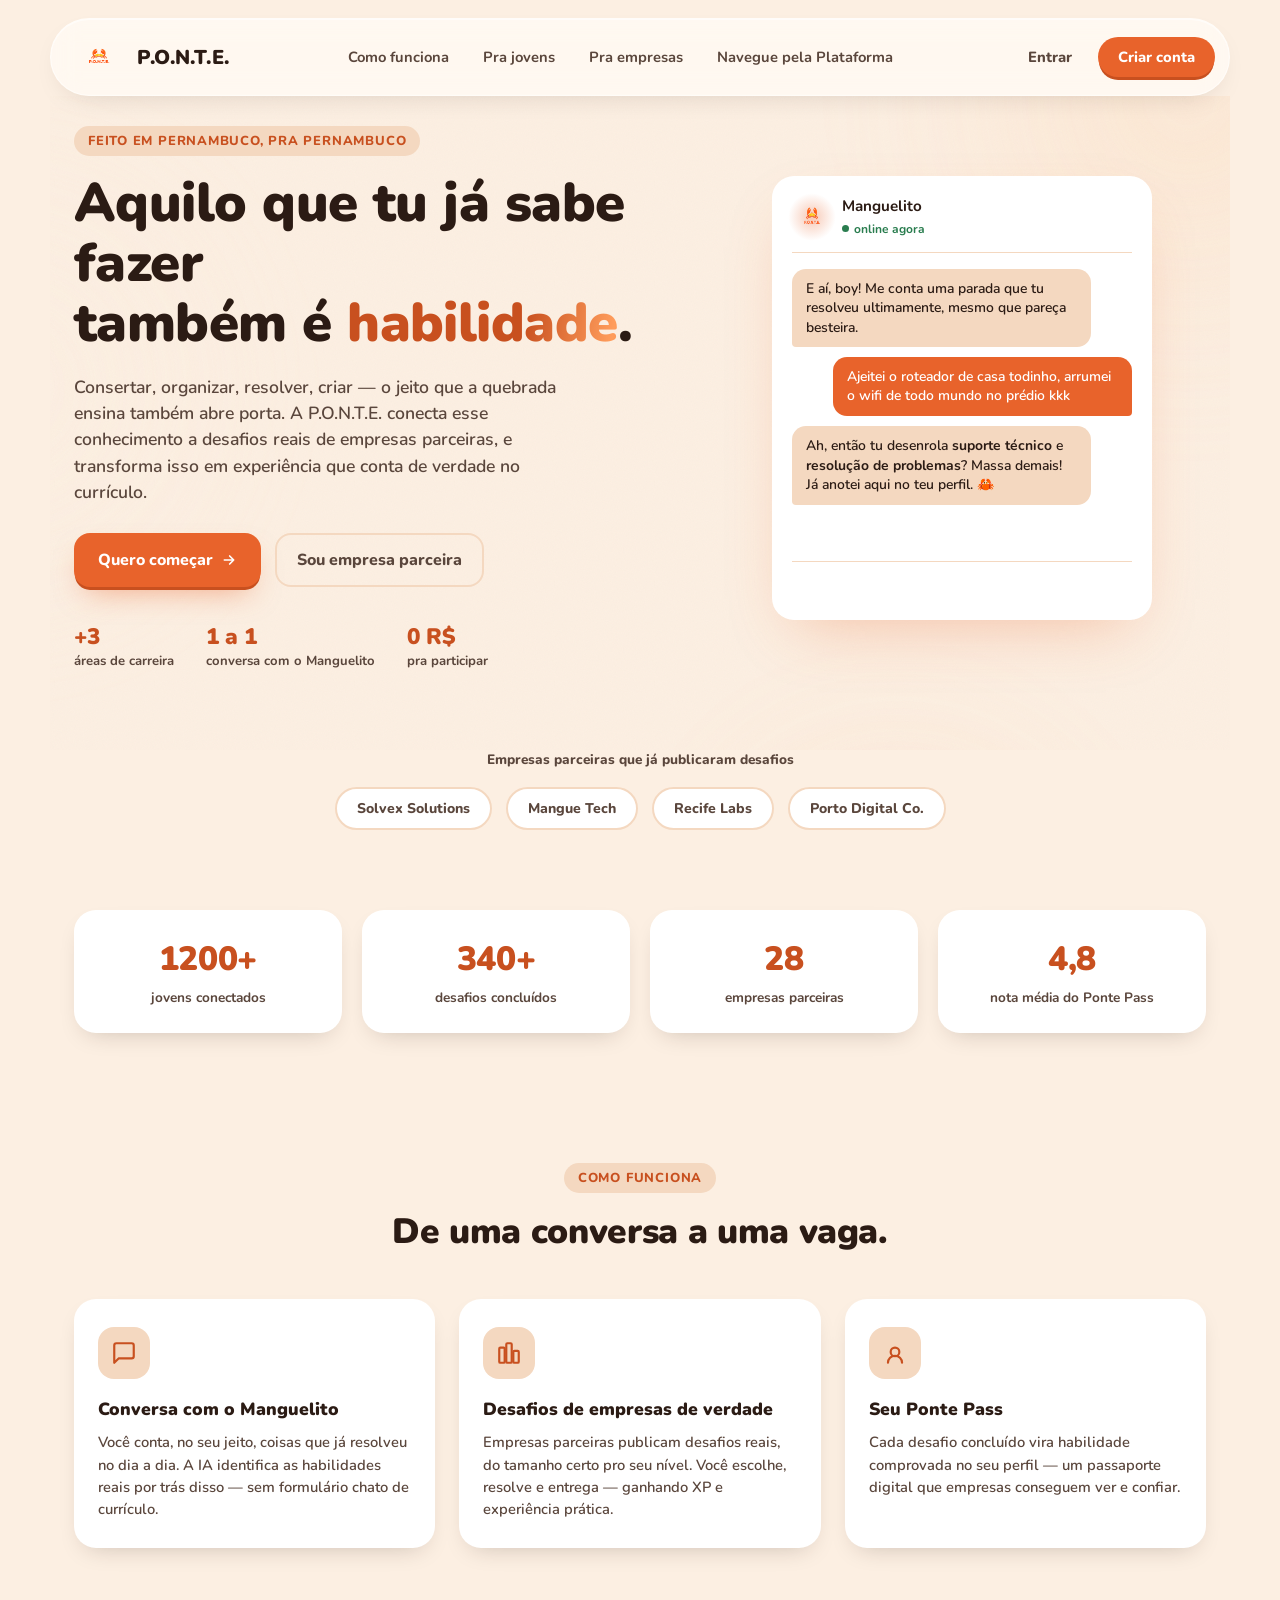
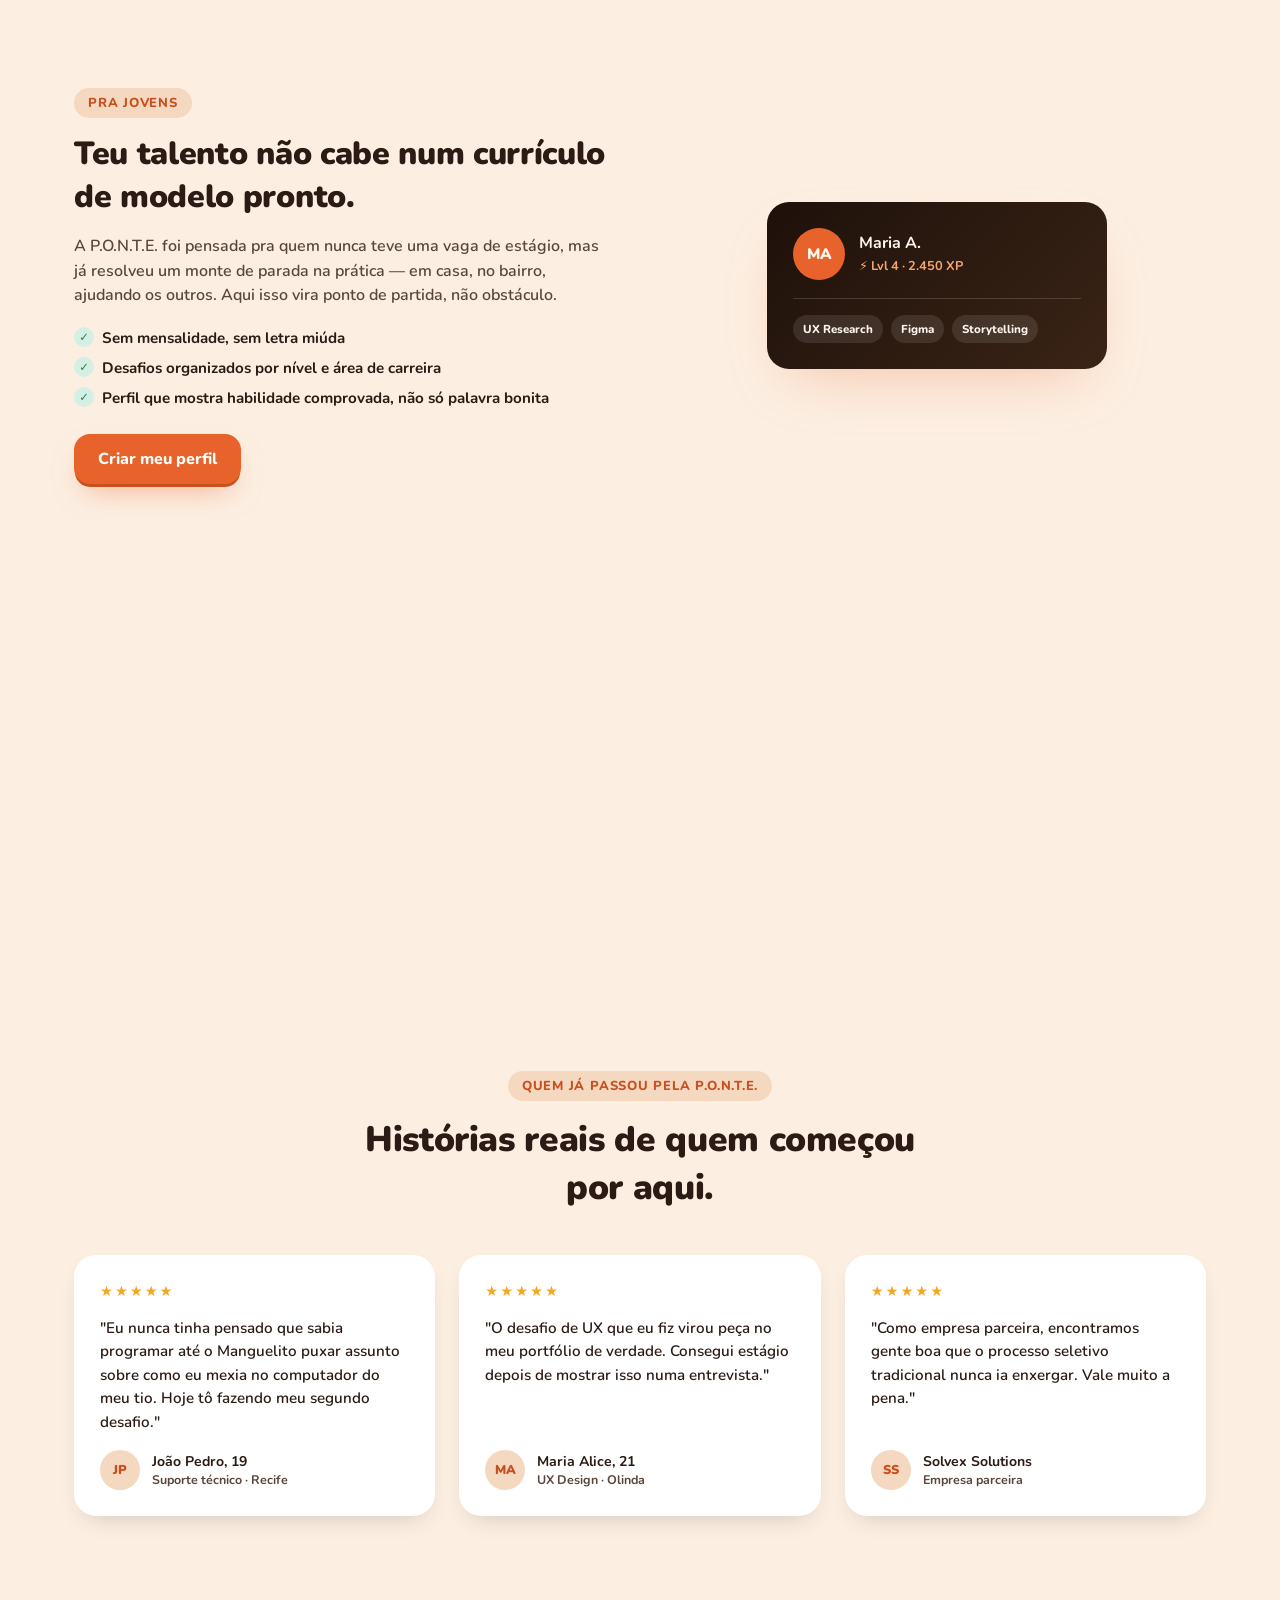
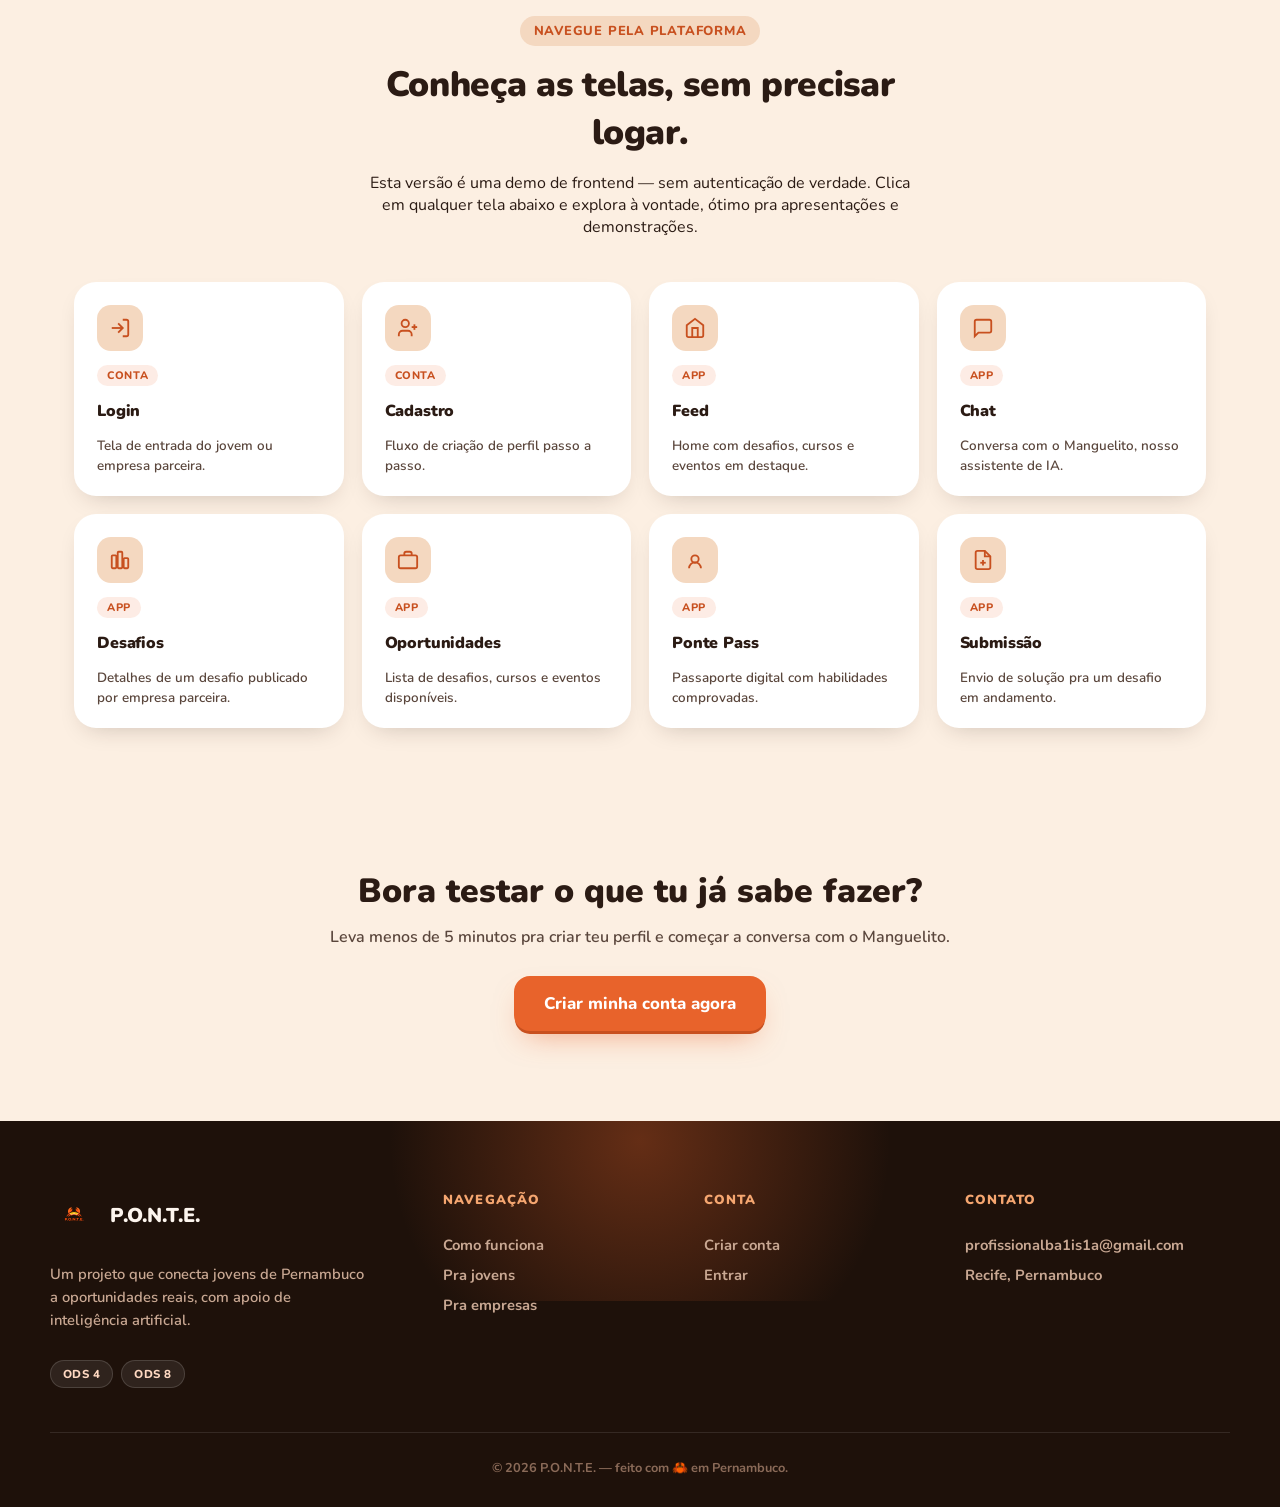
<file: frontend/index.html>
<!DOCTYPE html>
<html lang="pt-BR">
<head>
<meta charset="UTF-8" />
<meta name="viewport" content="width=device-width, initial-scale=1.0" />
  <link rel="icon" href="assets/favicon.ico?v=2" sizes="any" />
  <link rel="icon" href="assets/favicon-16.png?v=2" type="image/png" sizes="16x16" />
  <link rel="icon" href="assets/favicon-32.png?v=2" type="image/png" sizes="32x32" />
  <link rel="apple-touch-icon" href="assets/apple-touch-icon.png?v=2" />
<title>P.O.N.T.E.</title>
<meta name="description" content="P.O.N.T.E. transforma o que jovens de Pernambuco já sabem fazer em habilidades reconhecidas por empresas — com a ajuda do Manguelito, nosso assistente de IA." />
<link rel="preconnect" href="https://fonts.googleapis.com" />
<link rel="preconnect" href="https://fonts.gstatic.com" crossorigin />
<link href="https://fonts.googleapis.com/css2?family=Nunito:wght@400;600;700;800;900&display=swap" rel="stylesheet" />
<link rel="stylesheet" href="css/index.css" />
</head>
<body>

  <div class="nav-wrap">
    <header class="nav">
      <a href="index.html" class="nav-brand">
        <img src="assets/logo-1.png" alt="Mascote P.O.N.T.E." />
        <span>P.O.N.T.E.</span>
      </a>
      <nav class="nav-links">
        <a href="#como-funciona">Como funciona</a>
        <a href="#jovens">Pra jovens</a>
        <a href="#empresas">Pra empresas</a>
        <a href="#demo">Navegue pela Plataforma</a>
      </nav>
      <div class="nav-actions">
        <a href="login.html" class="nav-login">Entrar</a>
        <a href="cadastro.html" class="btn-nav">Criar conta</a>
      </div>
      <button class="nav-burger" id="navBurger" aria-label="Abrir menu" aria-expanded="false">
        <span></span><span></span><span></span>
      </button>
    </header>

    <div class="nav-mobile" id="navMobile">
      <a href="#como-funciona">Como funciona</a>
      <a href="#jovens">Pra jovens</a>
      <a href="#empresas">Pra empresas</a>
      <a href="#demo">Navegue pela Plataforma</a>
      <a href="login.html">Entrar</a>
      <a href="cadastro.html" class="btn-nav">Criar conta</a>
    </div>
  </div>

  <main>
    <section class="hero" id="hero">
      <div class="hero-aurora" aria-hidden="true">
        <span class="aurora a1"></span>
        <span class="aurora a2"></span>
        <span class="aurora a3"></span>
      </div>
      <div class="hero-grain" aria-hidden="true"></div>
      <div class="hero-blob" aria-hidden="true"></div>
      <div class="hero-text">
        <span class="eyebrow hero-in" style="--d:0">Feito em Pernambuco, pra Pernambuco</span>
        <h1 class="hero-title">
          <span class="line hero-in" style="--d:1">Aquilo que tu já sabe fazer</span>
          <span class="line hero-in" style="--d:2">também é <span class="accent shine">habilidade</span>.</span>
        </h1>
        <p class="lede hero-in" style="--d:3">Consertar, organizar, resolver, criar — o jeito que a quebrada ensina também abre porta. A P.O.N.T.E. conecta esse conhecimento a desafios reais de empresas parceiras, e transforma isso em experiência que conta de verdade no currículo.</p>
        <div class="hero-actions hero-in" style="--d:4">
          <a href="cadastro.html" class="btn-primary magnetic">Quero começar <svg width="16" height="16" viewBox="0 0 24 24" fill="none" stroke="currentColor" stroke-width="2.5" stroke-linecap="round" stroke-linejoin="round"><path d="M5 12h14M13 6l6 6-6 6"/></svg></a>
          <a href="#empresas" class="btn-ghost magnetic">Sou empresa parceira</a>
        </div>
        <div class="hero-proof hero-in" style="--d:5">
          <div><strong>+3</strong><span>áreas de carreira</span></div>
          <div><strong>1 a 1</strong><span>conversa com o Manguelito</span></div>
          <div><strong>0 R$</strong><span>pra participar</span></div>
        </div>
      </div>
      <div class="hero-card hero-in" style="--d:2" id="heroCard">
        <div class="chat-mock">
          <div class="chat-mock-head">
            <span class="avatar-glow"><img src="assets/logo-1.png" alt="" /></span>
            <div>
              <strong>Manguelito</strong>
              <span><i class="dot"></i> online agora</span>
            </div>
          </div>
          <div class="chat-mock-body" id="chatMockBody">
            <div class="bubble bot" data-t="1">E aí, boy! Me conta uma parada que tu resolveu ultimamente, mesmo que pareça besteira.</div>
            <div class="bubble user" data-t="2">Ajeitei o roteador de casa todinho, arrumei o wifi de todo mundo no prédio kkk</div>
            <div class="bubble bot" data-t="3">Ah, então tu desenrola <strong>suporte técnico</strong> e <strong>resolução de problemas</strong>? Massa demais! Já anotei aqui no teu perfil. 🦀</div>
            <div class="bubble typing" data-t="0" id="typingBubble"><span></span><span></span><span></span></div>
          </div>
          <div class="chat-mock-skills" id="chatMockSkills">
            <span data-t="4">+ Suporte técnico</span>
            <span data-t="5">+ Resolução de problemas</span>
          </div>
        </div>
      </div>
    </section>

    <section class="logos-strip" data-reveal>
      <span>Empresas parceiras que já publicaram desafios</span>
      <div class="logos-row">
        <div class="logo-chip">Solvex Solutions</div>
        <div class="logo-chip">Mangue Tech</div>
        <div class="logo-chip">Recife Labs</div>
        <div class="logo-chip">Porto Digital Co.</div>
      </div>
    </section>

    <section class="stats" data-reveal>
      <div class="stat-card"><strong data-count="1200" data-suffix="+">0</strong><span>jovens conectados</span></div>
      <div class="stat-card"><strong data-count="340" data-suffix="+">0</strong><span>desafios concluídos</span></div>
      <div class="stat-card"><strong data-count="28" data-suffix="">0</strong><span>empresas parceiras</span></div>
      <div class="stat-card"><strong data-count="4.8" data-suffix="">0</strong><span>nota média do Ponte Pass</span></div>
    </section>

    <section class="how" id="como-funciona">
      <div class="section-head" data-reveal>
        <span class="eyebrow">Como funciona</span>
        <h2>De uma conversa a uma vaga.</h2>
      </div>
      <div class="how-grid" data-reveal-group>
        <div class="how-card">
          <div class="how-icon"><svg width="26" height="26" viewBox="0 0 24 24" fill="none" stroke="currentColor" stroke-width="2" stroke-linecap="round" stroke-linejoin="round"><path d="M21 15a2 2 0 0 1-2 2H7l-4 4V5a2 2 0 0 1 2-2h14a2 2 0 0 1 2 2z"/></svg></div>
          <h3>Conversa com o Manguelito</h3>
          <p>Você conta, no seu jeito, coisas que já resolveu no dia a dia. A IA identifica as habilidades reais por trás disso — sem formulário chato de currículo.</p>
        </div>
        <div class="how-card">
          <div class="how-icon"><svg width="26" height="26" viewBox="0 0 24 24" fill="none" stroke="currentColor" stroke-width="2" stroke-linecap="round" stroke-linejoin="round"><rect x="3" y="7" width="5" height="14" rx="1"/><rect x="9.5" y="3" width="5" height="18" rx="1"/><rect x="16" y="10" width="5" height="11" rx="1"/></svg></div>
          <h3>Desafios de empresas de verdade</h3>
          <p>Empresas parceiras publicam desafios reais, do tamanho certo pro seu nível. Você escolhe, resolve e entrega — ganhando XP e experiência prática.</p>
        </div>
        <div class="how-card">
          <div class="how-icon"><svg width="26" height="26" viewBox="0 0 24 24" fill="none" stroke="currentColor" stroke-width="2" stroke-linecap="round" stroke-linejoin="round"><path d="M12 15a4 4 0 1 0 0-8 4 4 0 0 0 0 8z"/><path d="M5.5 21a6.5 6.5 0 0 1 13 0"/></svg></div>
          <h3>Seu Ponte Pass</h3>
          <p>Cada desafio concluído vira habilidade comprovada no seu perfil — um passaporte digital que empresas conseguem ver e confiar.</p>
        </div>
      </div>
    </section>

    <section class="split" id="jovens" data-reveal>
      <div class="split-text">
        <span class="eyebrow">Pra jovens</span>
        <h2>Teu talento não cabe num currículo de modelo pronto.</h2>
        <p>A P.O.N.T.E. foi pensada pra quem nunca teve uma vaga de estágio, mas já resolveu um monte de parada na prática — em casa, no bairro, ajudando os outros. Aqui isso vira ponto de partida, não obstáculo.</p>
        <ul class="check-list">
          <li>Sem mensalidade, sem letra miúda</li>
          <li>Desafios organizados por nível e área de carreira</li>
          <li>Perfil que mostra habilidade comprovada, não só palavra bonita</li>
        </ul>
        <a href="cadastro.html" class="btn-primary">Criar meu perfil</a>
      </div>
      <div class="split-card">
        <div class="pass-mini">
          <div class="pass-mini-top">
            <div class="pass-avatar">MA</div>
            <div>
              <strong>Maria A.</strong>
              <span>⚡ Lvl 4 · 2.450 XP</span>
            </div>
          </div>
          <div class="pass-mini-skills">
            <span>UX Research</span>
            <span>Figma</span>
            <span>Storytelling</span>
          </div>
        </div>
      </div>
    </section>

    <section class="split reverse" id="empresas" data-reveal>
      <div class="split-text">
        <span class="eyebrow">Pra empresas</span>
        <h2>Encontre talento antes que o mercado encontre.</h2>
        <p>Publique desafios reais e curtos, do tamanho de um projeto piloto, e veja como jovens talentosos de Pernambuco resolvem problemas de verdade da sua empresa — antes de qualquer processo seletivo formal.</p>
        <ul class="check-list">
          <li>Acesso a talentos que o recrutamento tradicional não alcança</li>
          <li>Relatórios de entrega e desempenho por desafio</li>
          <li>Marca associada a impacto social real (ODS 4 e ODS 8)</li>
        </ul>
        <a href="mailto:profissionalba1is1a@gmail.com?subject=Quero%20publicar%20um%20desafio%20na%20P.O.N.T.E." class="btn-primary">Quero publicar um desafio</a>
      </div>
      <div class="split-card">
        <div class="desafio-mini">
          <span class="type-pill-mini">Desafio</span>
          <h4>UX Design: E-commerce de Artesanato em Recife</h4>
          <div class="desafio-mini-tags">
            <span>Figma</span>
            <span>Storytelling</span>
          </div>
          <div class="desafio-mini-foot">
            <span>Solvex Solutions</span>
            <strong>+550 XP</strong>
          </div>
        </div>
      </div>
    </section>

    <section class="testimonials" data-reveal>
      <div class="section-head">
        <span class="eyebrow">Quem já passou pela P.O.N.T.E.</span>
        <h2>Histórias reais de quem começou por aqui.</h2>
      </div>
      <div class="testi-grid">
        <div class="testi-card">
          <span class="testi-stars">★★★★★</span>
          <p>"Eu nunca tinha pensado que sabia programar até o Manguelito puxar assunto sobre como eu mexia no computador do meu tio. Hoje tô fazendo meu segundo desafio."</p>
          <div class="testi-author">
            <div class="testi-avatar">JP</div>
            <div><strong>João Pedro, 19</strong><span>Suporte técnico · Recife</span></div>
          </div>
        </div>
        <div class="testi-card">
          <span class="testi-stars">★★★★★</span>
          <p>"O desafio de UX que eu fiz virou peça no meu portfólio de verdade. Consegui estágio depois de mostrar isso numa entrevista."</p>
          <div class="testi-author">
            <div class="testi-avatar">MA</div>
            <div><strong>Maria Alice, 21</strong><span>UX Design · Olinda</span></div>
          </div>
        </div>
        <div class="testi-card">
          <span class="testi-stars">★★★★★</span>
          <p>"Como empresa parceira, encontramos gente boa que o processo seletivo tradicional nunca ia enxergar. Vale muito a pena."</p>
          <div class="testi-author">
            <div class="testi-avatar">SS</div>
            <div><strong>Solvex Solutions</strong><span>Empresa parceira</span></div>
          </div>
        </div>
      </div>
    </section>

    <section class="demo-explore" id="demo" data-reveal>
      <div class="section-head" data-reveal>
        <span class="eyebrow">Navegue pela Plataforma</span>
        <h2>Conheça as telas, sem precisar logar.</h2>
        <p>Esta versão é uma demo de frontend — sem autenticação de verdade. Clica em qualquer tela abaixo e explora à vontade, ótimo pra apresentações e demonstrações.</p>
      </div>
      <div class="demo-grid" data-reveal-group>
        <a class="demo-card" href="login.html">
          <div class="demo-card-top">
            <div class="demo-icon"><svg width="22" height="22" viewBox="0 0 24 24" fill="none" stroke="currentColor" stroke-width="2"><path d="M15 3h4a2 2 0 0 1 2 2v14a2 2 0 0 1-2 2h-4"/><polyline points="10 17 15 12 10 7"/><line x1="15" y1="12" x2="3" y2="12"/></svg></div>
            <span class="demo-arrow"><svg width="18" height="18" viewBox="0 0 24 24" fill="none" stroke="currentColor" stroke-width="2.4" stroke-linecap="round" stroke-linejoin="round"><path d="M5 12h14M13 6l6 6-6 6"/></svg></span>
          </div>
          <span class="demo-tag">Conta</span>
          <h3>Login</h3>
          <p>Tela de entrada do jovem ou empresa parceira.</p>
        </a>

        <a class="demo-card" href="cadastro.html">
          <div class="demo-card-top">
            <div class="demo-icon"><svg width="22" height="22" viewBox="0 0 24 24" fill="none" stroke="currentColor" stroke-width="2"><path d="M16 21v-2a4 4 0 0 0-4-4H6a4 4 0 0 0-4 4v2"/><circle cx="9" cy="7" r="4"/><line x1="19" y1="8" x2="19" y2="14"/><line x1="22" y1="11" x2="16" y2="11"/></svg></div>
            <span class="demo-arrow"><svg width="18" height="18" viewBox="0 0 24 24" fill="none" stroke="currentColor" stroke-width="2.4" stroke-linecap="round" stroke-linejoin="round"><path d="M5 12h14M13 6l6 6-6 6"/></svg></span>
          </div>
          <span class="demo-tag">Conta</span>
          <h3>Cadastro</h3>
          <p>Fluxo de criação de perfil passo a passo.</p>
        </a>

        <a class="demo-card" href="feed.html">
          <div class="demo-card-top">
            <div class="demo-icon"><svg width="22" height="22" viewBox="0 0 24 24" fill="none" stroke="currentColor" stroke-width="2"><path d="M3 9l9-7 9 7v11a2 2 0 0 1-2 2H5a2 2 0 0 1-2-2z"/><polyline points="9 22 9 12 15 12 15 22"/></svg></div>
            <span class="demo-arrow"><svg width="18" height="18" viewBox="0 0 24 24" fill="none" stroke="currentColor" stroke-width="2.4" stroke-linecap="round" stroke-linejoin="round"><path d="M5 12h14M13 6l6 6-6 6"/></svg></span>
          </div>
          <span class="demo-tag">App</span>
          <h3>Feed</h3>
          <p>Home com desafios, cursos e eventos em destaque.</p>
        </a>

        <a class="demo-card" href="chat.html">
          <div class="demo-card-top">
            <div class="demo-icon"><svg width="22" height="22" viewBox="0 0 24 24" fill="none" stroke="currentColor" stroke-width="2"><path d="M21 15a2 2 0 0 1-2 2H7l-4 4V5a2 2 0 0 1 2-2h14a2 2 0 0 1 2 2z"/></svg></div>
            <span class="demo-arrow"><svg width="18" height="18" viewBox="0 0 24 24" fill="none" stroke="currentColor" stroke-width="2.4" stroke-linecap="round" stroke-linejoin="round"><path d="M5 12h14M13 6l6 6-6 6"/></svg></span>
          </div>
          <span class="demo-tag">App</span>
          <h3>Chat</h3>
          <p>Conversa com o Manguelito, nosso assistente de IA.</p>
        </a>

        <a class="demo-card" href="desafio.html?id=mock-1">
          <div class="demo-card-top">
            <div class="demo-icon"><svg width="22" height="22" viewBox="0 0 24 24" fill="none" stroke="currentColor" stroke-width="2"><rect x="3" y="7" width="5" height="14" rx="1"/><rect x="9.5" y="3" width="5" height="18" rx="1"/><rect x="16" y="10" width="5" height="11" rx="1"/></svg></div>
            <span class="demo-arrow"><svg width="18" height="18" viewBox="0 0 24 24" fill="none" stroke="currentColor" stroke-width="2.4" stroke-linecap="round" stroke-linejoin="round"><path d="M5 12h14M13 6l6 6-6 6"/></svg></span>
          </div>
          <span class="demo-tag">App</span>
          <h3>Desafios</h3>
          <p>Detalhes de um desafio publicado por empresa parceira.</p>
        </a>

        <a class="demo-card" href="oportunidades.html">
          <div class="demo-card-top">
            <div class="demo-icon"><svg width="22" height="22" viewBox="0 0 24 24" fill="none" stroke="currentColor" stroke-width="2"><rect x="2" y="7" width="20" height="14" rx="2"/><path d="M16 7V5a2 2 0 0 0-2-2h-4a2 2 0 0 0-2 2v2"/></svg></div>
            <span class="demo-arrow"><svg width="18" height="18" viewBox="0 0 24 24" fill="none" stroke="currentColor" stroke-width="2.4" stroke-linecap="round" stroke-linejoin="round"><path d="M5 12h14M13 6l6 6-6 6"/></svg></span>
          </div>
          <span class="demo-tag">App</span>
          <h3>Oportunidades</h3>
          <p>Lista de desafios, cursos e eventos disponíveis.</p>
        </a>

        <a class="demo-card" href="pontepass.html">
          <div class="demo-card-top">
            <div class="demo-icon"><svg width="22" height="22" viewBox="0 0 24 24" fill="none" stroke="currentColor" stroke-width="2"><path d="M12 15a4 4 0 1 0 0-8 4 4 0 0 0 0 8z"/><path d="M5.5 21a6.5 6.5 0 0 1 13 0"/></svg></div>
            <span class="demo-arrow"><svg width="18" height="18" viewBox="0 0 24 24" fill="none" stroke="currentColor" stroke-width="2.4" stroke-linecap="round" stroke-linejoin="round"><path d="M5 12h14M13 6l6 6-6 6"/></svg></span>
          </div>
          <span class="demo-tag">App</span>
          <h3>Ponte Pass</h3>
          <p>Passaporte digital com habilidades comprovadas.</p>
        </a>

        <a class="demo-card" href="submissao.html">
          <div class="demo-card-top">
            <div class="demo-icon"><svg width="22" height="22" viewBox="0 0 24 24" fill="none" stroke="currentColor" stroke-width="2"><path d="M14 2H6a2 2 0 0 0-2 2v16a2 2 0 0 0 2 2h12a2 2 0 0 0 2-2V8z"/><polyline points="14 2 14 8 20 8"/><line x1="12" y1="18" x2="12" y2="12"/><line x1="9" y1="15" x2="15" y2="15"/></svg></div>
            <span class="demo-arrow"><svg width="18" height="18" viewBox="0 0 24 24" fill="none" stroke="currentColor" stroke-width="2.4" stroke-linecap="round" stroke-linejoin="round"><path d="M5 12h14M13 6l6 6-6 6"/></svg></span>
          </div>
          <span class="demo-tag">App</span>
          <h3>Submissão</h3>
          <p>Envio de solução pra um desafio em andamento.</p>
        </a>
      </div>
    </section>

    <section class="cta-final" data-reveal>
      <h2>Bora testar o que tu já sabe fazer?</h2>
      <p>Leva menos de 5 minutos pra criar teu perfil e começar a conversa com o Manguelito.</p>
      <a href="cadastro.html" class="btn-primary lg">Criar minha conta agora</a>
    </section>
  </main>

  <footer class="foot">
    <div class="foot-glow" aria-hidden="true"></div>
    <div class="foot-inner">
      <div class="foot-col foot-col-brand">
        <div class="foot-brand">
          <img src="assets/logo-1.png" alt="Mascote P.O.N.T.E." />
          <span>P.O.N.T.E.</span>
        </div>
        <p>Um projeto que conecta jovens de Pernambuco a oportunidades reais, com apoio de inteligência artificial.</p>
        <div class="foot-badges">
          <span>ODS 4</span>
          <span>ODS 8</span>
        </div>
      </div>
      <div class="foot-col">
        <h4>Navegação</h4>
        <a href="#como-funciona">Como funciona</a>
        <a href="#jovens">Pra jovens</a>
        <a href="#empresas">Pra empresas</a>
      </div>
      <div class="foot-col">
        <h4>Conta</h4>
        <a href="cadastro.html">Criar conta</a>
        <a href="login.html">Entrar</a>
      </div>
      <div class="foot-col">
        <h4>Contato</h4>
        <a href="mailto:profissionalba1is1a@gmail.com">profissionalba1is1a@gmail.com</a>
        <span class="foot-loc">Recife, Pernambuco</span>
      </div>
    </div>
    <div class="foot-bottom">
      <span class="foot-copy">© 2026 P.O.N.T.E. — feito com 🦀 em Pernambuco.</span>
    </div>
  </footer>

  <script src="js/index.js"></script>
</body>
</html>
</file>
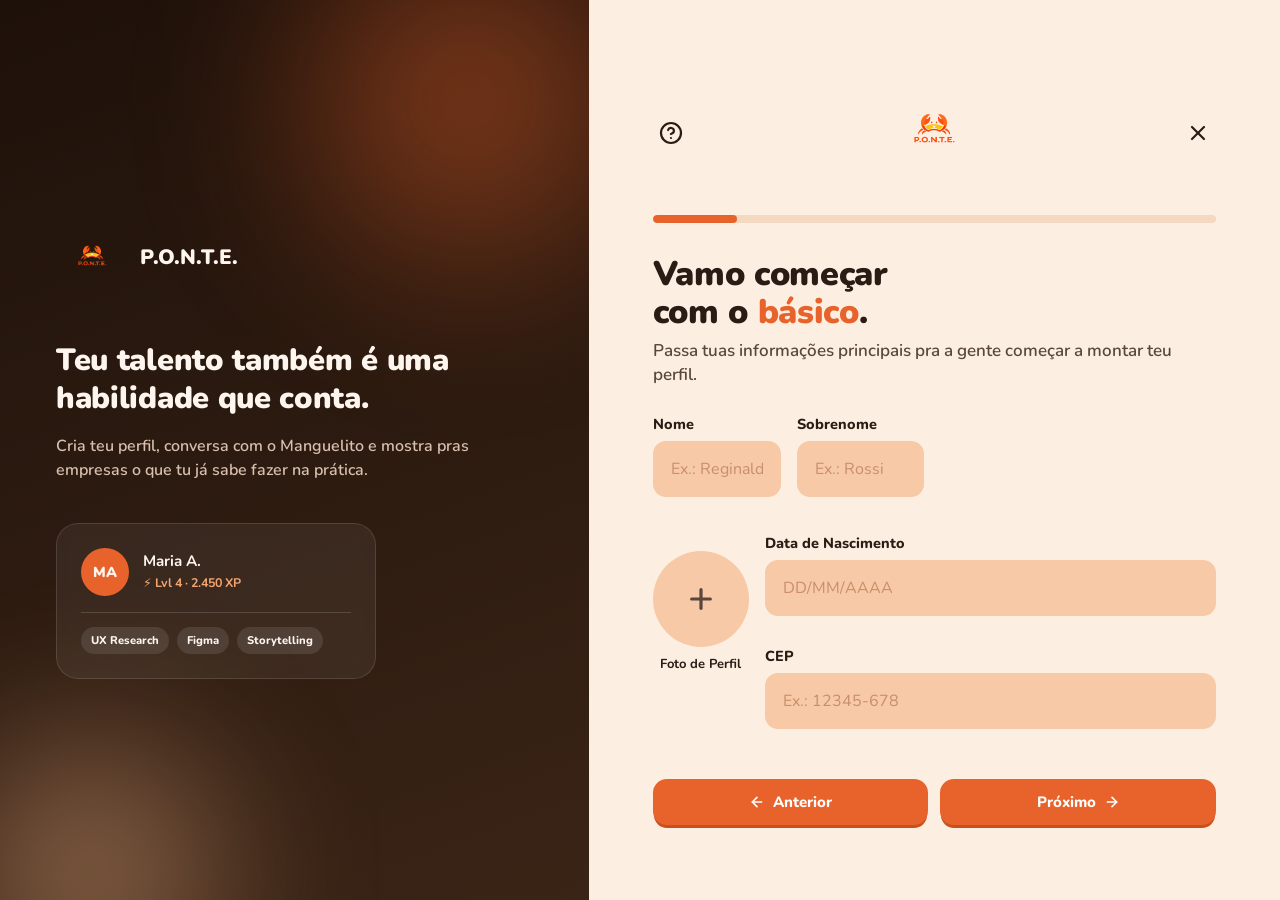
<file: frontend/cadastro.html>
<!DOCTYPE html>
  <html lang="pt-BR">
  <head>
  <meta charset="UTF-8" />
  <meta name="viewport" content="width=device-width, initial-scale=1.0" />
  <link rel="icon" href="assets/favicon.ico?v=2" sizes="any" />
  <link rel="icon" href="assets/favicon-16.png?v=2" type="image/png" sizes="16x16" />
  <link rel="icon" href="assets/favicon-32.png?v=2" type="image/png" sizes="32x32" />
  <link rel="apple-touch-icon" href="assets/apple-touch-icon.png?v=2" />
  <title>P.O.N.T.E.</title>
  <link rel="preconnect" href="https://fonts.googleapis.com" />
  <link rel="preconnect" href="https://fonts.gstatic.com" crossorigin />
  <link href="https://fonts.googleapis.com/css2?family=Nunito:wght@400;600;700;800;900&display=swap" rel="stylesheet" />
  <link rel="stylesheet" href="css/cadastro.css"/>
  </head>
  <body>
  <div class="auth-shell">
    <aside class="auth-visual" aria-hidden="true">
      <div class="auth-aurora">
        <span class="aaurora a1"></span>
        <span class="aaurora a2"></span>
      </div>
      <div class="auth-visual-content">
        <a href="index.html" class="auth-logo">
          <img src="assets/logo-1.png" alt="" />
          <span>P.O.N.T.E.</span>
        </a>
        <h2>Teu talento também é uma habilidade que conta.</h2>
        <p>Cria teu perfil, conversa com o Manguelito e mostra pras empresas o que tu já sabe fazer na prática.</p>
        <div class="auth-visual-card">
          <div class="pass-mini">
            <div class="pass-mini-top">
              <div class="pass-avatar">MA</div>
              <div>
                <strong>Maria A.</strong>
                <span>⚡ Lvl 4 · 2.450 XP</span>
              </div>
            </div>
            <div class="pass-mini-skills">
              <span>UX Research</span>
              <span>Figma</span>
              <span>Storytelling</span>
            </div>
          </div>
        </div>
      </div>
    </aside>
  <main class="card" id="card" role="main">
    <div class="card-box">
      <header class="topbar">
        <button type="button" class="icon-btn" aria-label="Ajuda" data-toast="Precisa de ajuda? Estamos aqui 🦀">
          <svg viewBox="0 0 24 24" fill="none" stroke="currentColor" stroke-width="2.2" stroke-linecap="round" stroke-linejoin="round"><circle cx="12" cy="12" r="10"/><path d="M9.09 9a3 3 0 0 1 5.83 1c0 2-3 3-3 3"/><line x1="12" y1="17" x2="12.01" y2="17"/></svg>
        </button>
        <a class="brand" href="index.html">
          <img src="assets/logo-1.png" alt="Mascote P.O.N.T.E." width="88" height="88" />
        </a>
        <a href="index.html" class="icon-btn" aria-label="Voltar para a página inicial">
          <svg viewBox="0 0 24 24" fill="none" stroke="currentColor" stroke-width="2.2" stroke-linecap="round" stroke-linejoin="round"><line x1="18" y1="6" x2="6" y2="18"/><line x1="6" y1="6" x2="18" y2="18"/></svg>
        </a>
      </header>
      <div class="progress" role="progressbar" aria-valuemin="0" aria-valuemax="100" aria-valuenow="15">
        <div class="progress-bar" id="progressBar" style="width:15%"></div>
      </div>
      <div id="stepRoot"></div>
    </div>
  </main>
  <div class="toast" id="toast" role="status" aria-live="polite"></div>
  </div>
  <script src="js/config.js"></script>
  <script src="js/api.js"></script>
  <script src="js/cadastro.js"></script>
  </body>
  </html>
</file>
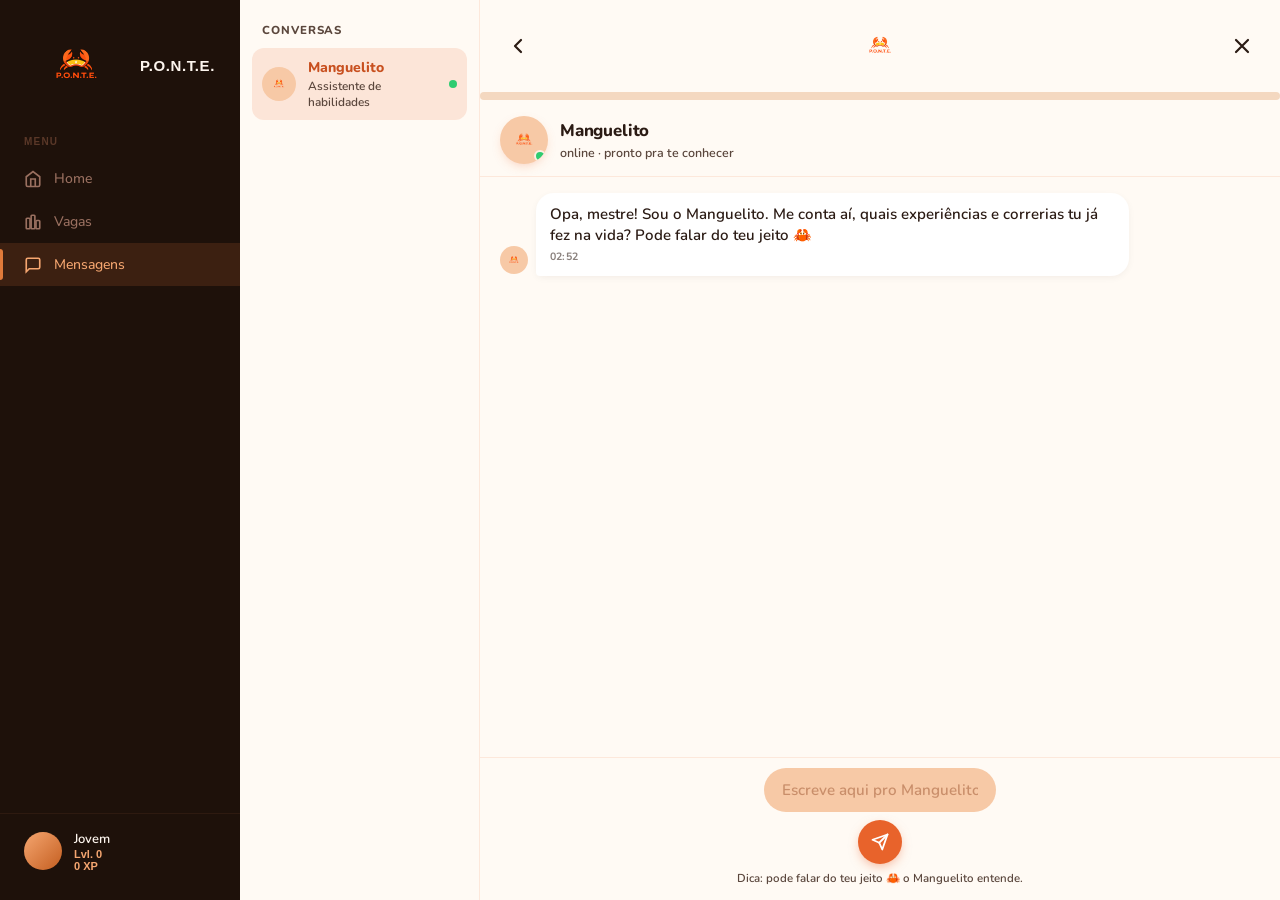
<file: frontend/chat.html>
<!doctype html>
<html lang="pt-BR">
<head>
  <meta charset="utf-8" />
  <meta name="viewport" content="width=device-width, initial-scale=1, viewport-fit=cover" />
  <link rel="icon" href="assets/favicon.ico?v=2" sizes="any" />
  <link rel="icon" href="assets/favicon-16.png?v=2" type="image/png" sizes="16x16" />
  <link rel="icon" href="assets/favicon-32.png?v=2" type="image/png" sizes="32x32" />
  <link rel="apple-touch-icon" href="assets/apple-touch-icon.png?v=2" />
  <title>P.O.N.T.E.</title>
  <link rel="preconnect" href="https://fonts.googleapis.com" />
  <link rel="preconnect" href="https://fonts.gstatic.com" crossorigin />
  <link href="https://fonts.googleapis.com/css2?family=Nunito:wght@400;600;700;800;900&display=swap" rel="stylesheet" />
  <link rel="stylesheet" href="css/styles.css" />
  <link rel="stylesheet" href="css/sidebar.css" />
  <link rel="stylesheet" href="css/chat.css" />
</head>
<body>
  <div class="chat-app">
    <aside class="sidebar">
      <div class="sidebar-logo">
        <img src="assets/logo-1.png" alt="P.O.N.T.E. logo" class="logo-img">
      <span class="logo-wordmark">P.O.N.T.E.</span>
      </div>

      <div class="nav-section-label">Menu</div>

      <div class="nav-item" data-page="home">
        <svg width="18" height="18" fill="none" viewBox="0 0 24 24" stroke="currentColor" stroke-width="2.2"><path d="M3 9l9-7 9 7v11a2 2 0 0 1-2 2H5a2 2 0 0 1-2-2z"/><polyline points="9 22 9 12 15 12 15 22"/></svg>
        Home
      </div>

      <div class="nav-item" data-page="vagas">
        <svg width="18" height="18" fill="none" viewBox="0 0 24 24" stroke="currentColor" stroke-width="2.2"><rect x="3" y="7" width="5" height="14" rx="1"/><rect x="9.5" y="3" width="5" height="18" rx="1"/><rect x="16" y="10" width="5" height="11" rx="1"/></svg>
        Vagas
      </div>

      <div class="nav-item active" data-page="mensagens">
        <svg width="18" height="18" fill="none" viewBox="0 0 24 24" stroke="currentColor" stroke-width="2.2"><path d="M21 15a2 2 0 0 1-2 2H7l-4 4V5a2 2 0 0 1 2-2h14a2 2 0 0 1 2 2z"/></svg>
        Mensagens
      </div>

      <div class="sidebar-spacer"></div>

      <div class="sidebar-user">
        <div class="user-avatar"></div>
        <div class="user-info">
          <div class="name" id="sidebar-nome">Jovem</div>
          <div class="lvl" id="sidebar-nivel">Lvl. 0</div>
          <div class="lvl" id="sidebar-xp">0 XP</div>
        </div>
      </div>
    </aside>

    <aside class="chat-contacts">
      <div class="chat-contacts-label">Conversas</div>
      <nav class="chat-contacts-list">
        <a class="chat-contact active" href="chat.html">
          <span class="chat-contact-avatar"><img src="assets/logo-1.png" alt="" /></span>
          <span class="chat-contact-info">
            <strong>Manguelito</strong>
            <span>Assistente de habilidades</span>
          </span>
          <span class="chat-contact-dot"></span>
        </a>
      </nav>
    </aside>

    <main class="card chat-card" role="main" aria-label="Conversa com o Manguelito">
      <header class="topbar">
        <button class="icon-btn" type="button" aria-label="Voltar" id="btnBack">
          <svg viewBox="0 0 24 24" fill="none" stroke="currentColor" stroke-width="2.2" stroke-linecap="round" stroke-linejoin="round"><path d="M15 18l-6-6 6-6"/></svg>
        </button>
        <div class="brand">
          <img src="assets/logo-1.png" alt="Mascote P.O.N.T.E." />
        </div>
        <button class="icon-btn" type="button" aria-label="Fechar" id="btnClose">
          <svg viewBox="0 0 24 24" fill="none" stroke="currentColor" stroke-width="2.2" stroke-linecap="round" stroke-linejoin="round"><path d="M18 6L6 18M6 6l12 12"/></svg>
        </button>
      </header>

      <div class="progress" role="progressbar" aria-valuemin="0" aria-valuemax="100" aria-valuenow="50" id="progressBar">
        <div class="progress-fill" id="progressFill" style="width: 50%"></div>
      </div>

      <section class="chat-header">
        <div class="chat-avatar">
          <img src="assets/logo-1.png" alt="Manguelito" />
          <span class="status-dot" aria-hidden="true"></span>
        </div>
        <div class="chat-meta">
          <h1>Manguelito</h1>
          <p><span class="typing-text" id="statusText">online · pronto pra te conhecer</span></p>
        </div>
      </section>

      <section class="chat-stream" id="chatStream" aria-live="polite" aria-label="Conversa">
        </section>

      <form class="composer" id="composer" autocomplete="off">
        <input id="msgInput" type="text" placeholder="Escreve aqui pro Manguelito…" autocomplete="off" maxlength="500" aria-label="Sua mensagem" />
        <button type="submit" class="send-btn" aria-label="Enviar mensagem" id="sendBtn">
          <svg viewBox="0 0 24 24" fill="none" stroke="currentColor" stroke-width="2.4" stroke-linecap="round" stroke-linejoin="round"><path d="M22 2L11 13"/><path d="M22 2l-7 20-4-9-9-4 20-7z"/></svg>
        </button>
      </form>

      <div class="hint" id="hint">Dica: pode falar do teu jeito 🦀 o Manguelito entende.</div>
    </main>
  </div>

  <div id="toast" class="toast" role="status" aria-live="polite"></div>

  <script src="js/config.js"></script>
  <script src="js/nav.js"></script>
  <script src="js/chat.js"></script>
</body>
</html>
</file>
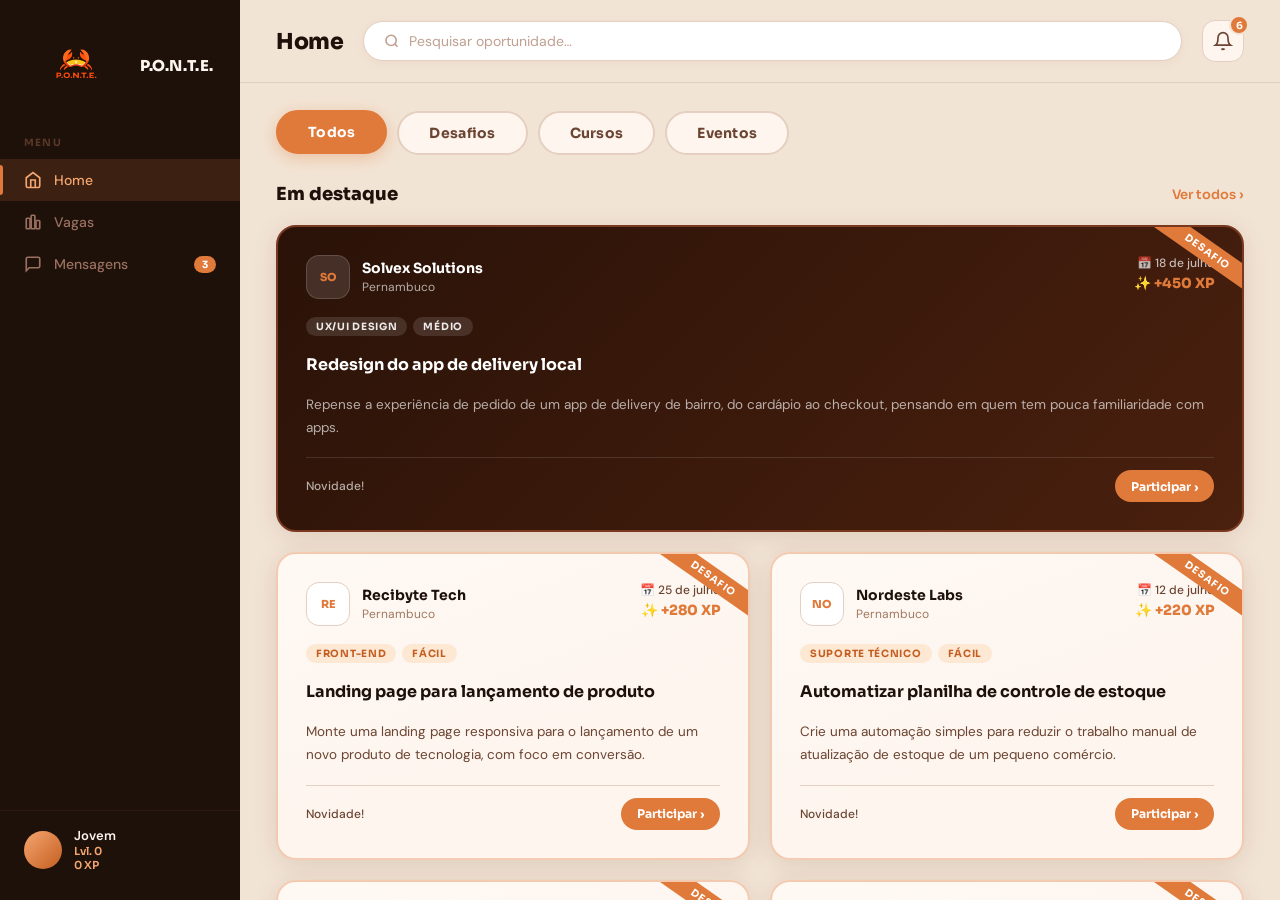
<file: frontend/feed.html>
<!DOCTYPE html>
<html lang="pt-BR">
<head>
  <meta charset="UTF-8">
  <meta name="viewport" content="width=device-width, initial-scale=1.0">
  <link rel="icon" href="assets/favicon.ico?v=2" sizes="any" />
  <link rel="icon" href="assets/favicon-16.png?v=2" type="image/png" sizes="16x16" />
  <link rel="icon" href="assets/favicon-32.png?v=2" type="image/png" sizes="32x32" />
  <link rel="apple-touch-icon" href="assets/apple-touch-icon.png?v=2" />
  <title>P.O.N.T.E.</title>
  <link rel="stylesheet" href="css/sidebar.css">
  <link rel="stylesheet" href="css/feed.css">
  <link href="https://fonts.googleapis.com/css2?family=Sora:wght@400;600;700;800&family=DM+Sans:wght@400;500&display=swap" rel="stylesheet">
</head>
<body>
 
  
  <aside class="sidebar">
    <div class="sidebar-logo">
      <img src="assets/logo-1.png" alt="P.O.N.T.E. logo" class="logo-img">
      <span class="logo-wordmark">P.O.N.T.E.</span>
    </div>
 
    <div class="nav-section-label">Menu</div>
 
    <div class="nav-item active" data-page="home">
      <svg width="18" height="18" fill="none" viewBox="0 0 24 24" stroke="currentColor" stroke-width="2.2"><path d="M3 9l9-7 9 7v11a2 2 0 0 1-2 2H5a2 2 0 0 1-2-2z"/><polyline points="9 22 9 12 15 12 15 22"/></svg>
      Home
    </div>

    <div class="nav-item" data-page="vagas">
      <svg width="18" height="18" fill="none" viewBox="0 0 24 24" stroke="currentColor" stroke-width="2.2"><rect x="3" y="7" width="5" height="14" rx="1"/><rect x="9.5" y="3" width="5" height="18" rx="1"/><rect x="16" y="10" width="5" height="11" rx="1"/></svg>
      Vagas
    </div>
 
    <div class="nav-item" data-page="mensagens">
      <svg width="18" height="18" fill="none" viewBox="0 0 24 24" stroke="currentColor" stroke-width="2.2"><path d="M21 15a2 2 0 0 1-2 2H7l-4 4V5a2 2 0 0 1 2-2h14a2 2 0 0 1 2 2z"/></svg>
      Mensagens
      <span class="nav-badge" id="msg-badge">3</span>
    </div>
 
 
    <div class="sidebar-spacer"></div>
 
    <div class="sidebar-user">
      <div class="user-avatar"></div>
      <div class="user-info">
        <div class="name" id="sidebar-nome">Jovem</div>
        <div class="lvl" id="sidebar-nivel">Lvl. 0</div>
        <div class="lvl" id="sidebar-xp">0 XP</div>
      </div>
    </div>
  </aside>
 

  <div class="main">
 
    <div class="topbar">
      <div class="topbar-title">Home</div>
 
      <div class="search-bar">
        <svg width="16" height="16" fill="none" viewBox="0 0 24 24" stroke="#c0a090" stroke-width="2.5"><circle cx="11" cy="11" r="8"/><line x1="21" y1="21" x2="16.65" y2="16.65"/></svg>
        <input type="text" placeholder="Pesquisar oportunidade…">
      </div>
 
      <div class="topbar-notif" id="notif-btn">
        <svg width="20" height="20" fill="none" viewBox="0 0 24 24" stroke="currentColor" stroke-width="2"><path d="M18 8A6 6 0 0 0 6 8c0 7-3 9-3 9h18s-3-2-3-9"/><path d="M13.73 21a2 2 0 0 1-3.46 0"/></svg>
        <span class="notif-badge" id="notif-count">6</span>
 
        
        <div class="notif-dropdown" id="notif-dropdown">
          <div class="notif-header">
            <span>Notificações</span>
            <span class="notif-mark-all">Marcar todas como lidas</span>
          </div>
          <div class="notif-item unread">
            <div class="notif-dot"></div>
            <div class="notif-content">
              <p><strong>Solvex Solutions</strong> comentou no seu desafio.</p>
              <span>há 5 min</span>
            </div>
          </div>
          <div class="notif-item unread">
            <div class="notif-dot"></div>
            <div class="notif-content">
              <p>Você ganhou <strong>+550 XP</strong> no desafio de e-commerce.</p>
              <span>há 1h</span>
            </div>
          </div>
          <div class="notif-item unread">
            <div class="notif-dot"></div>
            <div class="notif-content">
              <p>Novo curso disponível: <strong>UX Research</strong>.</p>
              <span>há 3h</span>
            </div>
          </div>
          <div class="notif-item unread">
            <div class="notif-dot"></div>
            <div class="notif-content">
              <p><strong>Evento</strong> Hackathon Nordeste começa em 2 dias.</p>
              <span>há 5h</span>
            </div>
          </div>
          <div class="notif-item unread">
            <div class="notif-dot"></div>
            <div class="notif-content">
              <p>Solvex Sollutions visualizou seu perfil.</p>
              <span>há 8h</span>
            </div>
          </div>
          <div class="notif-item unread">
            <div class="notif-dot"></div>
            <div class="notif-content">
              <p>Você subiu para o <strong>LVL 4</strong>! Parabéns!</p>
              <span>ontem</span>
            </div>
          </div>
        </div>
      </div>
    </div>

    <div class="content">
 
     
      <div class="pills">
        <div class="pill active" data-filter="all">Todos</div>
        <div class="pill" data-filter="desafio">Desafios</div>
        <div class="pill" data-filter="curso">Cursos</div>
        <div class="pill" data-filter="evento">Eventos</div>
      </div>
 
      
      <div class="section-header">
        <div class="section-title">Em destaque</div>
        <div class="see-all">Ver todos ›</div>
      </div>
 
      
      <div class="cards-grid" id="cards-grid">
         </div>
    </div>
  </div>
 
  <script src="js/config.js"></script>
  <script src="js/nav.js"></script>
  <script src="js/feed.js"></script>
</body>
</html>
</file>
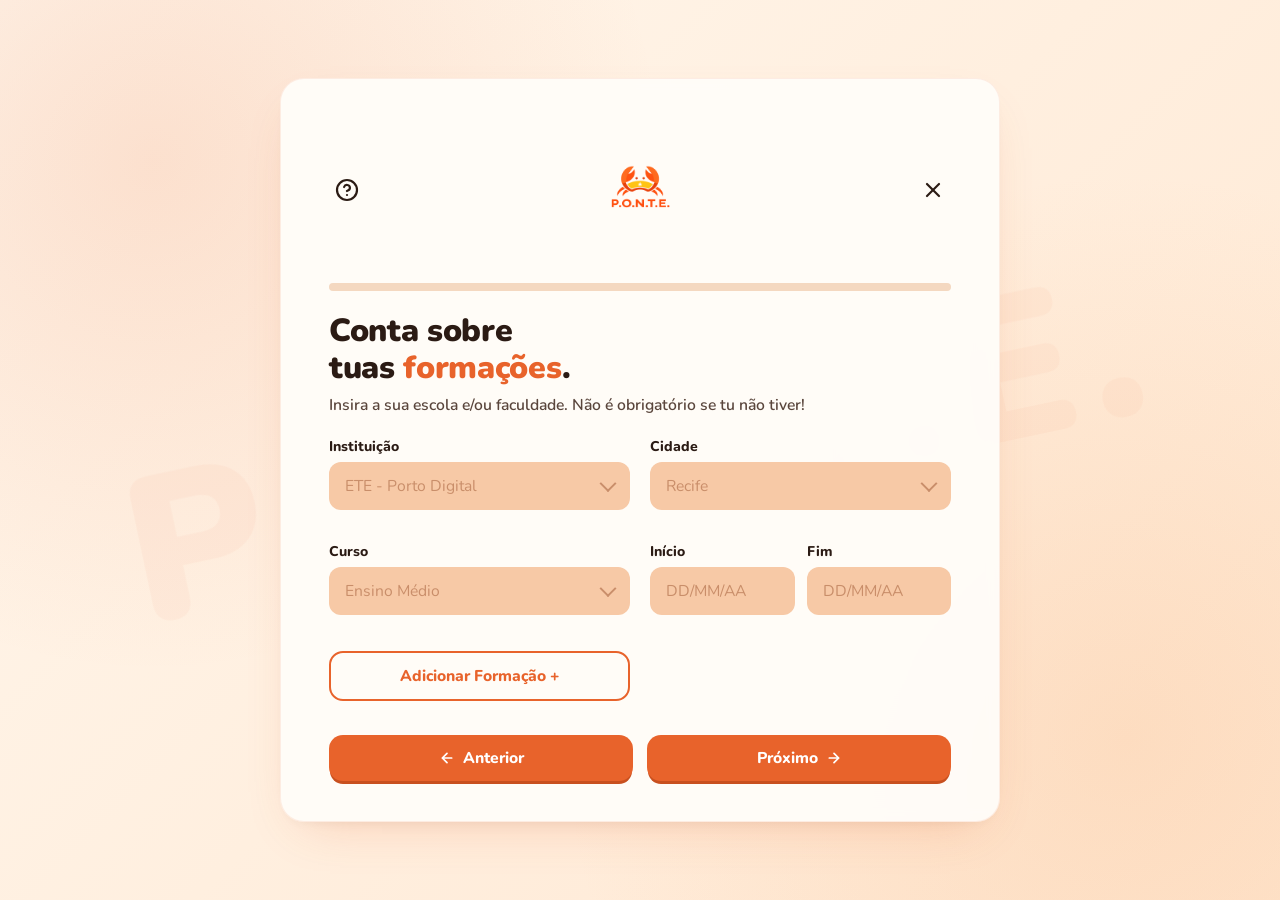
<file: frontend/formacoes.html>
<!doctype html>
<html lang="pt-BR">
<head>
  <meta charset="utf-8" />
  <meta name="viewport" content="width=device-width, initial-scale=1" />
  <title>P.O.N.T.E. — Conta sobre tuas formações</title>
  <meta name="description" content="Adicione suas formações: instituição, cidade, curso e período." />
  <link rel="preconnect" href="https://fonts.googleapis.com">
  <link rel="preconnect" href="https://fonts.gstatic.com" crossorigin>
  <link href="https://fonts.googleapis.com/css2?family=Nunito:wght@400;600;700;800;900&display=swap" rel="stylesheet">
  <link rel="stylesheet" href="css/styles.css" />
  <link rel="stylesheet" href="css/desktop.css" />
  <link rel="stylesheet" href="css/formacoes.css" />
</head>
<body>
  <main class="card" role="main">
    <header class="topbar">
      <button type="button" class="icon-btn" id="helpBtn" aria-label="Ajuda">
        <svg viewBox="0 0 24 24" fill="none" stroke="currentColor" stroke-width="2.2" stroke-linecap="round" stroke-linejoin="round"><circle cx="12" cy="12" r="10"/><path d="M9.09 9a3 3 0 0 1 5.83 1c0 2-3 3-3 3"/><line x1="12" y1="17" x2="12.01" y2="17"/></svg>
      </button>
      <div class="brand">
        <img src="assets/logo-1.png" alt="Mascote P.O.N.T.E." width="56" height="56" />
      </div>
      <button type="button" class="icon-btn" id="closeBtn" aria-label="Fechar">
        <svg viewBox="0 0 24 24" fill="none" stroke="currentColor" stroke-width="2.2" stroke-linecap="round" stroke-linejoin="round"><line x1="18" y1="6" x2="6" y2="18"/><line x1="6" y1="6" x2="18" y2="18"/></svg>
      </button>
    </header>

    <div class="progress" role="progressbar" aria-valuemin="0" aria-valuemax="100" aria-valuenow="65">
      <div class="progress-bar" id="progressBar" style="width:65%"></div>
    </div>

    <h1 class="title">Conta sobre<br/>tuas <span class="accent">formações</span>.</h1>
    <p class="subtitle">Insira a sua escola e/ou faculdade. Não é obrigatório se tu não tiver!</p>

    <form id="form" novalidate>
      <div class="field">
        <label for="instituicao">Instituição</label>
        <div class="select-wrap">
          <select id="instituicao" name="instituicao" class="placeholder">
            <option value="" disabled selected hidden>ETE - Porto Digital</option>
            <option value="ETE - Porto Digital">ETE - Porto Digital</option>
            <option value="FAFIRE">UNIFAFIRE</option>
            <option value="UNINASSAU">UNINASSAU</option>
            <option value="UNIBRA">UNIBRA</option>
            <option value="UFPR">UFPR</option>
            <option value="UFPE">UFPE</option>
            <option value="UFRPE">UFRPE</option>
            <option value="UPE">UPE</option>
            <option value="CESAR School">CESAR School</option>
            <option value="IFPE">IFPE</option>
            <option value="UNICAP">UNICAP</option>
            <option value="Outra">Outra</option>
          </select>
        </div>
        <p class="error" id="instituicao-error"></p>
      </div>

      <div class="field">
        <label for="cidade">Cidade</label>
        <div class="select-wrap">
          <select id="cidade" name="cidade" class="placeholder">
            <option value="" disabled selected hidden>Recife</option>
            <option value="Recife">Recife</option>
            <option value="Olinda">Olinda</option>
            <option value="Igarassu">Igarassu</option>
            <option value="ABREU E LIMA">Abreu e Lima</option>
            <option value="Jaboatão dos Guararapes">Jaboatão dos Guararapes</option>
            <option value="Caruaru">Caruaru</option>
            <option value="Petrolina">Petrolina</option>
            <option value="Paulista">Paulista</option>
            <option value="Outra">Outra</option>
          </select>
        </div>
        <p class="error" id="cidade-error"></p>
      </div>

      <div class="field">
        <label for="curso">Curso</label>
        <div class="select-wrap">
          <select id="curso" name="curso" class="placeholder">
            <option value="" disabled selected hidden>Ensino Médio</option>
            <option value="Ensino Médio">Ensino Médio</option>
            <option value="Análise e Desenvolvimento de Sistemas">Análise e Desenvolvimento de Sistemas</option>
            <option value="Técnico em Informática">Técnico em Informática</option>
            <option value="Técnico em Redes de Computadores">Técnico em Redes de Computadores</option>
            <option value="Ciencias da Computação">Ciencias da Computação</option>
            <option value="Sistemas para Internet">Sistemas para Internet</option>
            <option value="Técnico em Administração">Técnico em Administração</option>
            <option value="Direito">Direito</option>
            <option value="Letras">Letras</option>            
            <option value="Engenharia">Engenharia</option>
            <option value="Design">Design</option>
            <option value="Outro">Outro</option>
          </select>
        </div>
        <p class="error" id="curso-error"></p>
      </div>

      <div class="two-cols">
        <div class="field">
          <label for="inicio">Início</label>
          <input id="inicio" name="inicio" type="text" inputmode="numeric" placeholder="DD/MM/AA" maxlength="8" />
          <p class="error" id="inicio-error"></p>
        </div>
        <div class="field">
          <label for="fim">Fim</label>
          <input id="fim" name="fim" type="text" inputmode="numeric" placeholder="DD/MM/AA" maxlength="8" />
          <p class="error" id="fim-error"></p>
        </div>
      </div>

      <button type="button" class="btn btn-outline" id="addFormacao">
        Adicionar Formação +
      </button>

      <div class="formacoes-list" id="formacoesList" aria-live="polite"></div>

      <div class="actions">
        <button type="button" class="btn" id="prevBtn">
          <svg viewBox="0 0 24 24" fill="none" stroke="currentColor" stroke-width="2.6" stroke-linecap="round" stroke-linejoin="round"><path d="M19 12H5M12 19l-7-7 7-7"/></svg>
          Anterior
        </button>
        <button type="submit" class="btn">
          Próximo
          <svg viewBox="0 0 24 24" fill="none" stroke="currentColor" stroke-width="2.6" stroke-linecap="round" stroke-linejoin="round"><path d="M5 12h14M12 5l7 7-7 7"/></svg>
        </button>
      </div>
    </form>
  </main>

  <div id="toast" class="toast" role="status" aria-live="polite"></div>

  <script src="js/formacoes.js"></script>
</body>
</html>
</file>
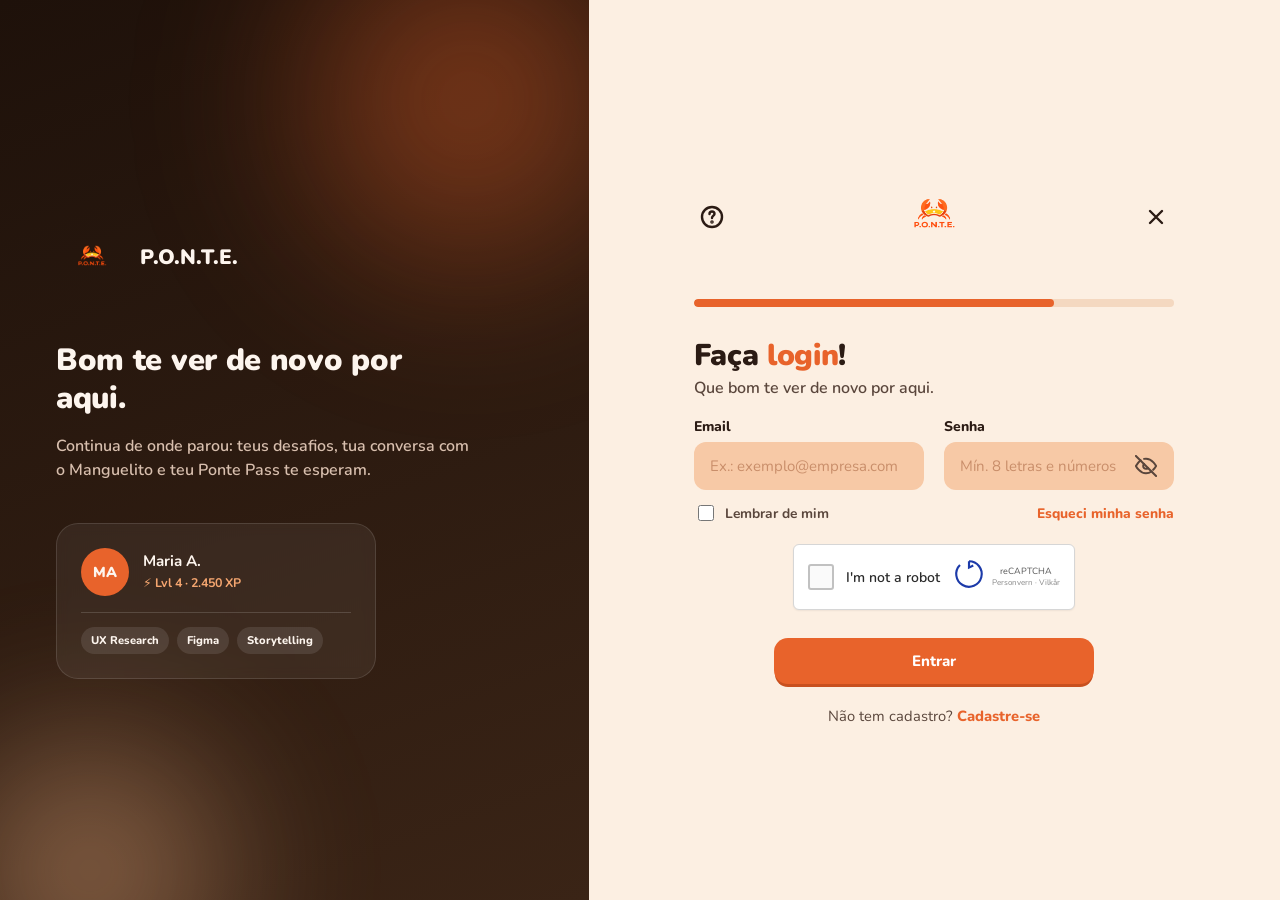
<file: frontend/login.html>
<!doctype html>
<html lang="pt-BR">
<head>
  <meta charset="utf-8" />
  <meta name="viewport" content="width=device-width, initial-scale=1" />
  <link rel="icon" href="assets/favicon.ico?v=2" sizes="any" />
  <link rel="icon" href="assets/favicon-16.png?v=2" type="image/png" sizes="16x16" />
  <link rel="icon" href="assets/favicon-32.png?v=2" type="image/png" sizes="32x32" />
  <link rel="apple-touch-icon" href="assets/apple-touch-icon.png?v=2" />
  <title>P.O.N.T.E.</title>
  <link rel="preconnect" href="https://fonts.googleapis.com">
  <link rel="preconnect" href="https://fonts.gstatic.com" crossorigin>
  <link href="https://fonts.googleapis.com/css2?family=Nunito:wght@400;600;700;800;900&display=swap" rel="stylesheet">
  <link rel="stylesheet" href="css/login.css"/>
  </head>
  <body>
    <div class="auth-shell">
      <aside class="auth-visual" aria-hidden="true">
        <div class="auth-aurora">
          <span class="aaurora a1"></span>
          <span class="aaurora a2"></span>
        </div>
        <div class="auth-visual-content">
          <a href="index.html" class="auth-logo">
            <img src="assets/logo-1.png" alt="" />
            <span>P.O.N.T.E.</span>
          </a>
          <h2>Bom te ver de novo por aqui.</h2>
          <p>Continua de onde parou: teus desafios, tua conversa com o Manguelito e teu Ponte Pass te esperam.</p>
          <div class="auth-visual-card">
            <div class="pass-mini">
              <div class="pass-mini-top">
                <div class="pass-avatar">MA</div>
                <div>
                  <strong>Maria A.</strong>
                  <span>⚡ Lvl 4 · 2.450 XP</span>
                </div>
              </div>
              <div class="pass-mini-skills">
                <span>UX Research</span>
                <span>Figma</span>
                <span>Storytelling</span>
              </div>
            </div>
          </div>
        </div>
      </aside>

    <main class="card" role="main">
      <div class="card-box">
      <header class="topbar">
        <button class="icon-btn" id="helpBtn" aria-label="Ajuda" type="button">
          <svg viewBox="0 0 24 24" width="26" height="26" fill="none" stroke="currentColor" stroke-width="2.4" stroke-linecap="round" stroke-linejoin="round"><circle cx="12" cy="12" r="10"/><path d="M9.5 9a2.5 2.5 0 0 1 5 0c0 1.5-2.5 2-2.5 4"/><circle cx="12" cy="17" r="0.6" fill="currentColor"/></svg>
        </button>
        <a class="brand" href="index.html">
          <img src="assets/logo-1.png" alt="Mascote P.O.N.T.E." width="88" height="88" />
        </a>
        <button class="icon-btn" id="closeBtn" aria-label="Fechar" type="button">
          <svg viewBox="0 0 24 24" width="26" height="26" fill="none" stroke="currentColor" stroke-width="2.4" stroke-linecap="round" stroke-linejoin="round"><path d="M6 6l12 12M18 6L6 18"/></svg>
        </button>
      </header>

      <div class="progress" role="progressbar" aria-valuemin="0" aria-valuemax="100" aria-valuenow="100">
        <div class="progress-fill" style="width:75%"></div>
      </div>

      <h1 class="title">Faça <span class="accent">login</span>!</h1>
      <p class="subtitle">Que bom te ver de novo por aqui.</p>

      <form id="loginForm" class="form" novalidate>
        <div class="field">
          <label for="email">Email</label>
          <input id="email" name="email" type="email" placeholder="Ex.: exemplo@empresa.com" autocomplete="email" />
          <p class="error" id="email-error" hidden></p>
        </div>

        <div class="field">
          <label for="senha">Senha</label>
          <div class="password-wrap">
            <input id="senha" name="senha" type="password" placeholder="Mín. 8 letras e números" autocomplete="current-password" />
            <button type="button" class="eye" data-target="senha" aria-label="Mostrar senha">
              <svg class="eye-off" viewBox="0 0 24 24" width="22" height="22" fill="none" stroke="currentColor" stroke-width="2.2" stroke-linecap="round" stroke-linejoin="round"><path d="M17.94 17.94A10.94 10.94 0 0 1 12 20C5 20 1 12 1 12a21.77 21.77 0 0 1 5.17-6.17"/><path d="M9.9 4.24A10.94 10.94 0 0 1 12 4c7 0 11 8 11 8a21.78 21.78 0 0 1-3.17 4.17"/><path d="M14.12 14.12A3 3 0 1 1 9.88 9.88"/><path d="M1 1l22 22"/></svg>
            </button>
          </div>
          <p class="error" id="senha-error" hidden></p>
        </div>

        <div class="login-extra">
          <label class="remember-me">
            <input type="checkbox" id="remember" />
            <span>Lembrar de mim</span>
          </label>
          <a href="#" class="forgot-link">Esqueci minha senha</a>
        </div>

        <div class="captcha" id="captcha">
          <label class="captcha-check">
            <input type="checkbox" id="robot" />
            <span class="box" aria-hidden="true"></span>
            <span class="captcha-label">I'm not a robot</span>
          </label>
          <div class="captcha-brand">
            <div class="recaptcha-logo" aria-hidden="true">
              <svg viewBox="0 0 32 32" width="34" height="34" fill="none" stroke="#1c3aa9" stroke-width="2"><path d="M16 4a12 12 0 1 1-8.49 3.51"/><path d="M16 4v6l4-2"/></svg>
            </div>
            <span class="recaptcha-text">reCAPTCHA<br/><small>Personvern · Vilkår</small></span>
          </div>
        </div>
        <p class="error" id="captcha-error" hidden></p>

        <div class="actions single">
          <button type="submit" class="btn">Entrar</button>
        </div>

        <p class="login-hint">
          Não tem cadastro? <a href="cadastro.html" class="hint-link">Cadastre-se</a>
        </p>
      </form>
      </div>
    </main>
    </div>

    <div id="toast" class="toast" role="status" aria-live="polite"></div>
    <script src="https://www.google.com/recaptcha/api.js"></script>
    <script src="js/config.js"></script>
    <script src="js/login.js"></script>
  </body>
  </html>
</file>
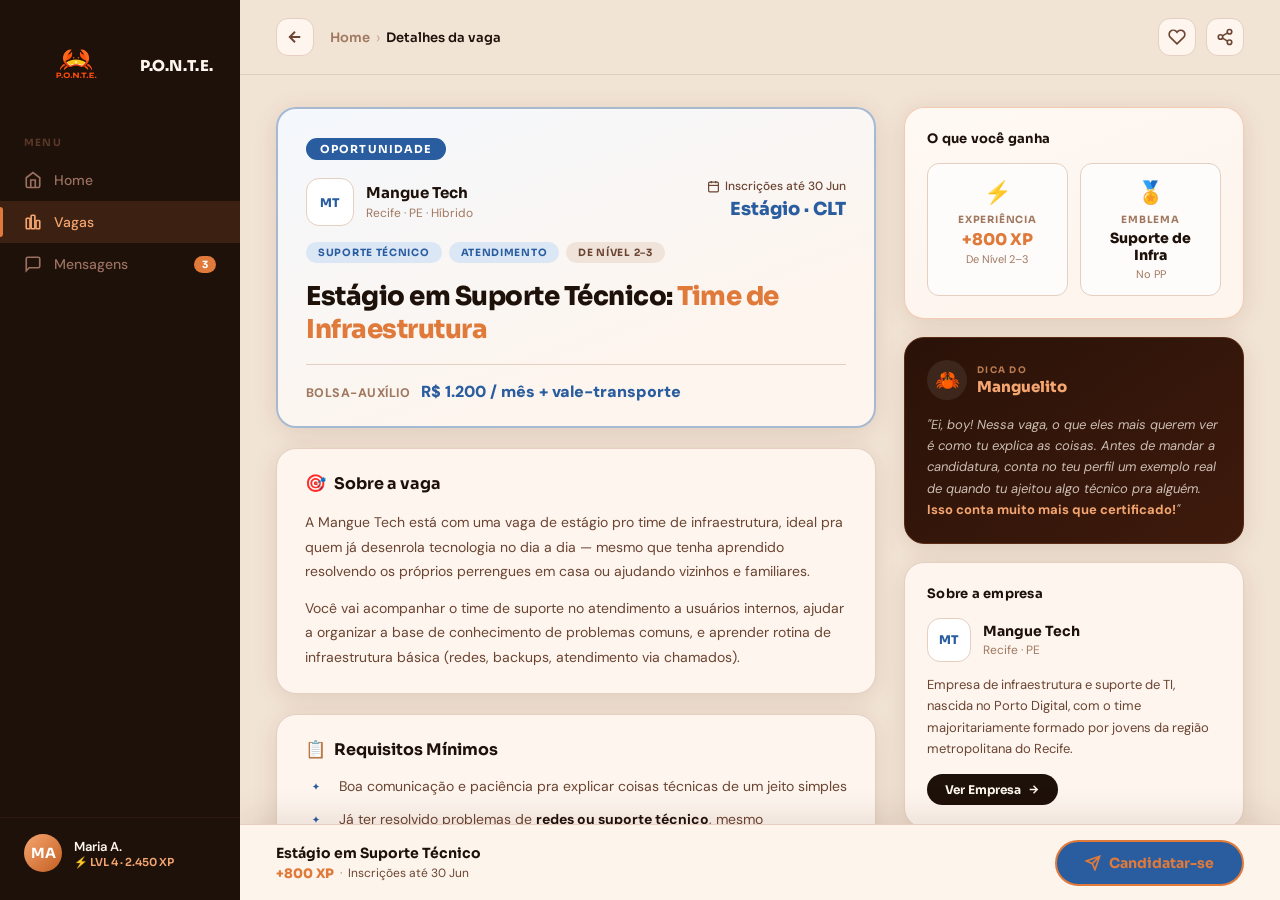
<file: frontend/oportunidade.html>
<!DOCTYPE html>
<html lang="pt-BR">
<head>
  <meta charset="UTF-8">
  <meta name="viewport" content="width=device-width, initial-scale=1.0">
  <link rel="icon" href="assets/favicon.ico?v=2" sizes="any" />
  <link rel="icon" href="assets/favicon-16.png?v=2" type="image/png" sizes="16x16" />
  <link rel="icon" href="assets/favicon-32.png?v=2" type="image/png" sizes="32x32" />
  <link rel="apple-touch-icon" href="assets/apple-touch-icon.png?v=2" />
  <title>P.O.N.T.E.</title>
  <link rel="stylesheet" href="css/sidebar.css">
  <link rel="stylesheet" href="css/desafio.css">
  <link rel="stylesheet" href="css/oportunidade.css">
  <link href="https://fonts.googleapis.com/css2?family=Sora:wght@400;600;700;800&family=DM+Sans:ital,wght@0,400;0,500;1,400&display=swap" rel="stylesheet">
</head>
<body>

  <aside class="sidebar">
    <div class="sidebar-logo">
      <img src="assets/logo-1.png" alt="P.O.N.T.E. logo" class="logo-img">
      <span class="logo-wordmark">P.O.N.T.E.</span>
    </div>

    <div class="nav-section-label">Menu</div>

    <div class="nav-item" data-page="home">
      <svg width="18" height="18" fill="none" viewBox="0 0 24 24" stroke="currentColor" stroke-width="2.2"><path d="M3 9l9-7 9 7v11a2 2 0 0 1-2 2H5a2 2 0 0 1-2-2z"/><polyline points="9 22 9 12 15 12 15 22"/></svg>
      Home
    </div>

    <div class="nav-item active" data-page="vagas">
      <svg width="18" height="18" fill="none" viewBox="0 0 24 24" stroke="currentColor" stroke-width="2.2"><rect x="3" y="7" width="5" height="14" rx="1"/><rect x="9.5" y="3" width="5" height="18" rx="1"/><rect x="16" y="10" width="5" height="11" rx="1"/></svg>
      Vagas
    </div>

    <div class="nav-item" data-page="mensagens">
      <svg width="18" height="18" fill="none" viewBox="0 0 24 24" stroke="currentColor" stroke-width="2.2"><path d="M21 15a2 2 0 0 1-2 2H7l-4 4V5a2 2 0 0 1 2-2h14a2 2 0 0 1 2 2z"/></svg>
      Mensagens
      <span class="nav-badge" id="msg-badge">3</span>
    </div>

    <div class="sidebar-spacer"></div>

    <div class="sidebar-user">
      <div class="user-avatar">MA</div>
      <div class="user-info">
        <div class="name">Maria A.</div>
        <div class="lvl">⚡ LVL 4 · 2.450 XP</div>
      </div>
    </div>
  </aside>

  <div class="main">

    <div class="topbar">
      <a href="feed.html" class="back-btn" aria-label="Voltar">
        <svg width="18" height="18" fill="none" viewBox="0 0 24 24" stroke="currentColor" stroke-width="2.5"><path d="M19 12H5M12 5l-7 7 7 7"/></svg>
      </a>
      <nav class="breadcrumb">
        <a href="feed.html">Home</a>
        <span class="bc-sep">›</span>
        <span class="bc-current" data-placeholder="opportunity-title-short">Detalhes da vaga</span>
      </nav>

      <div class="topbar-actions">
        <button class="icon-btn" id="btn-save" aria-label="Salvar vaga" title="Salvar">
          <svg width="18" height="18" fill="none" viewBox="0 0 24 24" stroke="currentColor" stroke-width="2.2"><path d="M20.84 4.61a5.5 5.5 0 0 0-7.78 0L12 5.67l-1.06-1.06a5.5 5.5 0 0 0-7.78 7.78l1.06 1.06L12 21.23l7.78-7.78 1.06-1.06a5.5 5.5 0 0 0 0-7.78z"/></svg>
        </button>
        <button class="icon-btn" aria-label="Compartilhar" title="Compartilhar">
          <svg width="18" height="18" fill="none" viewBox="0 0 24 24" stroke="currentColor" stroke-width="2.2"><circle cx="18" cy="5" r="3"/><circle cx="6" cy="12" r="3"/><circle cx="18" cy="19" r="3"/><line x1="8.59" y1="13.51" x2="15.42" y2="17.49"/><line x1="15.41" y1="6.51" x2="8.59" y2="10.49"/></svg>
        </button>
      </div>
    </div>

    <div class="content">
      <div class="detail-layout">

        <div class="col-main">

          <div class="hero-card vaga">
            <div class="type-pill vaga-pill">Oportunidade</div>

            <div class="hero-header">
              <div class="company-row">
                <div class="company-logo" style="color: var(--vaga);">MT</div>
                <div>
                  <div class="company-name">Mangue Tech</div>
                  <div class="company-location">Recife · PE · Híbrido</div>
                </div>
              </div>
              <div class="hero-meta">
                <div class="meta-deadline">
                  <svg width="13" height="13" fill="none" viewBox="0 0 24 24" stroke="currentColor" stroke-width="2.2"><rect x="3" y="4" width="18" height="18" rx="2"/><line x1="16" y1="2" x2="16" y2="6"/><line x1="8" y1="2" x2="8" y2="6"/><line x1="3" y1="10" x2="21" y2="10"/></svg>
                  <span>Inscrições até 30 Jun</span>
                </div>
                <div class="meta-xp vaga-xp">Estágio · CLT</div>
              </div>
            </div>

            <div class="hero-tags">
              <span class="tag vaga-tag">Suporte Técnico</span>
              <span class="tag vaga-tag">Atendimento</span>
              <span class="tag level-tag">De Nível 2–3</span>
            </div>

            <h1 class="challenge-title">
              Estágio em Suporte Técnico: <span class="title-highlight">Time de Infraestrutura</span>
            </h1>

            <div class="vaga-salary">
              <span class="vaga-salary-label">Bolsa-auxílio</span>
              <span class="vaga-salary-value">R$ 1.200 / mês + vale-transporte</span>
            </div>
          </div>

          <section class="detail-section" id="section-description">
            <h2 class="section-heading">
              <span class="section-icon">🎯</span> Sobre a vaga
            </h2>
            <div class="prose">
              <p>A Mangue Tech está com uma vaga de estágio pro time de infraestrutura, ideal pra quem já desenrola tecnologia no dia a dia — mesmo que tenha aprendido resolvendo os próprios perrengues em casa ou ajudando vizinhos e familiares.</p>
              <p>Você vai acompanhar o time de suporte no atendimento a usuários internos, ajudar a organizar a base de conhecimento de problemas comuns, e aprender rotina de infraestrutura básica (redes, backups, atendimento via chamados).</p>
            </div>
          </section>

          <section class="detail-section" id="section-requirements">
            <h2 class="section-heading">
              <span class="section-icon">📋</span> Requisitos Mínimos
            </h2>
            <ul class="req-list">
              <li class="req-item">
                <span class="req-icon vaga">✦</span>
                <span>Boa comunicação e paciência pra explicar coisas técnicas de um jeito simples</span>
              </li>
              <li class="req-item">
                <span class="req-icon vaga">✦</span>
                <span>Já ter resolvido problemas de <strong>redes ou suporte técnico</strong>, mesmo informalmente</span>
              </li>
              <li class="req-item">
                <span class="req-icon vaga">✦</span>
                <span>Nível 2 a 3 na plataforma P.O.N.T.E.</span>
              </li>
            </ul>
          </section>

          <section class="detail-section" id="section-benefits">
            <h2 class="section-heading">
              <span class="section-icon">🎁</span> Benefícios
            </h2>
            <ul class="deliverable-list">
              <li><span class="deliv-bullet">›</span> Vale-transporte e vale-refeição</li>
              <li><span class="deliv-bullet">›</span> Mentoria com o time sênior de infraestrutura</li>
              <li><span class="deliv-bullet optional">›</span> Possibilidade de efetivação após 6 meses <em>(a combinar)</em></li>
            </ul>
          </section>

        </div>

        <div class="col-side">

          <div class="side-card rewards-card">
            <div class="side-card-title">O que você ganha</div>
            <div class="rewards-grid">
              <div class="reward-item">
                <div class="reward-icon xp-icon">⚡</div>
                <div class="reward-label">Experiência</div>
                <div class="reward-value xp-value">+800 XP</div>
                <div class="reward-sub">De Nível 2–3</div>
              </div>
              <div class="reward-item">
                <div class="reward-icon badge-icon">🏅</div>
                <div class="reward-label">Emblema</div>
                <div class="reward-value badge-value">Suporte de Infra</div>
                <div class="reward-sub">No PP</div>
              </div>
            </div>
          </div>

          <div class="side-card tip-card">
            <div class="tip-header">
              <div class="tip-mascot" aria-label="Mascote Manguelito">🦀</div>
              <div class="tip-title-row">
                <span class="tip-eyebrow">DICA DO</span>
                <span class="tip-name">Manguelito</span>
              </div>
            </div>
            <p class="tip-text">
              "Ei, boy! Nessa vaga, o que eles mais querem ver é como tu explica as coisas. Antes de mandar a candidatura, conta no teu perfil um exemplo real de quando tu ajeitou algo técnico pra alguém. <strong>Isso conta muito mais que certificado!</strong>"
            </p>
          </div>

          <div class="side-card company-card">
            <div class="side-card-title">Sobre a empresa</div>
            <div class="company-profile-row">
              <div class="company-logo-lg" style="color: var(--vaga);">MT</div>
              <div>
                <div class="cp-name">Mangue Tech</div>
                <div class="cp-location">Recife · PE</div>
              </div>
            </div>
            <p class="company-bio">
              Empresa de infraestrutura e suporte de TI, nascida no Porto Digital, com o time majoritariamente formado por jovens da região metropolitana do Recife.
            </p>
            <a href="#" class="ver-empresa-btn">
              Ver Empresa
              <svg width="13" height="13" fill="none" viewBox="0 0 24 24" stroke="currentColor" stroke-width="2.5"><path d="M5 12h14M12 5l7 7-7 7"/></svg>
            </a>
          </div>

          <div class="side-card participants-card">
            <div class="side-card-title">Candidatos</div>
            <div class="participants-row">
              <div class="avatar-stack">
                <div class="av" style="background: #2a5d9f;">RC</div>
                <div class="av" style="background: #2a7d4f;">LF</div>
                <div class="av" style="background: #c45e20;">BS</div>
                <div class="av av-more">+9</div>
              </div>
              <span class="part-label">12 pessoas já se candidataram</span>
            </div>
          </div>

        </div>

      </div>
    </div>

    <div class="action-bar" id="action-bar" role="toolbar" aria-label="Ações da vaga">
      <div class="action-bar-inner">
        <div class="action-bar-info">
          <span class="ab-challenge-name">Estágio em Suporte Técnico</span>
          <span class="ab-meta">
            <span class="ab-xp">+800 XP</span>
            <span class="ab-sep">·</span>
            <span class="ab-deadline">Inscrições até 30 Jun</span>
          </span>
        </div>
        <div class="action-btns">
          <button class="btn-accept" id="btn-candidatar" aria-label="Candidatar-se a esta vaga">
            <svg width="16" height="16" fill="none" viewBox="0 0 24 24" stroke="currentColor" stroke-width="2.5"><path d="M22 2L11 13M22 2l-7 20-4-9-9-4 20-7z"/></svg>
            Candidatar-se
          </button>
        </div>
      </div>
    </div>

  </div>

  <div class="toast" id="toast" role="status" aria-live="polite"></div>

  <script src="js/config.js"></script>
  <script src="js/nav.js"></script>
  <script src="js/oportunidade.js"></script>
</body>
</html>
</file>
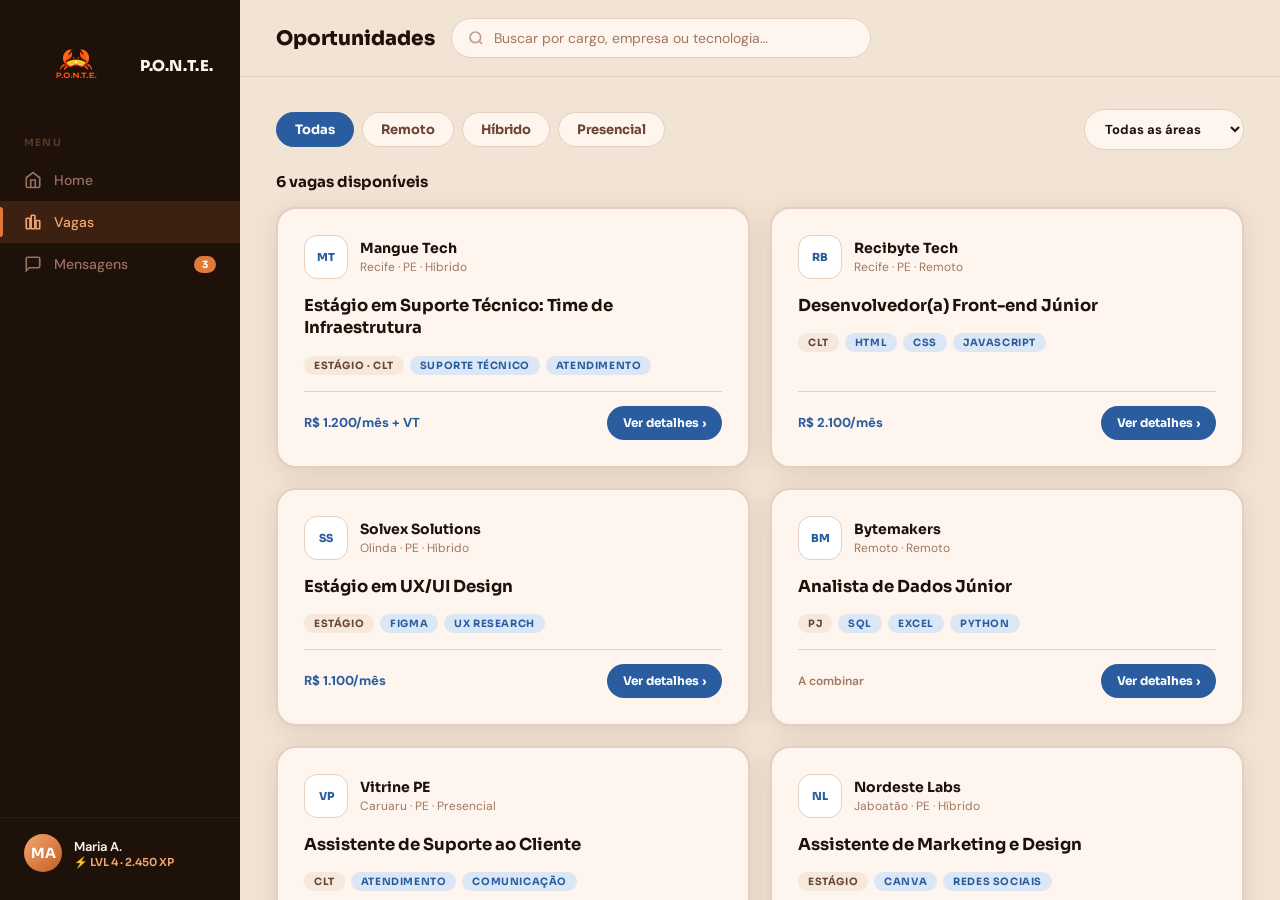
<file: frontend/oportunidades.html>
<!DOCTYPE html>
<html lang="pt-BR">
<head>
  <meta charset="UTF-8">
  <meta name="viewport" content="width=device-width, initial-scale=1.0">
  <link rel="icon" href="assets/favicon.ico?v=2" sizes="any" />
  <link rel="icon" href="assets/favicon-16.png?v=2" type="image/png" sizes="16x16" />
  <link rel="icon" href="assets/favicon-32.png?v=2" type="image/png" sizes="32x32" />
  <link rel="apple-touch-icon" href="assets/apple-touch-icon.png?v=2" />
  <title>P.O.N.T.E.</title>
  <link rel="stylesheet" href="css/sidebar.css">
  <link rel="stylesheet" href="css/desafio.css">
  <link rel="stylesheet" href="css/oportunidade.css">
  <link rel="stylesheet" href="css/oportunidades.css">
  <link href="https://fonts.googleapis.com/css2?family=Sora:wght@400;600;700;800&family=DM+Sans:wght@400;500&display=swap" rel="stylesheet">
</head>
<body>

  <aside class="sidebar">
    <div class="sidebar-logo">
      <img src="assets/logo-1.png" alt="P.O.N.T.E. logo" class="logo-img">
      <span class="logo-wordmark">P.O.N.T.E.</span>
    </div>

    <div class="nav-section-label">Menu</div>

    <div class="nav-item" data-page="home">
      <svg width="18" height="18" fill="none" viewBox="0 0 24 24" stroke="currentColor" stroke-width="2.2"><path d="M3 9l9-7 9 7v11a2 2 0 0 1-2 2H5a2 2 0 0 1-2-2z"/><polyline points="9 22 9 12 15 12 15 22"/></svg>
      Home
    </div>

    <div class="nav-item active" data-page="vagas">
      <svg width="18" height="18" fill="none" viewBox="0 0 24 24" stroke="currentColor" stroke-width="2.2"><rect x="3" y="7" width="5" height="14" rx="1"/><rect x="9.5" y="3" width="5" height="18" rx="1"/><rect x="16" y="10" width="5" height="11" rx="1"/></svg>
      Vagas
    </div>

    <div class="nav-item" data-page="mensagens">
      <svg width="18" height="18" fill="none" viewBox="0 0 24 24" stroke="currentColor" stroke-width="2.2"><path d="M21 15a2 2 0 0 1-2 2H7l-4 4V5a2 2 0 0 1 2-2h14a2 2 0 0 1 2 2z"/></svg>
      Mensagens
      <span class="nav-badge" id="msg-badge">3</span>
    </div>

    <div class="sidebar-spacer"></div>

    <div class="sidebar-user">
      <div class="user-avatar">MA</div>
      <div class="user-info">
        <div class="name">Maria A.</div>
        <div class="lvl">⚡ LVL 4 · 2.450 XP</div>
      </div>
    </div>
  </aside>

  <div class="main">

    <div class="topbar">
      <div class="topbar-title">Oportunidades</div>

      <div class="search-bar">
        <svg width="16" height="16" fill="none" viewBox="0 0 24 24" stroke="#c0a090" stroke-width="2.5"><circle cx="11" cy="11" r="8"/><line x1="21" y1="21" x2="16.65" y2="16.65"/></svg>
        <input type="text" id="job-search" placeholder="Buscar por cargo, empresa ou tecnologia…">
      </div>
    </div>

    <div class="content">

      <div class="opp-filters">
        <div class="pills" id="modalidade-pills">
          <div class="pill active" data-filter="all">Todas</div>
          <div class="pill" data-filter="remoto">Remoto</div>
          <div class="pill" data-filter="hibrido">Híbrido</div>
          <div class="pill" data-filter="presencial">Presencial</div>
        </div>

        <select class="opp-select" id="area-select">
          <option value="all">Todas as áreas</option>
          <option value="Tecnologia">Tecnologia</option>
          <option value="Design">Design</option>
          <option value="Suporte">Suporte Técnico</option>
          <option value="Dados">Dados</option>
        </select>
      </div>

      <div class="section-header">
        <div class="section-title" id="results-count">Vagas disponíveis</div>
      </div>

      <div class="jobs-grid" id="jobs-grid"></div>

      <div class="empty-state" id="empty-state" style="display:none;">
        <span class="empty-icon">🦀</span>
        <strong>Nenhuma vaga encontrada</strong>
        <span>Tenta ajustar a busca ou os filtros.</span>
      </div>

    </div>
  </div>

  <script src="js/config.js"></script>
  <script src="js/nav.js"></script>
  <script src="js/oportunidades.js"></script>
</body>
</html>
</file>
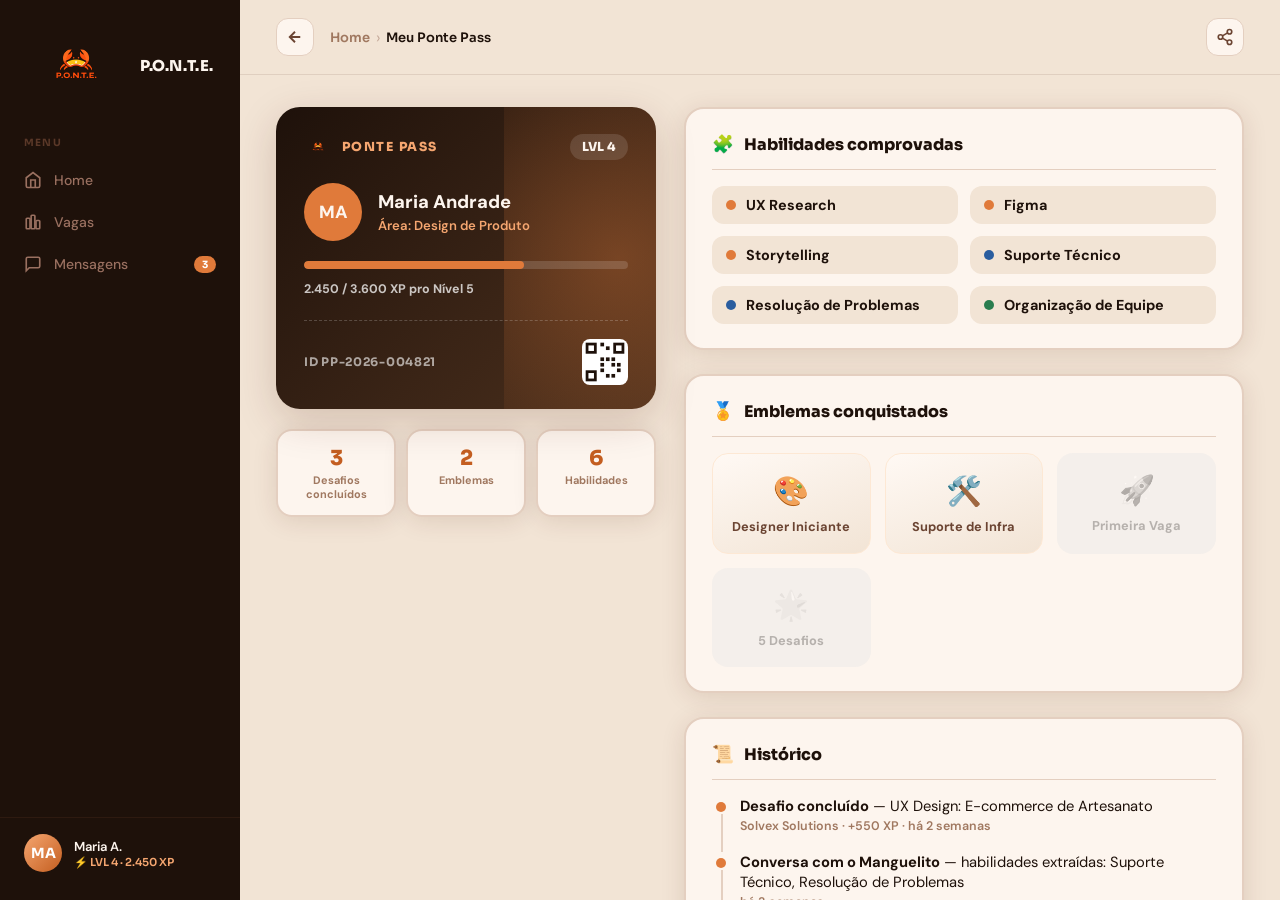
<file: frontend/pontepass.html>
<!DOCTYPE html>
<html lang="pt-BR">
<head>
  <meta charset="UTF-8">
  <meta name="viewport" content="width=device-width, initial-scale=1.0">
  <link rel="icon" href="assets/favicon.ico?v=2" sizes="any" />
  <link rel="icon" href="assets/favicon-16.png?v=2" type="image/png" sizes="16x16" />
  <link rel="icon" href="assets/favicon-32.png?v=2" type="image/png" sizes="32x32" />
  <link rel="apple-touch-icon" href="assets/apple-touch-icon.png?v=2" />
  <title>P.O.N.T.E.</title>
  <link rel="stylesheet" href="css/sidebar.css">
  <link rel="stylesheet" href="css/desafio.css">
  <link rel="stylesheet" href="css/pontepass.css">
  <link href="https://fonts.googleapis.com/css2?family=Sora:wght@400;600;700;800&family=DM+Sans:ital,wght@0,400;0,500;1,400&display=swap" rel="stylesheet">
</head>
<body>

  <aside class="sidebar">
    <div class="sidebar-logo">
      <img src="assets/logo-1.png" alt="P.O.N.T.E. logo" class="logo-img">
      <span class="logo-wordmark">P.O.N.T.E.</span>
    </div>

    <div class="nav-section-label">Menu</div>

    <div class="nav-item" data-page="home">
      <svg width="18" height="18" fill="none" viewBox="0 0 24 24" stroke="currentColor" stroke-width="2.2"><path d="M3 9l9-7 9 7v11a2 2 0 0 1-2 2H5a2 2 0 0 1-2-2z"/><polyline points="9 22 9 12 15 12 15 22"/></svg>
      Home
    </div>

    <div class="nav-item" data-page="vagas">
      <svg width="18" height="18" fill="none" viewBox="0 0 24 24" stroke="currentColor" stroke-width="2.2"><rect x="3" y="7" width="5" height="14" rx="1"/><rect x="9.5" y="3" width="5" height="18" rx="1"/><rect x="16" y="10" width="5" height="11" rx="1"/></svg>
      Vagas
    </div>

    <div class="nav-item" data-page="mensagens">
      <svg width="18" height="18" fill="none" viewBox="0 0 24 24" stroke="currentColor" stroke-width="2.2"><path d="M21 15a2 2 0 0 1-2 2H7l-4 4V5a2 2 0 0 1 2-2h14a2 2 0 0 1 2 2z"/></svg>
      Mensagens
      <span class="nav-badge" id="msg-badge">3</span>
    </div>

    <div class="sidebar-spacer"></div>

    <div class="sidebar-user active-user">
      <div class="user-avatar">MA</div>
      <div class="user-info">
        <div class="name">Maria A.</div>
        <div class="lvl">⚡ LVL 4 · 2.450 XP</div>
      </div>
    </div>
  </aside>

  <div class="main">

    <div class="topbar">
      <a href="feed.html" class="back-btn" aria-label="Voltar">
        <svg width="18" height="18" fill="none" viewBox="0 0 24 24" stroke="currentColor" stroke-width="2.5"><path d="M19 12H5M12 5l-7 7 7 7"/></svg>
      </a>
      <nav class="breadcrumb">
        <a href="feed.html">Home</a>
        <span class="bc-sep">›</span>
        <span class="bc-current">Meu Ponte Pass</span>
      </nav>

      <div class="topbar-actions">
        <button class="icon-btn" id="btn-share-pass" aria-label="Compartilhar Ponte Pass" title="Compartilhar">
          <svg width="18" height="18" fill="none" viewBox="0 0 24 24" stroke="currentColor" stroke-width="2.2"><circle cx="18" cy="5" r="3"/><circle cx="6" cy="12" r="3"/><circle cx="18" cy="19" r="3"/><line x1="8.59" y1="13.51" x2="15.42" y2="17.49"/><line x1="15.41" y1="6.51" x2="8.59" y2="10.49"/></svg>
        </button>
      </div>
    </div>

    <div class="content">
      <div class="pp-layout">

        <div class="pp-side">
          <!-- Carteirinha digital -->
          <div class="pp-card" id="ppCard">
            <div class="pp-card-glow" aria-hidden="true"></div>
            <div class="pp-card-shine" aria-hidden="true"></div>

            <div class="pp-card-top">
              <div class="pp-card-brand">
                <img src="assets/logo-1.png" alt="" />
                <span>PONTE PASS</span>
              </div>
              <span class="pp-card-level">LVL 4</span>
            </div>

            <div class="pp-card-id">
              <div class="pp-avatar">MA</div>
              <div class="pp-id-text">
                <strong>Maria Andrade</strong>
                <span>Área: Design de Produto</span>
              </div>
            </div>

            <div class="pp-card-xp">
              <div class="pp-card-xp-bar"><div class="pp-card-xp-fill" style="width:68%"></div></div>
              <span>2.450 / 3.600 XP pro Nível 5</span>
            </div>

            <div class="pp-card-bottom">
              <span class="pp-card-id-number">ID PP-2026-004821</span>
              <div class="pp-qr" aria-hidden="true">
                <svg viewBox="0 0 100 100" width="46" height="46">
                  <rect width="100" height="100" fill="#fff" rx="6"/>
                  <g fill="#1e110a">
                    <rect x="8" y="8" width="24" height="24"/><rect x="14" y="14" width="12" height="12" fill="#fff"/>
                    <rect x="68" y="8" width="24" height="24"/><rect x="74" y="14" width="12" height="12" fill="#fff"/>
                    <rect x="8" y="68" width="24" height="24"/><rect x="14" y="74" width="12" height="12" fill="#fff"/>
                    <rect x="40" y="8" width="8" height="8"/><rect x="52" y="16" width="8" height="8"/>
                    <rect x="40" y="40" width="8" height="8"/><rect x="52" y="40" width="8" height="8"/>
                    <rect x="64" y="40" width="8" height="8"/><rect x="40" y="52" width="8" height="8"/>
                    <rect x="64" y="52" width="8" height="8"/><rect x="76" y="52" width="8" height="8"/>
                    <rect x="40" y="64" width="8" height="8"/><rect x="52" y="76" width="8" height="8"/>
                    <rect x="64" y="76" width="8" height="8"/><rect x="76" y="64" width="8" height="8"/>
                  </g>
                </svg>
              </div>
            </div>
          </div>

          <!-- Resumo rápido -->
          <div class="pp-stats">
            <div class="pp-stat"><strong>3</strong><span>Desafios concluídos</span></div>
            <div class="pp-stat"><strong>2</strong><span>Emblemas</span></div>
            <div class="pp-stat"><strong>6</strong><span>Habilidades</span></div>
          </div>
        </div>

        <div class="pp-main">

          <!-- Habilidades comprovadas -->
          <section class="pp-section">
            <h2 class="section-heading"><span class="section-icon">🧩</span> Habilidades comprovadas</h2>
            <div class="pp-skills-grid">
              <div class="pp-skill"><span class="pp-skill-dot desafio"></span>UX Research</div>
              <div class="pp-skill"><span class="pp-skill-dot desafio"></span>Figma</div>
              <div class="pp-skill"><span class="pp-skill-dot desafio"></span>Storytelling</div>
              <div class="pp-skill"><span class="pp-skill-dot vaga"></span>Suporte Técnico</div>
              <div class="pp-skill"><span class="pp-skill-dot vaga"></span>Resolução de Problemas</div>
              <div class="pp-skill"><span class="pp-skill-dot curso"></span>Organização de Equipe</div>
            </div>
          </section>

          <!-- Emblemas conquistados -->
          <section class="pp-section">
            <h2 class="section-heading"><span class="section-icon">🏅</span> Emblemas conquistados</h2>
            <div class="pp-badges-grid">
              <div class="pp-badge unlocked">
                <div class="pp-badge-icon">🎨</div>
                <span>Designer Iniciante</span>
              </div>
              <div class="pp-badge unlocked">
                <div class="pp-badge-icon">🛠️</div>
                <span>Suporte de Infra</span>
              </div>
              <div class="pp-badge locked">
                <div class="pp-badge-icon">🚀</div>
                <span>Primeira Vaga</span>
              </div>
              <div class="pp-badge locked">
                <div class="pp-badge-icon">🌟</div>
                <span>5 Desafios</span>
              </div>
            </div>
          </section>

          <!-- Linha do tempo -->
          <section class="pp-section">
            <h2 class="section-heading"><span class="section-icon">📜</span> Histórico</h2>
            <ul class="pp-timeline">
              <li>
                <span class="pp-tl-dot"></span>
                <div>
                  <strong>Desafio concluído</strong> — UX Design: E-commerce de Artesanato
                  <span class="pp-tl-meta">Solvex Solutions · +550 XP · há 2 semanas</span>
                </div>
              </li>
              <li>
                <span class="pp-tl-dot"></span>
                <div>
                  <strong>Conversa com o Manguelito</strong> — habilidades extraídas: Suporte Técnico, Resolução de Problemas
                  <span class="pp-tl-meta">há 3 semanas</span>
                </div>
              </li>
              <li>
                <span class="pp-tl-dot"></span>
                <div>
                  <strong>Perfil criado</strong> — bem-vinda à P.O.N.T.E.!
                  <span class="pp-tl-meta">há 1 mês</span>
                </div>
              </li>
            </ul>
          </section>

        </div>
      </div>
    </div>
  </div>

  <div class="toast" id="toast" role="status" aria-live="polite"></div>

  <script src="js/config.js"></script>
  <script src="js/nav.js"></script>
  <script src="js/pontepass.js"></script>
</body>
</html>
</file>
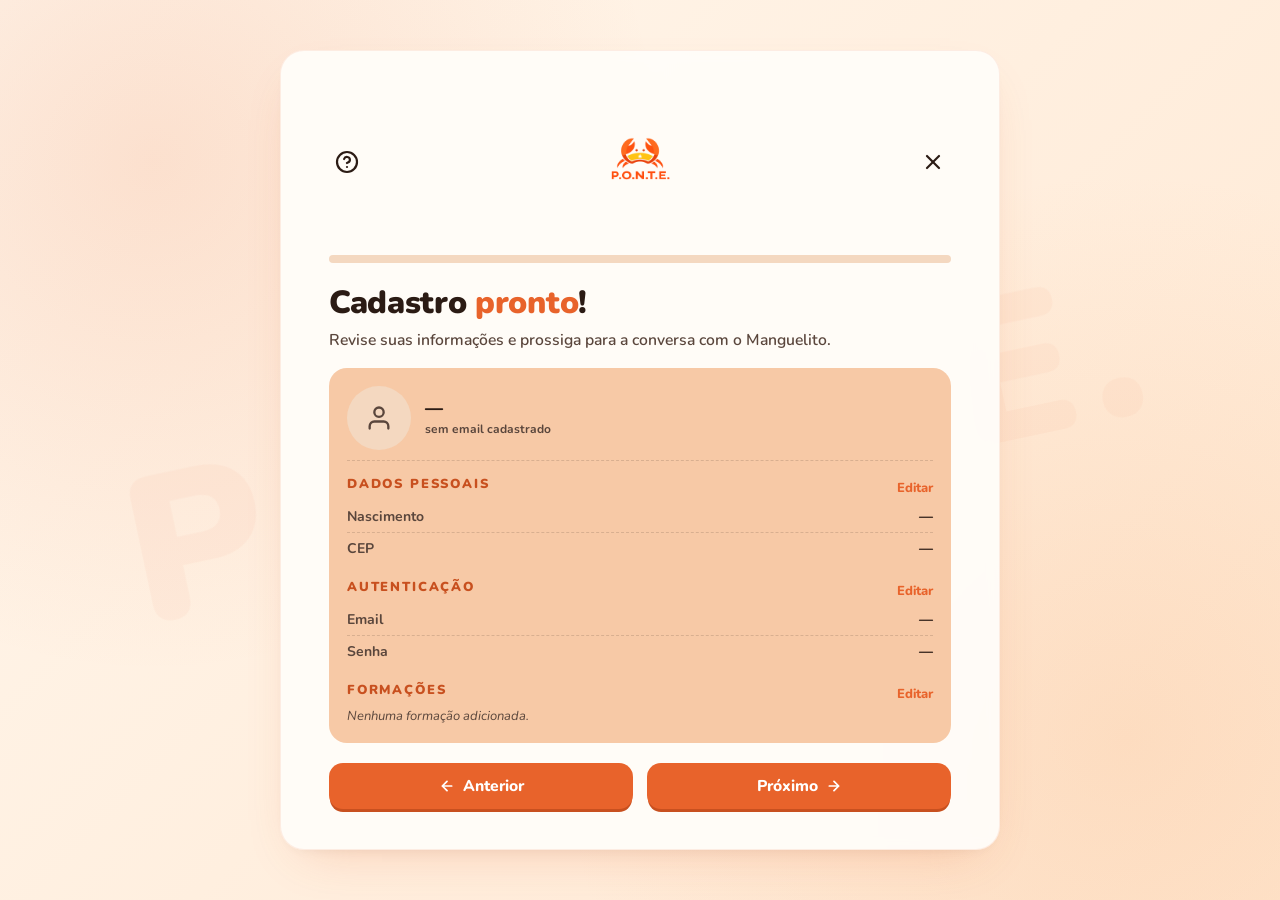
<file: frontend/pronto.html>
<!doctype html>
<html lang="pt-BR">
<head>
  <meta charset="utf-8" />
  <meta name="viewport" content="width=device-width, initial-scale=1" />
  <title>P.O.N.T.E. — Cadastro pronto!</title>
  <meta name="description" content="Revise suas informações e prossiga para a conversa com o Manguelito." />
  <link rel="preconnect" href="https://fonts.googleapis.com">
  <link rel="preconnect" href="https://fonts.gstatic.com" crossorigin>
  <link href="https://fonts.googleapis.com/css2?family=Nunito:wght@400;600;700;800;900&display=swap" rel="stylesheet">
  <link rel="stylesheet" href="css/styles.css" />
  <link rel="stylesheet" href="css/desktop.css" />
  <link rel="stylesheet" href="css/pronto.css" />
</head>
<body>
  <main class="card" role="main">
    <header class="topbar">
      <button type="button" class="icon-btn" id="helpBtn" aria-label="Ajuda">
        <svg viewBox="0 0 24 24" fill="none" stroke="currentColor" stroke-width="2.2" stroke-linecap="round" stroke-linejoin="round"><circle cx="12" cy="12" r="10"/><path d="M9.09 9a3 3 0 0 1 5.83 1c0 2-3 3-3 3"/><line x1="12" y1="17" x2="12.01" y2="17"/></svg>
      </button>
      <div class="brand">
        <img src="assets/logo-1.png" alt="Mascote P.O.N.T.E." width="56" height="56" />
       </div>
      <button type="button" class="icon-btn" id="closeBtn" aria-label="Fechar">
        <svg viewBox="0 0 24 24" fill="none" stroke="currentColor" stroke-width="2.2" stroke-linecap="round" stroke-linejoin="round"><line x1="18" y1="6" x2="6" y2="18"/><line x1="6" y1="6" x2="18" y2="18"/></svg>
      </button>
    </header>

    <div class="progress" role="progressbar" aria-valuemin="0" aria-valuemax="100" aria-valuenow="100">
      <div class="progress-bar" style="width:100%"></div>
    </div>

    <h1 class="title">Cadastro <span class="accent">pronto</span>!</h1>
    <p class="subtitle">Revise suas informações e prossiga para a conversa com o Manguelito.</p>

    <div class="review-card" id="reviewCard">
      <!-- preenchido via JS -->
    </div>

    <div class="actions">
      <button type="button" class="btn" id="prevBtn">
        <svg viewBox="0 0 24 24" fill="none" stroke="currentColor" stroke-width="2.6" stroke-linecap="round" stroke-linejoin="round"><path d="M19 12H5M12 19l-7-7 7-7"/></svg>
        Anterior
      </button>
      <button type="button" class="btn" id="nextBtn">
        Próximo
        <svg viewBox="0 0 24 24" fill="none" stroke="currentColor" stroke-width="2.6" stroke-linecap="round" stroke-linejoin="round"><path d="M5 12h14M12 5l7 7-7 7"/></svg>
      </button>
    </div>
  </main>

  <div id="toast" class="toast" role="status" aria-live="polite"></div>

  <script src="js/pronto.js"></script>
</body>
</html>
</file>
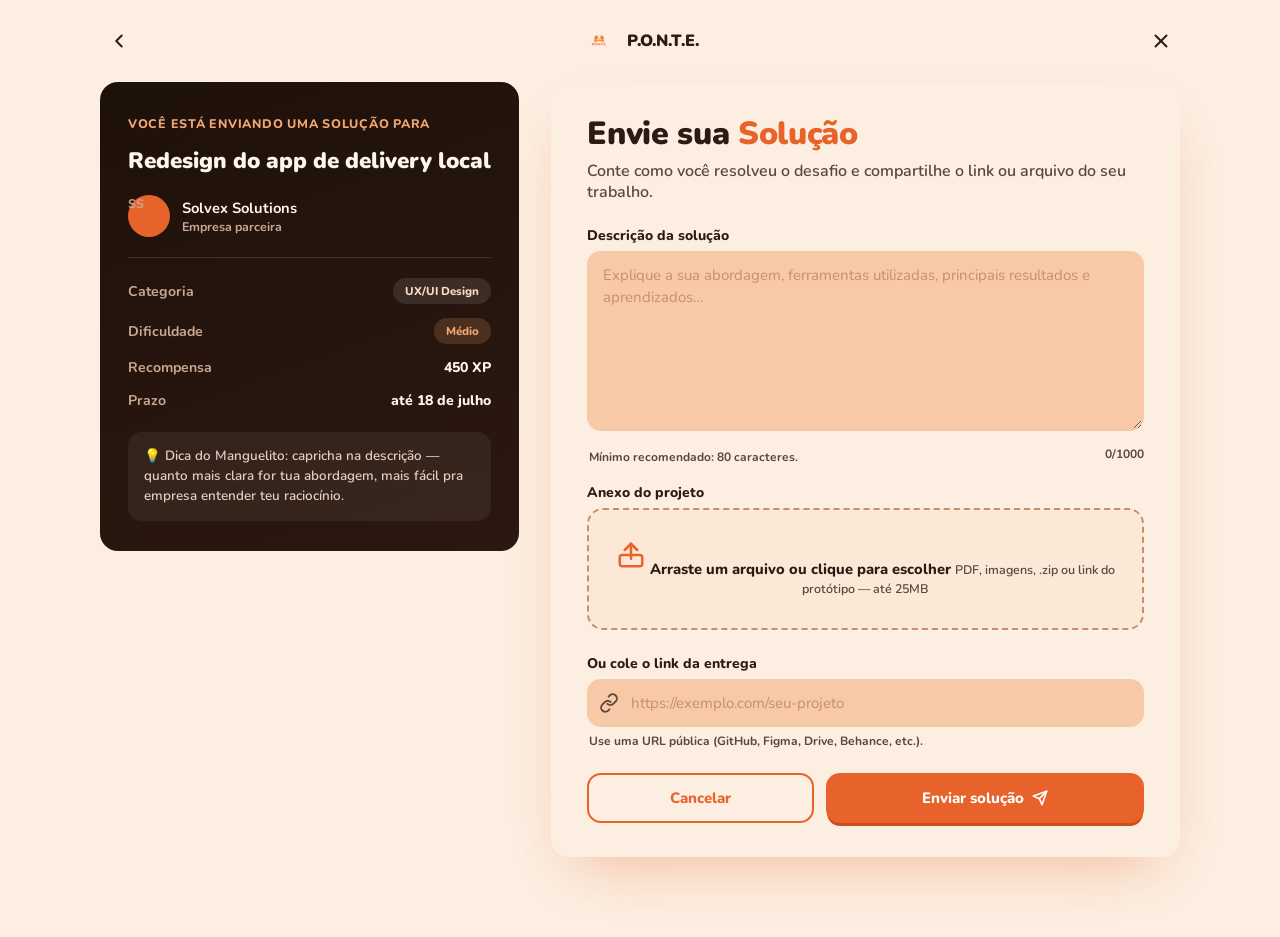
<file: frontend/submissao.html>
<!DOCTYPE html>
<html lang="pt-BR">
<head>
  <meta charset="UTF-8" />
  <meta name="viewport" content="width=device-width, initial-scale=1.0" />
  <link rel="icon" href="assets/favicon.ico?v=2" sizes="any" />
  <link rel="icon" href="assets/favicon-16.png?v=2" type="image/png" sizes="16x16" />
  <link rel="icon" href="assets/favicon-32.png?v=2" type="image/png" sizes="32x32" />
  <link rel="apple-touch-icon" href="assets/apple-touch-icon.png?v=2" />
  <title>P.O.N.T.E.</title>
  <link rel="preconnect" href="https://fonts.googleapis.com" />
  <link rel="preconnect" href="https://fonts.gstatic.com" crossorigin />
  <link href="https://fonts.googleapis.com/css2?family=Nunito:wght@400;600;700;800;900&display=swap" rel="stylesheet" />
  <link rel="stylesheet" href="css/submissao.css" />
</head>
<body>
  <div class="page">
    <header class="page-topbar">
      <button type="button" class="icon-btn" aria-label="Voltar" onclick="history.back()">
        <svg viewBox="0 0 24 24" fill="none" stroke="currentColor" stroke-width="2.2" stroke-linecap="round" stroke-linejoin="round"><polyline points="15 18 9 12 15 6"/></svg>
      </button>
      <a href="index.html" class="brand">
        <img src="assets/logo-1.png" alt="Mascote P.O.N.T.E." width="40" height="40" />
        <span>P.O.N.T.E.</span>
      </a>
      <button type="button" class="icon-btn" aria-label="Fechar" onclick="location.href='feed.html'">
        <svg viewBox="0 0 24 24" fill="none" stroke="currentColor" stroke-width="2.2" stroke-linecap="round" stroke-linejoin="round"><line x1="18" y1="6" x2="6" y2="18"/><line x1="6" y1="6" x2="18" y2="18"/></svg>
      </button>
    </header>

    <main class="submit-layout">
      <section class="submit-context">
        <span class="context-eyebrow">Você está enviando uma solução para</span>
        <h2 class="context-title">Redesign do app de delivery local</h2>
        <div class="context-company">
          <span class="context-avatar">SS</span>
          <div><strong>Solvex Solutions</strong><span>Empresa parceira</span></div>
        </div>
        <ul class="context-meta">
          <li><span class="meta-label">Categoria</span><span class="meta-badge cat">UX/UI Design</span></li>
          <li><span class="meta-label">Dificuldade</span><span class="meta-badge diff-medio">Médio</span></li>
          <li><span class="meta-label">Recompensa</span><span class="meta-value">450 XP</span></li>
          <li><span class="meta-label">Prazo</span><span class="meta-value">até 18 de julho</span></li>
        </ul>
        <p class="context-tip">💡 Dica do Manguelito: capricha na descrição — quanto mais clara for tua abordagem, mais fácil pra empresa entender teu raciocínio.</p>
      </section>

      <section class="submit-form-wrap">
        <h1 class="title">Envie sua <span class="accent">Solução</span></h1>
        <p class="subtitle">Conte como você resolveu o desafio e compartilhe o link ou arquivo do seu trabalho.</p>

        <!-- Formulário puramente visual: sem action, sem JS de envio real -->
        <form class="submission-form" novalidate>
          <div class="field">
            <label for="descricao">Descrição da solução</label>
            <textarea
              id="descricao"
              name="descricao"
              rows="7"
              maxlength="1000"
              placeholder="Explique a sua abordagem, ferramentas utilizadas, principais resultados e aprendizados…"
            ></textarea>
            <div class="field-meta">
              <span class="hint">Mínimo recomendado: 80 caracteres.</span>
              <span class="counter"><span class="counter-current">0</span>/1000</span>
            </div>
          </div>

          <div class="field">
            <label>Anexo do projeto</label>
            <label class="dropzone" for="fileUpload" id="dropzone">
              <input type="file" id="fileUpload" hidden />
              <svg viewBox="0 0 24 24" fill="none" stroke="currentColor" stroke-width="2" stroke-linecap="round" stroke-linejoin="round" class="dropzone-icon"><path d="M12 3v12"/><path d="m7 8 5-5 5 5"/><path d="M5 21h14a2 2 0 0 0 2-2v-5a2 2 0 0 0-2-2H5a2 2 0 0 0-2 2v5a2 2 0 0 0 2 2z"/></svg>
              <strong class="dropzone-title">Arraste um arquivo ou clique para escolher</strong>
              <span class="dropzone-hint">PDF, imagens, .zip ou link do protótipo — até 25MB</span>
              <span class="dropzone-file" id="dropzoneFile"></span>
            </label>
          </div>

          <div class="field">
            <label for="link">Ou cole o link da entrega</label>
            <div class="input-with-icon">
              <svg viewBox="0 0 24 24" fill="none" stroke="currentColor" stroke-width="2.2" stroke-linecap="round" stroke-linejoin="round" aria-hidden="true">
                <path d="M10 13a5 5 0 0 0 7.07 0l3-3a5 5 0 0 0-7.07-7.07l-1.5 1.5"/>
                <path d="M14 11a5 5 0 0 0-7.07 0l-3 3a5 5 0 0 0 7.07 7.07l1.5-1.5"/>
              </svg>
              <input
                id="link"
                name="link"
                type="url"
                placeholder="https://exemplo.com/seu-projeto"
                autocomplete="off"
                inputmode="url"
              />
            </div>
            <p class="hint">Use uma URL pública (GitHub, Figma, Drive, Behance, etc.).</p>
          </div>

          <!-- Mensagens de feedback (estados visuais estáticos) -->
          <div class="feedback success-msg" role="status" aria-live="polite">
            <svg viewBox="0 0 24 24" fill="none" stroke="currentColor" stroke-width="2.4" stroke-linecap="round" stroke-linejoin="round"><polyline points="20 6 9 17 4 12"/></svg>
            <div>
              <strong>Solução enviada!</strong>
              <span>Você receberá uma notificação assim que for avaliada.</span>
            </div>
          </div>

          <div class="feedback error-msg" role="alert" aria-live="assertive">
            <svg viewBox="0 0 24 24" fill="none" stroke="currentColor" stroke-width="2.4" stroke-linecap="round" stroke-linejoin="round"><circle cx="12" cy="12" r="10"/><line x1="12" y1="8" x2="12" y2="13"/><line x1="12" y1="16" x2="12.01" y2="16"/></svg>
            <div>
              <strong>Não foi possível enviar.</strong>
              <span>Verifique os campos e tente novamente em instantes.</span>
            </div>
          </div>

          <!-- Botão de envio com 3 estados visuais: padrão, .disabled (inativo) e .loading -->
          <div class="actions">
            <button type="button" class="btn btn-outline">Cancelar</button>

            <button type="submit" class="btn btn-submit">
              <span class="btn-label">Enviar solução</span>
              <span class="btn-spinner" aria-hidden="true"></span>
              <svg class="btn-icon" viewBox="0 0 24 24" fill="none" stroke="currentColor" stroke-width="2.4" stroke-linecap="round" stroke-linejoin="round"><line x1="22" y1="2" x2="11" y2="13"/><polygon points="22 2 15 22 11 13 2 9 22 2"/></svg>
            </button>
          </div>
        </form>
      </section>
    </main>
  </div>

  <script src="js/submissao.js"></script>
</body>
</html>
</file>
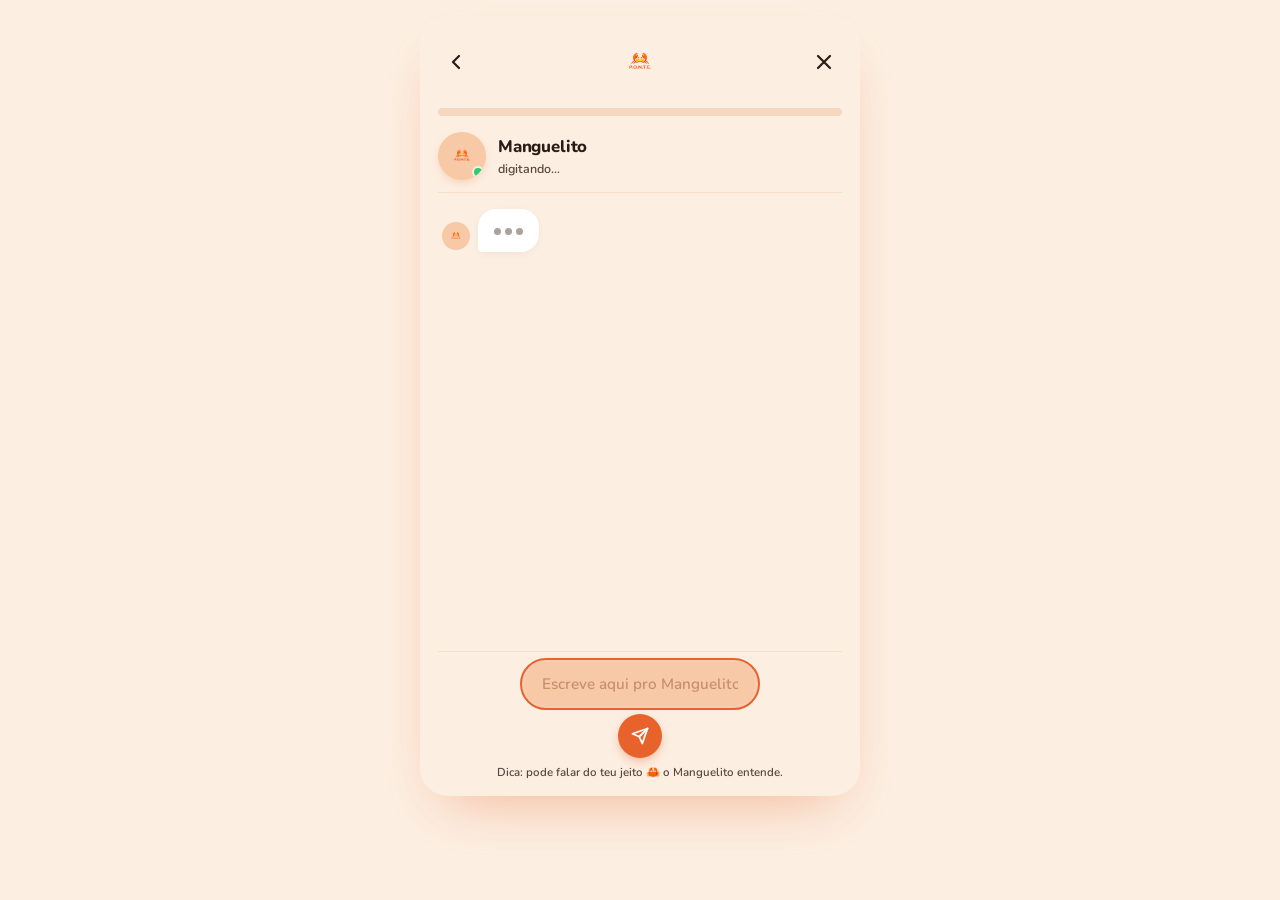
<file: apresentacao/frontend/chat.html>
<!doctype html>
<html lang="pt-BR">
<head>
  <meta charset="utf-8" />
  <meta name="viewport" content="width=device-width, initial-scale=1, viewport-fit=cover" />
  <title>P.O.N.T.E. — Conversa com o Manguelito</title>
  <link rel="preconnect" href="https://fonts.googleapis.com" />
  <link rel="preconnect" href="https://fonts.gstatic.com" crossorigin />
  <link href="https://fonts.googleapis.com/css2?family=Nunito:wght@400;600;700;800;900&display=swap" rel="stylesheet" />
  <link rel="stylesheet" href="css/styles.css" />
  <link rel="stylesheet" href="css/chat.css" />
</head>
<body>
  <main class="card chat-card" role="main" aria-label="Cadastro com o Manguelito">
    <!-- Topbar -->
    <header class="topbar">
      <button class="icon-btn" type="button" aria-label="Voltar" id="btnBack">
        <svg viewBox="0 0 24 24" fill="none" stroke="currentColor" stroke-width="2.2" stroke-linecap="round" stroke-linejoin="round"><path d="M15 18l-6-6 6-6"/></svg>
      </button>
      <div class="brand">
        <img src="assets/logo-1.png" alt="Mascote P.O.N.T.E." />
      </div>
      <button class="icon-btn" type="button" aria-label="Fechar" id="btnClose">
        <svg viewBox="0 0 24 24" fill="none" stroke="currentColor" stroke-width="2.2" stroke-linecap="round" stroke-linejoin="round"><path d="M18 6L6 18M6 6l12 12"/></svg>
      </button>
    </header>

    <!-- Progress -->
    <div class="progress" role="progressbar" aria-valuemin="0" aria-valuemax="100" aria-valuenow="20" id="progressBar">
      <div class="progress-fill" id="progressFill" style="width: 20%"></div>
    </div>

    <!-- Header do chat -->
    <section class="chat-header">
      <div class="chat-avatar">
        <img src="assets/logo-1.png" alt="Manguelito" />
        <span class="status-dot" aria-hidden="true"></span>
      </div>
      <div class="chat-meta">
        <h1>Manguelito</h1>
        <p><span class="typing-text" id="statusText">online · pronto pra te conhecer</span></p>
      </div>
    </section>

    <!-- Stream de mensagens -->
    <section class="chat-stream" id="chatStream" aria-live="polite" aria-label="Conversa">
      <!-- mensagens injetadas via JS -->
    </section>

    <!-- Chips de atalho (ex: Sim/Não) -->
    <div class="chips" id="chips" hidden></div>

    <!-- Composer -->
    <form class="composer" id="composer" autocomplete="off">
      <input
        id="msgInput"
        type="text"
        placeholder="Escreve aqui pro Manguelito…"
        autocomplete="off"
        maxlength="500"
        aria-label="Sua mensagem"
      />
      <button type="submit" class="send-btn" aria-label="Enviar mensagem" id="sendBtn">
        <svg viewBox="0 0 24 24" fill="none" stroke="currentColor" stroke-width="2.4" stroke-linecap="round" stroke-linejoin="round"><path d="M22 2L11 13"/><path d="M22 2l-7 20-4-9-9-4 20-7z"/></svg>
      </button>
    </form>

    <div class="hint" id="hint">Dica: pode falar do teu jeito 🦀 o Manguelito entende.</div>
  </main>

  <div id="toast" class="toast" role="status" aria-live="polite"></div>

  <script>console.log('[chat.html] iniciando carregamento de scripts');</script>
  <script src="js/form.js"></script>
  <script>console.log('[chat.html] form.js carregado');</script>
  <script src="js/api.js"></script>
  <script>console.log('[chat.html] api.js carregado - dispararParaOSheets disponível:', typeof dispararParaOSheets);</script>
  <script src="js/chat.js"></script>
  <script>console.log('[chat.html] chat.js carregado');</script>
</body>
</html>
</file>
<file: frontend/css/index.css>
:root {
  --bg: #fcefe2;
  --card: #ffffff;
  --primary: #e8632b;
  --primary-dark: #c8501f;
  --text: #2b1b14;
  --muted: #5a463c;
  --input-bg: #f7c9a6;
  --secondary: #f4d8c0;
  --mint: #2a7d4f;
  --mint-lt: #d4f0e4;
  --shadow: 0 25px 60px -25px rgba(232, 99, 43, 0.35);
  --shadow-sm: 0 10px 24px -12px rgba(43, 27, 20, 0.25);
  --radius: 22px;
}

* { box-sizing: border-box; }
html { scroll-behavior: smooth; }
body {
  margin: 0;
  font-family: 'Nunito', system-ui, -apple-system, sans-serif;
  background: var(--bg);
  color: var(--text);
  -webkit-font-smoothing: antialiased;
}
img { max-width: 100%; display: block; }
a { color: inherit; text-decoration: none; }
ul { margin: 0; padding: 0; list-style: none; }

.eyebrow {
  display: inline-block;
  font-size: 13px;
  font-weight: 800;
  letter-spacing: .06em;
  text-transform: uppercase;
  color: var(--primary-dark);
  background: var(--secondary);
  padding: 6px 14px;
  border-radius: 999px;
}

/* ── Reveal animations ── */
[data-reveal] {
  opacity: 0;
  transform: translateY(24px);
  transition: opacity .7s cubic-bezier(.22,1,.36,1), transform .7s cubic-bezier(.22,1,.36,1);
}
[data-reveal].is-visible { opacity: 1; transform: translateY(0); }
[data-reveal="fade"] { transform: none; }
[data-reveal-group] > * { transition-delay: calc(var(--i, 0) * 90ms); }

@keyframes floatY {
  0%, 100% { transform: translateY(0); }
  50% { transform: translateY(-10px); }
}
@keyframes fadeInScale {
  from { opacity: 0; transform: scale(.94); }
  to { opacity: 1; transform: scale(1); }
}

@media (prefers-reduced-motion: reduce) {
  [data-reveal] { opacity: 1 !important; transform: none !important; transition: none !important; }
  * { animation: none !important; }
}

/* ── Nav ── */
.nav-wrap { position: sticky; top: 0; z-index: 50; padding: 18px 24px 0; }
.nav {
  display: flex;
  align-items: center;
  justify-content: space-between;
  gap: 24px;
  max-width: 1180px;
  margin: 0 auto;
  padding: 12px 14px 12px 22px;
  border-radius: 999px;
  background: rgba(255, 255, 255, .6);
  border: 1px solid rgba(255, 255, 255, .5);
  backdrop-filter: blur(14px) saturate(160%);
  box-shadow: 0 1px 0 rgba(255,255,255,.6) inset, 0 10px 30px -18px rgba(43,27,20,.25);
  transition: box-shadow .3s ease, background .3s ease, transform .3s ease;
}
.nav.scrolled {
  background: rgba(255, 255, 255, .85);
  box-shadow: 0 1px 0 rgba(255,255,255,.6) inset, 0 16px 34px -16px rgba(43,27,20,.35);
}
.nav-brand { display: flex; align-items: center; gap: 12px; font-weight: 900; font-size: 1.25rem; }
.nav-brand img { width: 52px; height: 52px; object-fit: contain; }
.nav-brand span { letter-spacing: .01em; }
.nav-links { display: flex; gap: 6px; font-weight: 700; color: var(--muted); }
.nav-links a {
  padding: 8px 14px; border-radius: 999px; font-size: .92rem;
  transition: color .2s ease, background .2s ease;
}
.nav-links a:hover { color: var(--primary-dark); background: rgba(232,99,43,.1); }
.nav-actions { display: flex; align-items: center; gap: 10px; }
.nav-login {
  font-weight: 800; color: var(--muted); padding: 9px 16px; border-radius: 999px; font-size: .92rem;
  transition: color .2s ease, background .2s ease;
}
.nav-login:hover { color: var(--primary-dark); background: rgba(232,99,43,.1); }
.btn-nav {
  background: var(--primary);
  color: #fff;
  font-weight: 800;
  font-size: .92rem;
  padding: 10px 20px;
  border-radius: 999px;
  box-shadow: 0 4px 0 -1px var(--primary-dark);
  transition: filter .15s, transform .15s;
}
.btn-nav:hover { filter: brightness(1.05); transform: translateY(-1px); }
.nav-burger { display: none; flex-direction: column; gap: 5px; background: none; border: 0; cursor: pointer; padding: 8px; }
.nav-burger span { width: 22px; height: 2.5px; background: var(--text); border-radius: 2px; transition: transform .25s ease, opacity .25s ease; }
.nav-mobile {
  display: none; flex-direction: column; gap: 4px;
  max-width: 1180px; margin: 8px auto 0; padding: 14px 20px 18px;
  font-weight: 700; border-radius: 24px;
  background: rgba(255,255,255,.92); backdrop-filter: blur(14px);
  box-shadow: 0 16px 34px -16px rgba(43,27,20,.35);
}
.nav-mobile a { padding: 10px 8px; border-radius: 12px; color: var(--muted); }
.nav-mobile a:hover { background: rgba(232,99,43,.08); color: var(--primary-dark); }
.nav-mobile .btn-nav { text-align: center; margin-top: 8px; }
.nav-mobile.open { display: flex; }

@media (max-width: 860px) {
  .nav-links, .nav-actions { display: none; }
  .nav-burger { display: flex; }
}

/* ── Hero (cinematic) ── */
.hero {
  position: relative;
  max-width: 1180px;
  margin: 0 auto;
  padding: 30px 24px 80px;
  display: grid;
  grid-template-columns: 1.1fr .9fr;
  gap: 48px;
  align-items: center;
  overflow: hidden;
  isolation: isolate;
}

/* Aurora animated gradient background */
.hero-aurora {
  position: absolute;
  inset: -15% -10% -25%;
  z-index: -2;
  filter: blur(80px);
  pointer-events: none;
  opacity: .8;
}
.aurora {
  position: absolute;
  border-radius: 50%;
  opacity: .4;
  will-change: transform;
}
.aurora.a1 {
  width: 560px; height: 560px; top: -180px; right: -120px;
  background: radial-gradient(circle, #ffd3ac 0%, transparent 72%);
  animation: auroraDrift1 24s ease-in-out infinite;
}
.aurora.a2 {
  width: 460px; height: 460px; top: 160px; left: -160px;
  background: radial-gradient(circle, #fff1e2 0%, transparent 72%);
  animation: auroraDrift2 28s ease-in-out infinite;
}
.aurora.a3 {
  width: 380px; height: 380px; bottom: -200px; right: 260px;
  background: radial-gradient(circle, #ffc79a 0%, transparent 72%);
  animation: auroraDrift3 32s ease-in-out infinite;
}
@keyframes auroraDrift1 {
  0%, 100% { transform: translate(0,0) scale(1); }
  50% { transform: translate(-50px, 50px) scale(1.1); }
}
@keyframes auroraDrift2 {
  0%, 100% { transform: translate(0,0) scale(1); }
  50% { transform: translate(40px, -30px) scale(1.06); }
}
@keyframes auroraDrift3 {
  0%, 100% { transform: translate(0,0) scale(1); }
  50% { transform: translate(-30px, -40px) scale(1.12); }
}

/* Subtle film grain overlay for texture */
.hero-grain {
  position: absolute; inset: 0; z-index: -1; opacity: .03; pointer-events: none;
  background-image: url("data:image/svg+xml,%3Csvg xmlns='http://www.w3.org/2000/svg' width='100' height='100'%3E%3Cfilter id='n'%3E%3CfeTurbulence type='fractalNoise' baseFrequency='0.9' numOctaves='2' stitchTiles='stitch'/%3E%3C/filter%3E%3Crect width='100%25' height='100%25' filter='url(%23n)'/%3E%3C/svg%3E");
}

.hero-blob { display: none; }

.hero-text { position: relative; z-index: 1; }

/* Cinematic staggered reveal */
.hero-in {
  opacity: 0;
  transform: translateY(28px);
  animation: heroRise .9s cubic-bezier(.22,1,.36,1) forwards;
  animation-delay: calc(var(--d, 0) * 120ms);
}
@keyframes heroRise {
  to { opacity: 1; transform: translateY(0); }
}
@media (prefers-reduced-motion: reduce) {
  .hero-in { opacity: 1; transform: none; animation: none; }
  .aurora { animation: none; }
}

.hero-title { margin: 18px 0 20px; }
.hero-title .line {
  display: block;
  font-size: clamp(2.2rem, 4.4vw, 3.4rem);
  line-height: 1.1;
  font-weight: 900;
  letter-spacing: -.01em;
}
.hero-text .accent { color: var(--primary); position: relative; }
.accent.shine {
  background: linear-gradient(100deg, var(--primary-dark) 30%, #ff9d5c 45%, var(--primary-dark) 60%);
  background-size: 220% auto;
  -webkit-background-clip: text;
  background-clip: text;
  color: transparent;
  animation: shineMove 5s linear infinite 1.2s;
}
@keyframes shineMove {
  to { background-position: -220% center; }
}

.lede { font-size: 1.1rem; color: var(--muted); font-weight: 600; line-height: 1.5; max-width: 520px; }
.hero-actions { display: flex; gap: 14px; flex-wrap: wrap; margin: 28px 0 34px; }

.btn-primary {
  display: inline-flex; align-items: center; gap: 8px;
  background: var(--primary); color: #fff; font-weight: 800; font-size: 1rem;
  padding: 14px 24px; border-radius: 16px;
  box-shadow: 0 4px 0 -1px var(--primary-dark), 0 14px 30px -12px rgba(232,99,43,.55);
  transition: filter .15s, transform .18s cubic-bezier(.22,1,.36,1), box-shadow .25s ease;
}
.btn-primary:hover { filter: brightness(1.05); box-shadow: 0 4px 0 -1px var(--primary-dark), 0 20px 36px -12px rgba(232,99,43,.7); }
.btn-primary:active { transform: translateY(2px); }
.btn-primary.lg { padding: 16px 30px; font-size: 1.05rem; }
.btn-primary svg { transition: transform .25s cubic-bezier(.22,1,.36,1); }
.btn-primary:hover svg { transform: translateX(4px); }

.btn-ghost {
  display: inline-flex; align-items: center;
  font-weight: 800; padding: 14px 20px; border-radius: 16px;
  border: 2px solid var(--secondary); color: var(--muted);
  transition: border-color .2s ease, color .2s ease, transform .18s cubic-bezier(.22,1,.36,1);
}
.btn-ghost:hover { border-color: var(--primary); color: var(--primary); }

.magnetic { will-change: transform; }

.hero-proof { display: flex; gap: 32px; flex-wrap: wrap; }
.hero-proof div { display: flex; flex-direction: column; }
.hero-proof strong { font-size: 1.4rem; font-weight: 900; color: var(--primary-dark); }
.hero-proof span { font-size: .82rem; color: var(--muted); font-weight: 700; }

/* ── Hero chat mock (cinematic) ── */
.hero-card { position: relative; z-index: 1; will-change: transform; }
.chat-mock {
  background: var(--card); border-radius: var(--radius); box-shadow: var(--shadow);
  padding: 20px; max-width: 380px; margin: 0 auto;
  animation: chatFloat 6s ease-in-out infinite;
}
@keyframes chatFloat {
  0%, 100% { transform: translateY(0); }
  50% { transform: translateY(-10px); }
}
@media (prefers-reduced-motion: reduce) { .chat-mock { animation: none; } }

.chat-mock-head { display: flex; align-items: center; gap: 10px; padding-bottom: 14px; border-bottom: 1px solid var(--secondary); }
.avatar-glow { position: relative; display: inline-flex; border-radius: 50%; }
.avatar-glow::before {
  content: ""; position: absolute; inset: -4px; border-radius: 50%;
  background: radial-gradient(circle, rgba(232,99,43,.35), transparent 70%);
  animation: pulseGlow 2.4s ease-in-out infinite;
}
@keyframes pulseGlow {
  0%, 100% { opacity: .5; transform: scale(.9); }
  50% { opacity: 1; transform: scale(1.15); }
}
.chat-mock-head img { width: 40px; height: 40px; border-radius: 50%; position: relative; }
.chat-mock-head strong { display: block; font-size: .95rem; }
.chat-mock-head span { font-size: .75rem; color: var(--mint); font-weight: 700; display: inline-flex; align-items: center; gap: 5px; }
.dot { width: 7px; height: 7px; border-radius: 50%; background: var(--mint); display: inline-block; animation: dotPulse 1.6s ease-in-out infinite; }
@keyframes dotPulse { 0%, 100% { opacity: 1; } 50% { opacity: .3; } }

.chat-mock-body { display: flex; flex-direction: column; gap: 10px; padding: 16px 0; min-height: 168px; }
.bubble {
  font-size: .87rem; font-weight: 600; line-height: 1.4; padding: 10px 14px; border-radius: 14px; max-width: 88%;
  opacity: 0; transform: translateY(10px) scale(.97);
}
.bubble.is-in { animation: bubbleIn .5s cubic-bezier(.22,1,.36,1) forwards; }
@keyframes bubbleIn { to { opacity: 1; transform: translateY(0) scale(1); } }
.bubble.bot { background: var(--secondary); color: var(--text); border-bottom-left-radius: 4px; align-self: flex-start; }
.bubble.user { background: var(--primary); color: #fff; border-bottom-right-radius: 4px; align-self: flex-end; }
.bubble.typing {
  background: var(--secondary); align-self: flex-start; display: flex; gap: 4px; padding: 12px 16px;
  border-bottom-left-radius: 4px; opacity: 0;
}
.bubble.typing.is-in { animation: bubbleIn .3s ease forwards; }
.bubble.typing span {
  width: 6px; height: 6px; border-radius: 50%; background: var(--muted); opacity: .5;
  animation: typingDot 1.1s ease-in-out infinite;
}
.bubble.typing span:nth-child(2) { animation-delay: .15s; }
.bubble.typing span:nth-child(3) { animation-delay: .3s; }
@keyframes typingDot { 0%, 60%, 100% { transform: translateY(0); opacity: .4; } 30% { transform: translateY(-4px); opacity: 1; } }

.chat-mock-skills { display: flex; gap: 8px; flex-wrap: wrap; padding-top: 12px; border-top: 1px solid var(--secondary); }
.chat-mock-skills span {
  font-size: .74rem; font-weight: 800; color: var(--mint); background: var(--mint-lt); padding: 5px 10px; border-radius: 999px;
  opacity: 0; transform: scale(.85);
}
.chat-mock-skills span.is-in { animation: skillPop .4s cubic-bezier(.34,1.56,.64,1) forwards; }
@keyframes skillPop { to { opacity: 1; transform: scale(1); } }

@media (max-width: 860px) {
  .hero { grid-template-columns: 1fr; text-align: center; }
  .hero-actions, .hero-proof { justify-content: center; }
  .lede { margin-inline: auto; }
}

/* ── Logos strip ── */
.logos-strip { max-width: 1180px; margin: 0 auto; padding: 0 24px 70px; text-align: center; }
.logos-strip > span { display: block; font-weight: 800; color: var(--muted); font-size: .85rem; margin-bottom: 18px; }
.logos-row { display: flex; gap: 14px; flex-wrap: wrap; justify-content: center; }
.logo-chip {
  background: var(--card); border: 2px solid var(--secondary); border-radius: 999px; padding: 10px 20px;
  font-weight: 800; color: var(--muted); font-size: .88rem;
  transition: border-color .2s ease, color .2s ease, transform .2s ease;
}
.logo-chip:hover { border-color: var(--primary); color: var(--primary-dark); transform: translateY(-2px); }

/* ── Stats ── */
.stats {
  max-width: 1180px; margin: 0 auto; padding: 10px 24px 90px;
  display: grid; grid-template-columns: repeat(4, 1fr); gap: 20px;
}
.stat-card {
  background: var(--card); border-radius: var(--radius); padding: 26px 20px; text-align: center;
  box-shadow: var(--shadow-sm);
  transition: transform .25s cubic-bezier(.22,1,.36,1), box-shadow .25s ease;
}
.stat-card:hover { transform: translateY(-6px); box-shadow: var(--shadow); }
.stat-card strong { display: block; font-size: 2.1rem; font-weight: 900; color: var(--primary-dark); letter-spacing: -.01em; }
.stat-card span { display: block; margin-top: 6px; font-size: .85rem; font-weight: 700; color: var(--muted); }

@media (max-width: 860px) { .stats { grid-template-columns: repeat(2, 1fr); } }

/* ── Depoimentos ── */
.testimonials { max-width: 1180px; margin: 0 auto; padding: 40px 24px 90px; }
.testi-grid { display: grid; grid-template-columns: repeat(3, 1fr); gap: 24px; }
.testi-card {
  background: var(--card); border-radius: var(--radius); padding: 26px; box-shadow: var(--shadow-sm);
  display: flex; flex-direction: column; gap: 16px;
  transition: transform .25s cubic-bezier(.22,1,.36,1), box-shadow .25s ease;
}
.testi-card:hover { transform: translateY(-6px); box-shadow: var(--shadow); }
.testi-stars { color: #f5a623; font-size: .9rem; letter-spacing: 2px; }
.testi-card p { margin: 0; font-weight: 600; color: var(--text); line-height: 1.55; font-size: .95rem; }
.testi-author { display: flex; align-items: center; gap: 12px; margin-top: auto; }
.testi-avatar {
  width: 40px; height: 40px; border-radius: 50%; background: var(--secondary); color: var(--primary-dark);
  display: grid; place-items: center; font-weight: 900; font-size: .8rem; flex-shrink: 0;
}
.testi-author strong { display: block; font-size: .88rem; }
.testi-author span { display: block; font-size: .78rem; color: var(--muted); font-weight: 700; }

@media (max-width: 860px) { .testi-grid { grid-template-columns: 1fr; } }

/* ── How it works ── */
.how { max-width: 1180px; margin: 0 auto; padding: 40px 24px 90px; }
.section-head { text-align: center; max-width: 560px; margin: 0 auto 44px; }
.section-head h2 { font-size: clamp(1.6rem, 3vw, 2.2rem); font-weight: 900; margin: 14px 0 0; letter-spacing: -.01em; }
.how-grid { display: grid; grid-template-columns: repeat(3, 1fr); gap: 24px; }
.how-card {
  background: var(--card); border-radius: var(--radius); padding: 28px 24px; box-shadow: var(--shadow-sm);
  transition: transform .25s cubic-bezier(.22,1,.36,1), box-shadow .25s ease;
}
.how-card:hover { transform: translateY(-6px); box-shadow: var(--shadow); }
.how-icon {
  width: 52px; height: 52px; border-radius: 16px; background: var(--secondary); color: var(--primary-dark);
  display: grid; place-items: center; margin-bottom: 18px;
  transition: transform .25s ease, background .25s ease, color .25s ease;
}
.how-card:hover .how-icon { transform: scale(1.08) rotate(-4deg); background: var(--primary); color: #fff; }
.how-card h3 { font-size: 1.1rem; font-weight: 900; margin: 0 0 10px; }
.how-card p { font-size: .92rem; color: var(--muted); font-weight: 600; line-height: 1.5; margin: 0; }

@media (max-width: 860px) { .how-grid { grid-template-columns: 1fr; } }

/* ── Explorar a Demo ── */
.demo-explore { max-width: 1180px; margin: 0 auto; padding: 10px 24px 100px; }
.demo-grid {
  display: grid;
  grid-template-columns: repeat(auto-fill, minmax(220px, 1fr));
  gap: 18px;
}
.demo-card {
  background: var(--card);
  border-radius: var(--radius);
  padding: 22px 22px 20px;
  box-shadow: var(--shadow-sm);
  display: flex;
  flex-direction: column;
  gap: 14px;
  text-decoration: none;
  color: inherit;
  position: relative;
  transition: transform .25s cubic-bezier(.22,1,.36,1), box-shadow .25s ease, border-color .25s ease;
  border: 1.5px solid transparent;
}
.demo-card:hover {
  transform: translateY(-6px);
  box-shadow: var(--shadow);
  border-color: rgba(232, 99, 43, .3);
}
.demo-card-top { display: flex; align-items: center; justify-content: space-between; }
.demo-icon {
  width: 46px; height: 46px; border-radius: 14px; background: var(--secondary); color: var(--primary-dark);
  display: grid; place-items: center; flex-shrink: 0;
  transition: transform .25s ease, background .25s ease, color .25s ease;
}
.demo-card:hover .demo-icon { transform: scale(1.08) rotate(-4deg); background: var(--primary); color: #fff; }
.demo-arrow {
  color: var(--muted);
  opacity: 0;
  transform: translateX(-4px);
  transition: opacity .2s ease, transform .2s ease;
}
.demo-card:hover .demo-arrow { opacity: 1; transform: translateX(0); color: var(--primary); }
.demo-card h3 { font-size: 1rem; font-weight: 900; margin: 0; letter-spacing: -.01em; }
.demo-card p { font-size: .84rem; color: var(--muted); font-weight: 600; line-height: 1.45; margin: 0; }
.demo-card .demo-tag {
  align-self: flex-start;
  font-size: .68rem; font-weight: 800; letter-spacing: .06em; text-transform: uppercase;
  color: var(--primary-dark); background: rgba(232,99,43,.12);
  padding: 3px 10px; border-radius: 20px;
}

@media (max-width: 860px) { .demo-grid { grid-template-columns: repeat(2, 1fr); } }
@media (max-width: 520px) { .demo-grid { grid-template-columns: 1fr; } }

/* ── Split sections ── */
.split {
  max-width: 1180px; margin: 0 auto; padding: 50px 24px;
  display: grid; grid-template-columns: 1fr 1fr; gap: 56px; align-items: center;
}
.split.reverse .split-text { order: 2; }
.split.reverse .split-card { order: 1; }
.split-text h2 { font-size: clamp(1.5rem, 2.8vw, 2rem); font-weight: 900; margin: 14px 0 16px; letter-spacing: -.01em; }
.split-text p { color: var(--muted); font-weight: 600; line-height: 1.55; margin: 0 0 20px; }
.check-list { display: flex; flex-direction: column; gap: 10px; margin-bottom: 26px; }
.check-list li { position: relative; padding-left: 28px; font-weight: 700; color: var(--text); font-size: .95rem; }
.check-list li::before {
  content: "✓"; position: absolute; left: 0; top: -1px;
  width: 20px; height: 20px; border-radius: 50%; background: var(--mint-lt); color: var(--mint);
  font-size: .72rem; font-weight: 900; display: grid; place-items: center;
}
.split-card { display: flex; justify-content: center; }

@media (max-width: 860px) {
  .split, .split.reverse { grid-template-columns: 1fr; }
  .split.reverse .split-text, .split.reverse .split-card { order: unset; }
}

/* Ponte Pass mini preview */
.pass-mini {
  background: linear-gradient(135deg, #1e110a, #3a2416);
  color: #fdf5ee; border-radius: var(--radius); padding: 26px; width: 100%; max-width: 340px;
  box-shadow: var(--shadow);
}
.pass-mini-top { display: flex; align-items: center; gap: 14px; padding-bottom: 18px; border-bottom: 1px solid rgba(255,255,255,.15); }
.pass-avatar {
  width: 52px; height: 52px; border-radius: 50%; background: var(--primary);
  display: grid; place-items: center; font-weight: 900; font-size: .95rem;
}
.pass-mini-top strong { display: block; font-size: 1rem; }
.pass-mini-top span { font-size: .8rem; color: #f5a670; font-weight: 700; }
.pass-mini-skills { display: flex; gap: 8px; flex-wrap: wrap; padding-top: 16px; }
.pass-mini-skills span { font-size: .72rem; font-weight: 800; background: rgba(255,255,255,.1); padding: 6px 10px; border-radius: 999px; }

/* Desafio mini preview */
.desafio-mini {
  background: var(--card); border-radius: var(--radius); padding: 26px; width: 100%; max-width: 340px;
  box-shadow: var(--shadow);
}
.type-pill-mini { font-size: .7rem; font-weight: 900; text-transform: uppercase; letter-spacing: .06em; color: var(--primary-dark); background: var(--secondary); padding: 5px 12px; border-radius: 999px; }
.desafio-mini h4 { font-size: 1.05rem; font-weight: 900; margin: 16px 0 14px; line-height: 1.3; }
.desafio-mini-tags { display: flex; gap: 8px; flex-wrap: wrap; margin-bottom: 18px; }
.desafio-mini-tags span { font-size: .72rem; font-weight: 800; background: var(--mint-lt); color: var(--mint); padding: 5px 10px; border-radius: 999px; }
.desafio-mini-foot { display: flex; justify-content: space-between; align-items: center; padding-top: 14px; border-top: 1px solid var(--secondary); font-weight: 800; font-size: .85rem; color: var(--muted); }
.desafio-mini-foot strong { color: var(--primary-dark); }

/* ── Final CTA ── */
.cta-final {
  max-width: 720px; margin: 40px auto 90px; text-align: center; padding: 0 24px;
}
.cta-final h2 { font-size: clamp(1.6rem, 3vw, 2.1rem); font-weight: 900; margin: 0 0 12px; }
.cta-final p { color: var(--muted); font-weight: 600; margin: 0 0 28px; }

/* ── Footer ── */
.foot {
  position: relative;
  background: #1e110a; color: #fdf5ee; padding: 70px 24px 30px; overflow: hidden;
}
.foot-glow {
  position: absolute; top: -140px; left: 50%; transform: translateX(-50%);
  width: 640px; height: 320px;
  background: radial-gradient(circle, rgba(232,99,43,.35) 0%, transparent 70%);
  pointer-events: none;
}
.foot-inner {
  position: relative; max-width: 1180px; margin: 0 auto;
  display: grid; grid-template-columns: 1.6fr 1fr 1fr 1.2fr; gap: 40px;
  padding-bottom: 44px; border-bottom: 1px solid rgba(255,255,255,.1);
}
.foot-col-brand p { color: #c9a893; font-weight: 600; max-width: 320px; margin: 14px 0 18px; font-size: .92rem; line-height: 1.55; }
.foot-brand { display: flex; align-items: center; gap: 12px; font-weight: 900; font-size: 1.25rem; }
.foot-brand img { width: 48px; height: 48px; object-fit: contain; }
.foot-badges { display: flex; gap: 8px; }
.foot-badges span {
  font-size: .72rem; font-weight: 800; letter-spacing: .04em; color: #ffd9c2;
  background: rgba(255,255,255,.08); border: 1px solid rgba(255,255,255,.14);
  padding: 5px 12px; border-radius: 999px;
}
.foot-col h4 { font-size: .82rem; font-weight: 900; text-transform: uppercase; letter-spacing: .08em; color: #f5a670; margin: 0 0 16px; }
.foot-col { display: flex; flex-direction: column; gap: 10px; }
.foot-col a, .foot-col .foot-loc { color: #c9a893; font-weight: 700; font-size: .92rem; transition: color .2s ease, transform .2s ease; width: fit-content; }
.foot-col a:hover { color: #ffd9c2; transform: translateX(3px); }
.foot-bottom { position: relative; max-width: 1180px; margin: 0 auto; padding-top: 26px; text-align: center; }
.foot-copy { display: block; color: #8a6a58; font-size: .8rem; font-weight: 700; }

@media (max-width: 860px) {
  .foot-inner { grid-template-columns: 1fr 1fr; text-align: left; }
  .foot-col-brand { grid-column: 1 / -1; }
}
@media (max-width: 520px) {
  .foot-inner { grid-template-columns: 1fr; }
}
</file>
<file: frontend/css/cadastro.css>
:root {
  --bg: #fcefe2;
  --card: #fcefe2;
  --primary: #e8632b;
  --primary-dark: #c8501f;
  --text: #2b1b14;
  --muted: #5a463c;
  --input-bg: #f7c9a6;
  --input-placeholder: #c98e6a;
  --secondary: #f4d8c0;
  --danger: #c0392b;
  --shadow: 0 25px 60px -25px rgba(232, 99, 43, 0.45);
  --radius: 18px;
}

* { box-sizing: border-box; }
a { color: inherit; text-decoration: none; }

html, body {
  margin: 0;
  padding: 0;
  min-height: 100%;
  font-family: 'Nunito', system-ui, -apple-system, Segoe UI, Roboto, sans-serif;
  background: var(--bg);
  color: var(--text);
  -webkit-font-smoothing: antialiased;
}

body {
  display: block;
  padding: 0;
  min-height: 100vh;
}

/* ── Auth shell (desktop split-screen) ── */
.auth-shell {
  min-height: 100vh;
  display: flex;
}

.auth-visual {
  display: none;
  position: relative;
  flex: 1 1 46%;
  background: linear-gradient(160deg, #1e110a, #3a2416);
  color: #fdf5ee;
  overflow: hidden;
  padding: 56px;
  align-items: center;
}
.auth-aurora { position: absolute; inset: 0; z-index: 0; filter: blur(70px); opacity: .55; }
.aaurora { position: absolute; border-radius: 50%; }
.aaurora.a1 { width: 480px; height: 480px; top: -140px; right: -120px; background: radial-gradient(circle, var(--primary) 0%, transparent 72%); animation: aaDrift1 24s ease-in-out infinite; }
.aaurora.a2 { width: 380px; height: 380px; bottom: -160px; left: -100px; background: radial-gradient(circle, #ffbf8f 0%, transparent 72%); animation: aaDrift2 28s ease-in-out infinite; }
@keyframes aaDrift1 { 0%,100% { transform: translate(0,0); } 50% { transform: translate(-40px, 40px); } }
@keyframes aaDrift2 { 0%,100% { transform: translate(0,0); } 50% { transform: translate(30px, -30px); } }

.auth-visual-content { position: relative; z-index: 1; max-width: 420px; }
.auth-logo {
  display: inline-flex; align-items: center; gap: 12px; font-weight: 900; font-size: 1.3rem;
  margin-bottom: 48px; color: #fdf5ee; text-decoration: none;
}
.auth-logo img { width: 72px; height: 72px; object-fit: contain; }
.auth-visual-content h2 { font-size: clamp(1.6rem, 2.4vw, 2.1rem); line-height: 1.25; font-weight: 900; margin: 0 0 16px; letter-spacing: -.01em; }
.auth-visual-content p { color: #d8bfae; font-weight: 600; line-height: 1.55; margin: 0 0 40px; }

.auth-visual-card { animation: chatFloat 6s ease-in-out infinite; }
@keyframes chatFloat { 0%,100% { transform: translateY(0); } 50% { transform: translateY(-10px); } }
.pass-mini {
  background: rgba(255,255,255,.06); border: 1px solid rgba(255,255,255,.12);
  color: #fdf5ee; border-radius: 22px; padding: 24px; width: 100%; max-width: 320px;
  backdrop-filter: blur(6px);
}
.pass-mini-top { display: flex; align-items: center; gap: 14px; padding-bottom: 16px; border-bottom: 1px solid rgba(255,255,255,.15); }
.pass-avatar { width: 48px; height: 48px; border-radius: 50%; background: var(--primary); display: grid; place-items: center; font-weight: 900; font-size: .9rem; }
.pass-mini-top strong { display: block; font-size: .95rem; }
.pass-mini-top span { font-size: .78rem; color: #f5a670; font-weight: 700; }
.pass-mini-skills { display: flex; gap: 8px; flex-wrap: wrap; padding-top: 14px; }
.pass-mini-skills span { font-size: .7rem; font-weight: 800; background: rgba(255,255,255,.1); padding: 6px 10px; border-radius: 999px; }

@media (min-width: 981px) {
  .auth-visual { display: flex; }
}

/* ── Card (form side) ── */
.card {
  flex: 1 1 54%;
  display: flex;
  align-items: center;
  justify-content: center;
  width: auto;
  max-width: none;
  background: var(--bg);
  border-radius: 0;
  box-shadow: none;
  padding: 40px 24px;
  min-height: 100vh;
}
.card-box {
  width: 100%;
  max-width: 560px;
  animation: cardFadeIn .6s cubic-bezier(.22,1,.36,1) both;
}
.card-box > * + * { margin-top: 0; }
@keyframes cardFadeIn { from { opacity: 0; transform: translateY(14px); } to { opacity: 1; transform: translateY(0); } }

@media (min-width: 981px) {
  .card { padding: 40px 64px; }
  .card-box { max-width: 600px; }
  .title { font-size: 36px; }
  .subtitle { font-size: 17px; }
  .field label { font-size: 15px; }
  .field input, .field select { font-size: 16px; padding: 14px 16px; }
  .btn { font-size: 16px; padding: 14px 18px; }

  /* Passo "básico": nome e sobrenome lado a lado */
  #form0 { display: grid; grid-template-columns: 1fr 1fr; column-gap: 20px; }
  #form0 .row,
  #form0 .actions { grid-column: 1 / -1; }

  /* Passo "autenticação": senha e confirmação lado a lado */
  #form1 { display: grid; grid-template-columns: 1fr 1fr; column-gap: 20px; }
  #form1 .field:first-of-type,
  #form1 > label,
  #form1 > .error,
  #form1 .actions { grid-column: 1 / -1; }
}

.brand img { transition: transform .25s cubic-bezier(.22,1,.36,1); }
.brand:hover img { transform: scale(1.06) rotate(-3deg); }

.topbar { display: flex; align-items: center; justify-content: space-between; }
.icon-btn {
  background: transparent; border: 0; cursor: pointer; color: var(--text);
  padding: 6px; border-radius: 50%; transition: color .15s, background .15s;
  display: inline-flex; align-items: center; justify-content: center;
}
.icon-btn:hover { color: var(--primary); background: rgba(232,99,43,.08); }
.icon-btn svg { width: 24px; height: 24px; display: block; }
.brand { display: flex; flex-direction: column; align-items: center; gap: 6px; padding: 4px 0 8px; }
.brand img {
    width: 104px;
    height: 104px;
    object-fit: contain; }

.progress {
  margin-top: 24px;
  margin-bottom: 32px;
  height: 8px;
  width: 100%;
  background: var(--secondary); border-radius: 999px; overflow: hidden;
}
.progress-bar {
  height: 100%; background: var(--primary);
  border-radius: 999px; transition: width .5s ease;
}

.title {
  margin: 22px 0 8px; font-size: 34px; line-height: 1.12;
  font-weight: 900; letter-spacing: -.01em;
}
.title .accent { color: var(--primary); }
.subtitle {
  margin: 0 0 28px; font-size: 17px; color: var(--muted);
  font-weight: 600; line-height: 1.4;
}

form { display: flex; flex-direction: column; gap: 18px; }

.field label {
  display: block; font-weight: 800; font-size: 14.5px;
  margin-bottom: 7px; color: var(--text);
}
.field input, .field select {
  width: 100%; font: inherit; font-size: 16px;
  padding: 15px 16px; border-radius: 13px;
  border: 2px solid transparent; background: var(--input-bg);
  color: var(--text); outline: none;
  transition: border-color .18s ease, box-shadow .18s ease, transform .12s ease;
}
.field input::placeholder { color: var(--input-placeholder); }
.field input:focus, .field select:focus {
  border-color: var(--primary); box-shadow: 0 0 0 4px rgba(232,99,43,.16);
  transform: translateY(-1px);
}
.field input.invalid, .field select.invalid { border-color: var(--danger); animation: shakeField .32s ease; }
@keyframes shakeField {
  0%, 100% { transform: translateX(0); }
  25% { transform: translateX(-4px); }
  75% { transform: translateX(4px); }
}

.error {
  margin: 4px 2px 0; min-height: 14px;
  font-size: 12px; font-weight: 700; color: var(--danger);
}

.row { display: flex; gap: 16px; align-items: flex-start; }
.photo-col { display: flex; flex-direction: column; align-items: center; flex-shrink: 0; padding-top: 18px; }
.photo-btn {
  width: 96px; height: 96px; border-radius: 50%;
  background: var(--input-bg); border: 0; cursor: pointer;
  display: flex; align-items: center; justify-content: center;
  overflow: hidden; color: var(--muted);
  transition: transform .15s, box-shadow .15s;
}
.photo-btn:hover { transform: scale(1.03); box-shadow: 0 0 0 3px rgba(232,99,43,.25); }
.photo-btn svg { width: 32px; height: 32px; }
.photo-btn img { width: 100%; height: 100%; object-fit: cover; display: block; }
.photo-label { margin-top: 8px; font-size: 13px; font-weight: 700; }
.right-col { flex: 1; min-width: 0; display: flex; flex-direction: column; gap: 12px; }

.actions {
  display: grid; grid-template-columns: 1fr 1fr; gap: 12px; margin-top: 14px;
}
.btn {
  display: inline-flex; align-items: center; justify-content: center;
  gap: 8px; padding: 13px 16px; border-radius: 14px;
  border: 0; background: var(--primary); color: #fff;
  font: inherit; font-weight: 800; font-size: 15px; cursor: pointer;
  box-shadow: 0 4px 0 -1px var(--primary-dark);
  transition: transform .15s cubic-bezier(.22,1,.36,1), filter .15s ease, box-shadow .15s ease;
}
.btn:hover { filter: brightness(1.05); transform: translateY(-1px); }
.btn:active { transform: translateY(2px); box-shadow: 0 2px 0 -1px var(--primary-dark); }
.btn svg { width: 16px; height: 16px; }
.btn-outline {
  background: transparent; color: var(--primary);
  border: 2px solid var(--primary); box-shadow: none; width: 100%; margin-top: 4px;
}
.btn-outline:hover { background: rgba(232,99,43,.08); filter: none; transform: translateY(-1px); }

.toast {
  position: fixed; left: 50%; bottom: 24px;
  transform: translate(-50%, 20px);
  background: var(--text); color: #fff;
  padding: 12px 18px; border-radius: 12px;
  font-weight: 700; font-size: 14px;
  opacity: 0; pointer-events: none;
  transition: opacity .25s, transform .25s;
  box-shadow: 0 12px 30px rgba(0,0,0,.2);
  width: max-content; max-width: 90vw; text-align: center; z-index: 50;
}
.toast.show { opacity: 1; transform: translate(-50%, 0); }
.toast.error { background: var(--danger); }
.toast.success { background: #2e7d32; }

/* Auth */
.password-wrap { position: relative; }
.password-wrap input { width: 100%; padding-right: 48px; }
.eye {
  position: absolute; right: 10px; top: 50%; transform: translateY(-50%);
  background: transparent; border: 0; width: 36px; height: 36px;
  display: inline-flex; align-items: center; justify-content: center;
  border-radius: 10px; color: var(--muted); cursor: pointer;
}
.eye:hover { color: var(--primary); background: rgba(232,99,43,0.08); }
.strength { display: flex; align-items: center; gap: 10px; margin-top: 8px; }
.strength-bar { flex: 1; height: 6px; background: var(--secondary); border-radius: 999px; overflow: hidden; }
.strength-bar > span { display: block; height: 100%; width: 0%; background: var(--danger); border-radius: 999px; transition: width .25s ease, background .25s ease; }
.strength-label { font-size: 12px; font-weight: 800; color: var(--muted); min-width: 56px; text-align: right; }

/* Formações */
.two-cols { display: grid; grid-template-columns: 1fr 1fr; gap: 16px; }
.formacoes-list { display: flex; flex-direction: column; gap: 8px; margin-top: 4px; }
.formacao-item {
  display: flex; align-items: center; justify-content: space-between;
  gap: 10px; background: var(--secondary);
  border-radius: 12px; padding: 10px 14px; font-size: 14px;
}
.formacao-item-info { min-width: 0; flex: 1; }
.formacao-item-title { font-weight: 800; margin: 0 0 2px; white-space: nowrap; overflow: hidden; text-overflow: ellipsis; }
.formacao-item-meta { margin: 0; font-size: 12px; color: var(--muted); font-weight: 600; }
.formacao-item button { background: transparent; border: 0; color: var(--danger); cursor: pointer; padding: 4px; border-radius: 8px; display: flex; }

/* Pronto */
.review-card {
  display: flex; flex-direction: column; gap: 14px;
  background: var(--secondary); border-radius: 18px; padding: 16px;
}
.review-photo { display: flex; align-items: center; gap: 12px; }
.review-photo img, .review-photo .ph {
  width: 60px; height: 60px; border-radius: 50%;
  background: var(--input-bg); object-fit: cover;
  display: flex; align-items: center; justify-content: center; color: var(--muted);
}
.review-photo .name { margin: 0; font-weight: 900; font-size: 16px; }
.review-photo .sub { margin: 0; font-size: 13px; color: var(--muted); font-weight: 600; }
.review-section { background: var(--bg); border-radius: 14px; padding: 12px 14px; }
.section-header { display: flex; justify-content: space-between; align-items: center; margin-bottom: 8px; }
.section-header h3 { margin: 0; font-size: 14px; font-weight: 900; }
.edit-link { background: transparent; border: 0; color: var(--primary); font-weight: 800; cursor: pointer; font-size: 13px; }
.review-row { display: flex; justify-content: space-between; padding: 4px 0; font-size: 14px; }
.review-row .k { color: var(--muted); font-weight: 700; }
.review-row .v { font-weight: 800; }
.review-list { display: flex; flex-direction: column; gap: 6px; }
.review-list .item { padding: 6px 0; }
.review-list .t { margin: 0; font-weight: 800; font-size: 14px; }
.review-list .m { margin: 0; font-size: 12px; color: var(--muted); font-weight: 600; }
.review-empty { margin: 0; color: var(--muted); font-size: 13px; font-weight: 600; }

@media (max-width: 380px) {
  .title { font-size: 26px; }
  .photo-btn { width: 84px; height: 84px; }
}
</file>
<file: frontend/css/styles.css>
:root {
  --bg: #fcefe2;
  --card: #fcefe2;
  --primary: #e8632b;
  --primary-dark: #c8501f;
  --text: #2b1b14;
  --muted: #5a463c;
  --input-bg: #f7c9a6;
  --input-placeholder: #c98e6a;
  --secondary: #f4d8c0;
  --danger: #c0392b;
  --shadow: 0 25px 60px -25px rgba(232, 99, 43, 0.45);
  --radius: 18px;
}

* { box-sizing: border-box; }

html, body {
  margin: 0;
  padding: 0;
  min-height: 100%;
  font-family: 'Nunito', system-ui, -apple-system, Segoe UI, Roboto, sans-serif;
  background: var(--bg);
  color: var(--text);
  -webkit-font-smoothing: antialiased;
}

body {
  display: flex;
  align-items: center;
  justify-content: center;
  padding: 16px;
}

.card {
  width: 100%;
  max-width: 440px;
  background: var(--card);
  border-radius: 28px;
  padding: 24px 26px 28px;
  box-shadow: var(--shadow);
}

/* Topbar */
.topbar {
  display: flex;
  align-items: center;
  justify-content: space-between;
}

.icon-btn {
  background: transparent;
  border: 0;
  cursor: pointer;
  color: var(--text);
  padding: 6px;
  border-radius: 50%;
  transition: color .15s, background .15s;
}
.icon-btn:hover { color: var(--primary); background: rgba(232,99,43,.08); }
.icon-btn svg { width: 24px; height: 24px; display: block; }

.brand { display: flex; flex-direction: column; align-items: center; gap: 2px; }
.brand img { width: 56px; height: 56px; object-fit: contain; }
.brand span {
  font-size: 11px;
  font-weight: 900;
  letter-spacing: .18em;
  color: var(--primary);
}

/* Progress */
.progress {
  margin-top: 18px;
  height: 8px;
  width: 100%;
  background: var(--secondary);
  border-radius: 999px;
  overflow: hidden;
}
.progress-bar {
  height: 100%;
  background: var(--primary);
  border-radius: 999px;
  transition: width .5s ease;
}

/* Title */
.title {
  margin: 22px 0 6px;
  font-size: 30px;
  line-height: 1.1;
  font-weight: 900;
  letter-spacing: -.01em;
}
.title .accent { color: var(--primary); }
.subtitle {
  margin: 0 0 18px;
  font-size: 16px;
  color: var(--muted);
  font-weight: 600;
  line-height: 1.3;
}

/* Form */
form { display: flex; flex-direction: column; gap: 14px; }

.field label {
  display: block;
  font-weight: 800;
  font-size: 14px;
  margin-bottom: 6px;
  color: var(--text);
}
.field input {
  width: 100%;
  font: inherit;
  font-size: 15px;
  padding: 12px 14px;
  border-radius: 12px;
  border: 2px solid transparent;
  background: var(--input-bg);
  color: var(--text);
  outline: none;
  transition: border-color .15s, box-shadow .15s;
}
.field input::placeholder { color: var(--input-placeholder); }
.field input:focus { border-color: var(--primary); box-shadow: 0 0 0 3px rgba(232,99,43,.2); }
.field input.invalid { border-color: var(--danger); }

.error {
  margin: 4px 2px 0;
  min-height: 14px;
  font-size: 12px;
  font-weight: 700;
  color: var(--danger);
}

/* Row with photo */
.row {
  display: flex;
  gap: 16px;
  align-items: flex-start;
}
.photo-col {
  display: flex;
  flex-direction: column;
  align-items: center;
  flex-shrink: 0;
  padding-top: 18px;
}
.photo-btn {
  width: 96px;
  height: 96px;
  border-radius: 50%;
  background: var(--input-bg);
  border: 0;
  cursor: pointer;
  display: flex;
  align-items: center;
  justify-content: center;
  overflow: hidden;
  color: var(--muted);
  transition: transform .15s, box-shadow .15s;
}
.photo-btn:hover { transform: scale(1.03); box-shadow: 0 0 0 3px rgba(232,99,43,.25); }
.photo-btn svg { width: 32px; height: 32px; }
.photo-btn img { width: 100%; height: 100%; object-fit: cover; display: block; }
.photo-label {
  margin-top: 8px;
  font-size: 13px;
  font-weight: 700;
}
.right-col { flex: 1; min-width: 0; display: flex; flex-direction: column; gap: 12px; }

/* Buttons */
.actions {
  display: grid;
  grid-template-columns: 1fr 1fr;
  gap: 12px;
  margin-top: 14px;
}
.btn {
  display: inline-flex;
  align-items: center;
  justify-content: center;
  gap: 8px;
  padding: 13px 16px;
  border-radius: 14px;
  border: 0;
  background: var(--primary);
  color: #fff;
  font: inherit;
  font-weight: 800;
  font-size: 15px;
  cursor: pointer;
  box-shadow: 0 4px 0 -1px var(--primary-dark);
  transition: transform .08s, filter .15s, box-shadow .15s;
}
.btn:hover { filter: brightness(1.05); }
.btn:active { transform: translateY(2px); box-shadow: 0 2px 0 -1px var(--primary-dark); }
.btn svg { width: 16px; height: 16px; }

/* Toast */
.toast {
  position: fixed;
  left: 50%;
  bottom: 24px;
  transform: translate(-50%, 20px);
  background: var(--text);
  color: #fff;
  padding: 12px 18px;
  border-radius: 12px;
  font-weight: 700;
  font-size: 14px;
  opacity: 0;
  pointer-events: none;
  transition: opacity .25s, transform .25s;
  box-shadow: 0 12px 30px rgba(0,0,0,.2);
  max-width: 90vw;
  text-align: center;
}
.toast.show { opacity: 1; transform: translate(-50%, 0); }
.toast.error { background: var(--danger); }
.toast.success { background: #2e7d32; }

@media (max-width: 380px) {
  .title { font-size: 26px; }
  .photo-btn { width: 84px; height: 84px; }
}
</file>
<file: frontend/css/sidebar.css>
/* ═══════════════════════════════════════════════════════════
   P.O.N.T.E. — sidebar.css
   Componente único de menu lateral, compartilhado por todas
   as telas internas (Feed, Desafio, Oportunidades, Chat,
   Ponte Pass etc). Não duplique estas regras em outros
   arquivos — qualquer ajuste visual do menu deve ser feito
   aqui para refletir em toda a aplicação.
═══════════════════════════════════════════════════════════ */

.sidebar {
  width: 240px;
  min-height: 100vh;
  background: var(--sidebar-bg, #1e110a);
  display: flex;
  flex-direction: column;
  padding: 10px 0 28px;
  flex-shrink: 0;
  position: relative;
  z-index: 10;
}

.sidebar-logo {
  display: flex;
  align-items: center;
  gap: 12px;
  margin: 4px 0 18px 24px;
}

.sidebar-logo .logo-img {
  width: 104px;
  height: 104px;
  object-fit: contain;
  border-radius: 16px;
}

.sidebar-logo .logo-wordmark {
  font-family: 'Sora', sans-serif;
  font-weight: 800;
  font-size: 15px;
  letter-spacing: 0.04em;
  color: var(--text-inv, #fdf5ee);
  line-height: 1.2;
}

.nav-section-label {
  font-size: 10px;
  font-weight: 700;
  letter-spacing: 0.12em;
  text-transform: uppercase;
  color: #5a3828;
  padding: 0 24px 10px;
  font-family: 'Sora', sans-serif;
}

.nav-item {
  display: flex;
  align-items: center;
  gap: 12px;
  padding: 12px 24px;
  cursor: pointer;
  transition: background 0.18s;
  color: #9a7060;
  font-size: 14px;
  font-weight: 500;
  position: relative;
  text-decoration: none;
}
.nav-item:hover { background: rgba(255,255,255,0.06); color: var(--text-inv, #fdf5ee); }
.nav-item.active {
  background: rgba(224,122,58,0.15);
  color: var(--orange-lt, #f5a670);
}
.nav-item.active::before {
  content: '';
  position: absolute;
  left: 0; top: 6px; bottom: 6px;
  width: 3px;
  background: var(--orange, #e07a3a);
  border-radius: 0 3px 3px 0;
}
.nav-item svg { flex-shrink: 0; }

.nav-badge {
  margin-left: auto;
  background: var(--orange, #e07a3a);
  color: #fff;
  font-size: 10px;
  font-weight: 700;
  font-family: 'Sora', sans-serif;
  padding: 2px 8px;
  border-radius: 20px;
}

.sidebar-spacer { flex: 1; }

.sidebar-user {
  display: flex;
  align-items: center;
  gap: 12px;
  padding: 16px 24px 0;
  border-top: 1px solid #2e1a10;
  cursor: pointer;
}
.user-avatar {
  width: 38px; height: 38px;
  background: linear-gradient(135deg, var(--orange-lt, #f5a670), var(--orange-dk, #c45e20));
  border-radius: 50%;
  display: flex; align-items: center; justify-content: center;
  font-size: 14px; font-weight: 700;
  color: #fff;
  font-family: 'Sora', sans-serif;
  flex-shrink: 0;
}
.user-info .name { font-size: 13px; font-weight: 600; color: var(--text-inv, #fdf5ee); }
.user-info .lvl  { font-size: 11px; color: var(--orange-lt, #f5a670); font-family: 'Sora', sans-serif; font-weight: 600; }

/* Responsividade padrão do menu lateral em todas as telas internas.
   Em telas pequenas o menu vira uma barra fixa no topo, fora do
   fluxo do layout (senão ele continua sendo tratado como item do
   flex ao lado de .main/.chat-app, e ocupa 100% da largura deles,
   empurrando todo o conteúdo pra fora da tela — a causa da "tela
   preta" no mobile). A logo continua sempre visível. */
@media (max-width: 768px) {
  .sidebar {
    position: fixed;
    top: 0;
    left: 0;
    right: 0;
    width: 100%;
    height: 64px;
    min-height: unset;
    flex-direction: row;
    align-items: center;
    padding: 8px 16px;
    z-index: 100;
  }

  .sidebar-logo { margin: 0; }

  .sidebar-logo .logo-img {
    width: 44px;
    height: 44px;
  }

  .nav-section-label,
  .nav-item,
  .sidebar-spacer,
  .sidebar-user,
  .logo-wordmark {
    display: none;
  }

  /* Compensa a barra fixa: empurra o conteúdo principal pra baixo
     dela em vez de deixá-lo escondido atrás. box-sizing: border-box
     (definido globalmente) garante que o padding entra dentro da
     altura de 100vh já usada por esses containers, então nada fica
     cortado embaixo. */
  .main,
  .chat-app {
    width: 100%;
    padding-top: 64px;
  }
}
</file>
<file: frontend/css/chat.css>
html, body { height: 100%; }
a { color: inherit; text-decoration: none; }
body {
  display: block !important;
  padding: 0 !important;
}

/* ── App shell ── */
.chat-app {
  display: flex;
  height: 100vh;
  background: var(--bg);
  overflow: hidden;
}

/* ── Sidebar ── */
/* .sidebar itself is the shared component from css/sidebar.css.
   Below is only the secondary "Conversas" contacts panel, specific
   to the chat screen, shown next to the standard sidebar. */
.chat-contacts {
  display: none;
  flex-direction: column;
  width: 240px;
  flex-shrink: 0;
  background: #fffaf4;
  border-right: 1px solid rgba(232, 99, 43, .12);
  padding: 22px 12px;
  overflow-y: auto;
}
.chat-contacts-label {
  font-size: .72rem; font-weight: 800; text-transform: uppercase; letter-spacing: .08em;
  color: var(--muted); padding: 0 10px 10px;
}
.chat-contacts-list { display: flex; flex-direction: column; gap: 3px; }
.chat-contact {
  display: flex; align-items: center; gap: 12px; padding: 10px 10px;
  border-radius: 12px; color: var(--text); font-weight: 700; font-size: .9rem;
  transition: background .18s ease, color .18s ease;
  text-decoration: none;
}
.chat-contact:hover { background: rgba(232,99,43,.08); }
.chat-contact.active { background: rgba(232,99,43,.14); color: var(--primary-dark); }
.chat-contact-avatar { width: 34px; height: 34px; border-radius: 50%; background: var(--input-bg); display: grid; place-items: center; flex-shrink: 0; overflow: hidden; }
.chat-contact-avatar img { width: 100%; height: 100%; object-fit: contain; padding: 4px; }
.chat-contact-info { display: flex; flex-direction: column; gap: 1px; min-width: 0; }
.chat-contact-info strong { font-size: .88rem; font-weight: 800; }
.chat-contact-info span { font-size: .74rem; color: var(--muted); font-weight: 600; }
.chat-contact-dot { width: 8px; height: 8px; border-radius: 50%; background: #2ecc71; margin-left: auto; flex-shrink: 0; }

@media (min-width: 861px) {
  .chat-contacts { display: flex; }
}

.chat-card {
  display: flex;
  flex-direction: column;
  flex: 1;
  min-width: 0;
  max-width: none;
  width: 100%;
  height: 100%;
  padding: 0;
  margin: 0;
  border-radius: 0;
  box-shadow: none;
}

@media (min-width: 861px) {
  .chat-card { background: #fffaf4; }
}

/* Inner content: full-width panel, but text column stays comfortable */
.chat-card > .topbar,
.chat-card > .progress,
.chat-card > .chat-header,
.chat-card > .chat-stream,
.chat-card > .composer,
.chat-card > .hint {
  width: 100%;
  max-width: 880px;
  margin-left: auto;
  margin-right: auto;
  padding-left: 20px;
  padding-right: 20px;
  box-sizing: border-box;
}
.chat-card > .topbar { padding-top: 18px; }
.chat-card > .hint { padding-bottom: 14px; }
.chat-card > .chat-stream { flex: 1; }

/* Header do chat */
.chat-header {
  display: flex;
  align-items: center;
  gap: 12px;
  margin-top: 16px;
  padding-bottom: 12px;
  border-bottom: 1px solid rgba(232, 99, 43, 0.12);
}

.chat-avatar {
  position: relative;
  width: 48px;
  height: 48px;
  border-radius: 50%;
  background: var(--input-bg);
  display: flex;
  align-items: center;
  justify-content: center;
  overflow: hidden;
  flex-shrink: 0;
  box-shadow: 0 4px 12px -4px rgba(232, 99, 43, .35);
}
.chat-avatar img { width: 100%; height: 100%; object-fit: contain; padding: 4px; }
.status-dot {
  position: absolute;
  right: 2px;
  bottom: 2px;
  width: 12px;
  height: 12px;
  background: #2ecc71;
  border: 2px solid var(--card);
  border-radius: 50%;
}

.chat-meta h1 {
  margin: 0;
  font-size: 1.05rem;
  font-weight: 800;
  color: var(--text);
  letter-spacing: -0.01em;
}
.chat-meta p {
  margin: 2px 0 0;
  font-size: 0.78rem;
  color: var(--muted);
  font-weight: 600;
}

/* Stream de mensagens */
.chat-stream {
  flex: 1;
  overflow-y: auto;
  padding: 16px 4px 12px;
  display: flex;
  flex-direction: column;
  gap: 10px;
  scroll-behavior: smooth;
  -webkit-overflow-scrolling: touch;
  scrollbar-width: thin;
  scrollbar-color: rgba(232,99,43,.3) transparent;
}
.chat-stream::-webkit-scrollbar { width: 6px; }
.chat-stream::-webkit-scrollbar-thumb {
  background: rgba(232,99,43,.3);
  border-radius: 999px;
}

/* Linha de mensagem */
.row {
  display: flex;
  align-items: flex-end;
  gap: 8px;
  max-width: 100%;
  animation: pop .28s cubic-bezier(.18,.89,.32,1.28);
}
.row.bot { justify-content: flex-start; }
.row.me  { justify-content: flex-end; }

.row-avatar {
  width: 28px;
  height: 28px;
  border-radius: 50%;
  background: var(--input-bg);
  flex-shrink: 0;
  overflow: hidden;
  display: flex;
  align-items: center;
  justify-content: center;
  margin-bottom: 2px;
}
.row-avatar img { width: 100%; height: 100%; object-fit: contain; padding: 2px; }
.row.me .row-avatar { display: none; }

/* Balão */
.bubble {
  max-width: 78%;
  padding: 11px 14px;
  font-size: 0.94rem;
  line-height: 1.4;
  word-wrap: break-word;
  position: relative;
  font-weight: 600;
}

.row.bot .bubble {
  background: #ffffff;
  color: var(--text);
  border-radius: 18px 18px 18px 4px;
  box-shadow: 0 2px 8px -2px rgba(43, 27, 20, .08);
}

.row.me .bubble {
  background: var(--primary);
  color: #fff;
  border-radius: 18px 18px 4px 18px;
  box-shadow: 0 4px 12px -4px rgba(232, 99, 43, .5);
}

.bubble .meta {
  display: block;
  font-size: 0.66rem;
  font-weight: 700;
  opacity: .55;
  margin-top: 4px;
  letter-spacing: 0.02em;
}

/* Indicador de "digitando" */
.typing {
  display: inline-flex;
  gap: 4px;
  align-items: center;
  padding: 4px 2px;
}
.typing span {
  width: 7px; height: 7px;
  background: var(--muted);
  border-radius: 50%;
  opacity: .5;
  animation: blink 1.2s infinite ease-in-out;
}
.typing span:nth-child(2) { animation-delay: .15s; }
.typing span:nth-child(3) { animation-delay: .3s; }

@keyframes blink {
  0%, 80%, 100% { transform: scale(.8); opacity: .35; }
  40% { transform: scale(1.1); opacity: 1; }
}

@keyframes pop {
  from { opacity: 0; transform: translateY(6px) scale(.97); }
  to   { opacity: 1; transform: translateY(0) scale(1); }
}

/* Card resumo (entidades capturadas) */
.summary-card {
  background: linear-gradient(135deg, #fff, #fff4eb);
  border: 1px solid rgba(232, 99, 43, .25);
  border-radius: 16px;
  padding: 14px 16px;
  margin-top: 6px;
  font-size: 0.88rem;
  font-weight: 600;
}
.summary-card h3 {
  margin: 0 0 8px;
  font-size: 0.78rem;
  letter-spacing: .12em;
  text-transform: uppercase;
  color: var(--primary);
  font-weight: 800;
}
.summary-card ul { list-style: none; padding: 0; margin: 0; display: grid; gap: 4px; }
.summary-card li { display: flex; gap: 6px; }
.summary-card li b { color: var(--text); min-width: 90px; }
.summary-card li span { color: var(--muted); flex: 1; }

/* Chips */
.chips {
  display: flex;
  flex-wrap: wrap;
  gap: 8px;
  padding: 6px 2px 10px;
}
.chip {
  background: #fff;
  border: 1.5px solid rgba(232, 99, 43, .35);
  color: var(--primary);
  font-weight: 700;
  font-size: 0.85rem;
  padding: 8px 14px;
  border-radius: 999px;
  cursor: pointer;
  transition: all .18s;
  font-family: inherit;
}
.chip:hover, .chip:focus-visible {
  background: var(--primary);
  color: #fff;
  outline: none;
  transform: translateY(-1px);
}

/* Composer */
.composer {
  display: flex;
  gap: 8px;
  align-items: center;
  padding-top: 10px;
  border-top: 1px solid rgba(232, 99, 43, .12);
}
.composer input {
  flex: 1;
  background: var(--input-bg);
  border: 0;
  outline: none;
  border-radius: 999px;
  padding: 12px 18px;
  font-size: 0.95rem;
  color: var(--text);
  font-family: inherit;
  font-weight: 600;
  transition: box-shadow .15s;
}
.composer input::placeholder { color: var(--input-placeholder); }
.composer input:focus { box-shadow: 0 0 0 3px rgba(232, 99, 43, .25); }

.send-btn {
  width: 44px; height: 44px;
  flex-shrink: 0;
  background: var(--primary);
  color: #fff;
  border: 0;
  border-radius: 50%;
  cursor: pointer;
  display: flex;
  align-items: center;
  justify-content: center;
  transition: background .15s, transform .1s;
  box-shadow: 0 4px 12px -3px rgba(232, 99, 43, .55);
}
.send-btn svg { width: 18px; height: 18px; }
.send-btn:hover { background: var(--primary-dark); }
.send-btn:active { transform: scale(.94); }
.send-btn:disabled { opacity: .5; cursor: not-allowed; }

.hint {
  text-align: center;
  font-size: 0.72rem;
  color: var(--muted);
  margin-top: 6px;
  font-weight: 600;
}

/* Toast (reutiliza global se existir, senão cria) */
.toast {
  position: fixed;
  left: 50%;
  bottom: 24px;
  transform: translateX(-50%) translateY(20px);
  background: var(--text);
  color: #fff;
  padding: 11px 18px;
  border-radius: 999px;
  font-weight: 700;
  font-size: 0.86rem;
  opacity: 0;
  pointer-events: none;
  transition: all .25s;
  z-index: 999;
  max-width: 90vw;
  box-shadow: 0 10px 30px -10px rgba(0,0,0,.4);
}
.toast.show { opacity: 1; transform: translateX(-50%) translateY(0); }
.toast.success { background: #2ecc71; }
.toast.error { background: var(--danger); }

/* Mobile tweaks */
@media (max-width: 380px) {
  .chat-card { padding: 14px 14px 12px; }
  .bubble { max-width: 84%; font-size: 0.9rem; }
  .composer input { font-size: 0.9rem; padding: 11px 16px; }
}

/* Foco acessível */
button:focus-visible, input:focus-visible {
  outline: 2px solid var(--primary);
  outline-offset: 2px;
}
</file>
<file: frontend/css/feed.css>
*, *::before, *::after { box-sizing: border-box; margin: 0; padding: 0; }
 
:root {
  --bg:           #f2e4d5;
  --sidebar-bg:   #1e110a;
  --card:         #fdf5ee;
  --card-border:  #e4cfc0;
  --orange:       #e07a3a;
  --orange-dk:    #c45e20;
  --orange-lt:    #f5a670;
  --text-dark:    #1e110a;
  --text-mid:     #6b4432;
  --text-light:   #a07860;
  --text-inv:     #fdf5ee;
  --shadow:       0 4px 24px rgba(80,30,10,.12);
  --radius:       20px;
 
  --desafio:      #e07a3a;
  --desafio-lt:   #fde8d4;
  --curso:        #2a7d4f;
  --curso-lt:     #d4f0e4;
  --evento:       #7a3aac;
  --evento-lt:    #ede0f8;
}

html, body { height: 100%; }
 
body {
  font-family: 'DM Sans', sans-serif;
  background: var(--bg);
  display: flex;
  min-height: 100vh;
  overflow: hidden;
}

/* Menu lateral: componente único em css/sidebar.css (não duplicar aqui) */

.main {
  flex: 1;
  display: flex;
  flex-direction: column;
  overflow: hidden;
  min-width: 0;
}

.topbar {
  display: flex;
  align-items: center;
  gap: 20px;
  padding: 20px 36px;
  background: var(--bg);
  border-bottom: 1.5px solid #e0cfc0;
  flex-shrink: 0;
}
.topbar-title {
  font-family: 'Sora', sans-serif;
  font-weight: 800;
  font-size: 22px;
  color: var(--text-dark);
  letter-spacing: -0.5px;
  flex-shrink: 0;
}
.search-bar {
  flex: 1;
  background: #fff;
  border: 1.5px solid var(--card-border);
  border-radius: 50px;
  display: flex;
  align-items: center;
  gap: 10px;
  padding: 10px 20px;
  box-shadow: 0 2px 10px rgba(100,60,20,.06);
  transition: border-color 0.2s, box-shadow 0.2s;
}
.search-bar:focus-within {
  border-color: var(--orange);
  box-shadow: 0 2px 16px rgba(224,122,58,.15);
}
.search-bar input {
  border: none; outline: none;
  font-family: 'DM Sans', sans-serif;
  font-size: 14px; color: var(--text-mid);
  background: transparent; width: 100%;
}
.search-bar input::placeholder { color: #c0a090; }

.topbar-notif {
  position: relative;
  width: 42px; height: 42px;
  background: var(--card);
  border: 1.5px solid var(--card-border);
  border-radius: 13px;
  display: flex; align-items: center; justify-content: center;
  cursor: pointer;
  color: var(--text-mid);
  flex-shrink: 0;
  transition: border-color 0.2s;
}
.topbar-notif:hover { border-color: var(--orange); color: var(--orange); }
 
.notif-badge {
  position: absolute;
  top: -6px; right: -6px;
  background: var(--orange);
  color: #fff;
  font-size: 10px;
  font-weight: 700;
  font-family: 'Sora', sans-serif;
  width: 20px; height: 20px;
  border-radius: 50%;
  display: flex; align-items: center; justify-content: center;
  border: 2px solid var(--bg);
  transition: transform 0.2s;
}
.topbar-notif:hover .notif-badge { transform: scale(1.15); }

.notif-dropdown {
  position: absolute;
  top: calc(100% + 12px);
  right: 0;
  width: 320px;
  background: #fff;
  border: 1.5px solid var(--card-border);
  border-radius: 16px;
  box-shadow: 0 12px 40px rgba(80,30,10,.18);
  overflow: hidden;
  display: none;
  z-index: 100;
  animation: dropIn 0.2s ease;
}
.notif-dropdown.open { display: block; }

@keyframes dropIn {
  from { opacity: 0; transform: translateY(-8px); }
  to   { opacity: 1; transform: translateY(0); }
}
 
.notif-header {
  display: flex;
  justify-content: space-between;
  align-items: center;
  padding: 14px 16px 10px;
  border-bottom: 1px solid var(--card-border);
  font-family: 'Sora', sans-serif;
  font-weight: 700;
  font-size: 13px;
  color: var(--text-dark);
}
.notif-mark-all {
  font-size: 11px;
  color: var(--orange);
  font-weight: 600;
  cursor: pointer;
}
.notif-mark-all:hover { text-decoration: underline; }
 
.notif-item {
  display: flex;
  align-items: flex-start;
  gap: 10px;
  padding: 12px 16px;
  border-bottom: 1px solid #f5ece3;
  transition: background 0.15s;
  cursor: pointer;
}
.notif-item:last-child { border-bottom: none; }
.notif-item:hover { background: #fdf5ee; }
.notif-item.unread { background: #fff9f5; }
 
.notif-dot {
  width: 8px; height: 8px;
  background: var(--orange);
  border-radius: 50%;
  margin-top: 5px;
  flex-shrink: 0;
}
.notif-item:not(.unread) .notif-dot { background: transparent; }
 
.notif-content p { font-size: 13px; color: var(--text-dark); line-height: 1.4; }
.notif-content span { font-size: 11px; color: var(--text-light); margin-top: 3px; display: block; }

.content {
  flex: 1;
  overflow-y: auto;
  padding: 28px 36px;
  scrollbar-width: thin;
  scrollbar-color: #d4b8a0 transparent;
}

.pills {
  display: flex;
  gap: 10px;
  margin-bottom: 28px;
  flex-wrap: wrap;
}
.pill {
  padding: 11px 30px;
  border-radius: 50px;
  font-size: 14px;
  font-weight: 700;
  font-family: 'Sora', sans-serif;
  cursor: pointer;
  border: 2px solid var(--card-border);
  background: var(--card);
  color: var(--text-mid);
  transition: all 0.22s;
  white-space: nowrap;
  letter-spacing: 0.02em;
}
.pill:hover { border-color: var(--orange); color: var(--orange); transform: translateY(-1px); }
.pill.active {
  background: var(--orange);
  color: #fff;
  border-color: var(--orange);
  box-shadow: 0 4px 16px rgba(224,122,58,.35);
  transform: translateY(-1px);
}

.section-header {
  display: flex;
  align-items: center;
  justify-content: space-between;
  margin-bottom: 20px;
}
.section-title {
  font-family: 'Sora', sans-serif;
  font-weight: 800;
  font-size: 18px;
  color: var(--text-dark);
}
.see-all {
  font-size: 13px;
  color: var(--orange);
  font-weight: 600;
  font-family: 'Sora', sans-serif;
  cursor: pointer;
}
.see-all:hover { text-decoration: underline; }

.cards-grid {
  display: grid;
  grid-template-columns: repeat(auto-fill, minmax(340px, 1fr));
  gap: 20px;
}

.card {
  background: var(--card);
  border: 2px solid var(--card-border);
  border-radius: var(--radius);
  padding: 28px;
  box-shadow: var(--shadow);
  cursor: pointer;
  display: flex;
  flex-direction: column;
  gap: 18px;
  position: relative;
  overflow: hidden;
  animation: fadeUp 0.4s ease both;
  transition:
    transform 0.28s cubic-bezier(0.34, 1.56, 0.64, 1),
    box-shadow 0.28s ease,
    border-color 0.28s ease;
}

.card:nth-child(1) { animation-delay: 0.04s; }
.card:nth-child(2) { animation-delay: 0.10s; }
.card:nth-child(3) { animation-delay: 0.16s; }
.card:nth-child(4) { animation-delay: 0.22s; }
.card:nth-child(5) { animation-delay: 0.28s; }
.card:nth-child(6) { animation-delay: 0.34s; }

@keyframes fadeUp {
  from { opacity: 0; transform: translateY(20px); }
  to   { opacity: 1; transform: translateY(0); }
}

.card::after {
  content: '';
  position: absolute;
  inset: 0;
  border-radius: calc(var(--radius) - 2px);
  background: linear-gradient(135deg, rgba(255,255,255,0.18), transparent 60%);
  opacity: 0;
  transition: opacity 0.28s ease;
  pointer-events: none;
}
.card:hover {
  transform: translateY(-8px) scale(1.015);
  box-shadow: 0 20px 48px rgba(80,30,10,.20);
}
.card:hover::after { opacity: 1; }

.type-ribbon {
  position: absolute;
  top: 14px; right: -28px;
  padding: 4px 36px;
  font-size: 10px;
  font-weight: 700;
  font-family: 'Sora', sans-serif;
  letter-spacing: 0.08em;
  text-transform: uppercase;
  transform: rotate(35deg);
  pointer-events: none;
}

.card.desafio {
  border-color: rgba(224,122,58,.35);
  background: linear-gradient(160deg, #fff9f4 0%, var(--card) 60%);
}
.card.desafio:hover { border-color: var(--desafio); box-shadow: 0 20px 48px rgba(224,122,58,.22); }
.card.desafio .type-ribbon { background: var(--desafio); color: #fff; }
.card.desafio .tag { background: var(--desafio-lt); color: var(--orange-dk); }
.card.desafio .go-btn { background: var(--orange); }
.card.desafio .go-btn:hover { background: var(--orange-dk); }

.card.desafio.featured {
  background: linear-gradient(135deg, #2a1208, #4a200e);
  border-color: #7a3820;
  grid-column: span 2;
}
.card.desafio.featured .company-name,
.card.desafio.featured .card-title { color: #fff; }
.card.desafio.featured .company-location,
.card.desafio.featured .card-desc,
.card.desafio.featured .part-count { color: rgba(255,255,255,.65); }
.card.desafio.featured .card-footer { border-top-color: rgba(255,255,255,.12); }
.card.desafio.featured .tag { background: rgba(255,255,255,.12); color: rgba(255,255,255,.9); }
.card.desafio.featured .meta-date { color: rgba(255,255,255,.7); }
.card.desafio.featured .act-btn { background: rgba(255,255,255,.12); color: rgba(255,255,255,.8); }
.card.desafio.featured .act-btn:hover { background: var(--orange); color: #fff; }
.card.desafio.featured .company-logo { background: rgba(255,255,255,.12); border-color: rgba(255,255,255,.15); }
.card.desafio.featured:hover { box-shadow: 0 20px 56px rgba(224,122,58,.30); }

.card.curso {
  border-color: rgba(42,125,79,.3);
  background: linear-gradient(160deg, #f4fdf8 0%, var(--card) 60%);
}
.card.curso:hover { border-color: var(--curso); box-shadow: 0 20px 48px rgba(42,125,79,.18); }
.card.curso .type-ribbon { background: var(--curso); color: #fff; }
.card.curso .tag { background: var(--curso-lt); color: #1a5c38; }
.card.curso .go-btn { background: var(--curso); }
.card.curso .go-btn:hover { background: #1d6040; }
.card.curso .meta-xp { color: var(--curso); }

.card.evento {
  border-color: rgba(122,58,172,.3);
  background: linear-gradient(160deg, #f8f4ff 0%, var(--card) 60%);
}
.card.evento:hover { border-color: var(--evento); box-shadow: 0 20px 48px rgba(122,58,172,.18); }
.card.evento .type-ribbon { background: var(--evento); color: #fff; }
.card.evento .tag { background: var(--evento-lt); color: #5a1a9a; }
.card.evento .go-btn { background: var(--evento); }
.card.evento .go-btn:hover { background: #5a2090; }
.card.evento .meta-xp { color: var(--evento); }

.card-header {
  display: flex;
  justify-content: space-between;
  align-items: flex-start;
}
.company-row { display: flex; align-items: center; gap: 12px; }
.company-logo {
  width: 44px; height: 44px;
  background: #fff;
  border-radius: 13px;
  border: 1.5px solid var(--card-border);
  display: flex; align-items: center; justify-content: center;
  font-size: 11px;
  font-weight: 800;
  color: var(--orange);
  font-family: 'Sora', sans-serif;
  flex-shrink: 0;
}
.company-name {
  font-family: 'Sora', sans-serif;
  font-weight: 700;
  font-size: 14px;
  color: var(--text-dark);
}
.company-location { font-size: 12px; color: var(--text-light); margin-top: 2px; }
.card-meta { text-align: right; }
.meta-date { font-size: 12px; color: var(--text-mid); font-weight: 500; }
.meta-xp {
  font-family: 'Sora', sans-serif;
  font-weight: 800;
  font-size: 14px;
  color: var(--orange);
  margin-top: 3px;
}
 
.card-tags { display: flex; gap: 6px; flex-wrap: wrap; }
.tag {
  font-size: 10px;
  font-weight: 700;
  font-family: 'Sora', sans-serif;
  letter-spacing: 0.07em;
  text-transform: uppercase;
  padding: 3px 10px;
  border-radius: 20px;
  background: #f5e8dc;
  color: var(--text-mid);
}
 
.card-title {
  font-family: 'Sora', sans-serif;
  font-weight: 700;
  font-size: 16px;
  color: var(--text-dark);
  line-height: 1.35;
}

.card-desc {
  font-size: 13.5px;
  color: var(--text-mid);
  line-height: 1.7;
  flex: 1;
}
 
.card-footer {
  display: flex;
  align-items: center;
  justify-content: space-between;
  padding-top: 12px;
  border-top: 1px solid var(--card-border);
  flex-wrap: wrap;
  gap: 8px;
}

.participants { display: flex; align-items: center; gap: 10px; }
.part-count { font-size: 12px; color: var(--text-mid); font-weight: 500; }

.progress-wrap { display: flex; flex-direction: column; gap: 4px; }
.progress-bar {
  width: 120px; height: 5px;
  background: #e4cfc0;
  border-radius: 10px;
  overflow: hidden;
}
.progress-fill {
  height: 100%;
  background: var(--curso);
  border-radius: 10px;
  transition: width 0.6s ease;
}

.event-info { display: flex; flex-direction: column; gap: 4px; }
.event-date-chip {
  font-size: 12px;
  font-weight: 600;
  color: var(--evento);
  font-family: 'Sora', sans-serif;
}

.card-actions { display: flex; align-items: center; gap: 8px; }
.act-btn {
  width: 32px; height: 32px;
  background: #f5e8dc;
  border: none;
  border-radius: 50%;
  display: flex; align-items: center; justify-content: center;
  cursor: pointer;
  color: var(--text-mid);
  font-size: 15px;
  transition: background 0.18s, color 0.18s, transform 0.18s;
}
.act-btn:hover { transform: scale(1.15); }
.act-btn.liked { background: #fde; color: #e04040; }
 
.go-btn {
  height: 32px;
  background: var(--orange);
  border: none;
  border-radius: 50px;
  display: flex; align-items: center; justify-content: center;
  cursor: pointer;
  color: #fff;
  font-size: 12px;
  font-weight: 700;
  font-family: 'Sora', sans-serif;
  padding: 0 16px;
  transition: background 0.18s, transform 0.18s;
}
.go-btn:hover { transform: scale(1.05); }

.card.hidden {
  display: none;
}

/* ── Responsividade mobile ──────────────────────────────────
   O grid de cards usava minmax(340px, 1fr), maior que a largura
   útil de uma tela de celular — isso forçava os cards a ficarem
   mais largos que o container, cortando/escondendo os que não
   cabiam na primeira "coluna" fantasma. Idem para o padding do
   topbar e do conteúdo, grandes demais pra telas pequenas. */
@media (max-width: 768px) {
  .topbar {
    padding: 16px 18px;
    gap: 12px;
    flex-wrap: wrap;
  }
  .topbar-title { font-size: 18px; width: 100%; }
  .search-bar { padding: 8px 16px; min-width: 0; }

  .content { padding: 20px 18px; }

  .pills { gap: 8px; margin-bottom: 20px; }
  .pill { padding: 9px 18px; font-size: 13px; }

  .cards-grid {
    grid-template-columns: 1fr;
    gap: 16px;
  }
  .card { padding: 20px; }
  .card.desafio.featured { grid-column: span 1; }
}
</file>
<file: frontend/css/desktop.css>
/* ============================================================
   P.O.N.T.E. — Desktop Layout (telas de formulário 1–4 + login)
   Card proporcional e equilibrado. Aplicado a partir de 900px.
   Mobile permanece intocado.
   ============================================================ */

@media (min-width: 900px) {
  html, body { min-height: 100vh; }

  body {
    background:
      radial-gradient(circle at 12% 18%, rgba(232, 99, 43, 0.14) 0, transparent 38%),
      radial-gradient(circle at 88% 82%, rgba(244, 162, 97, 0.18) 0, transparent 42%),
      linear-gradient(135deg, #fff7ed 0%, #ffe7d1 100%);
    background-attachment: fixed;
    display: flex;
    align-items: center;
    justify-content: center;
    padding: 32px 24px;
    position: relative;
    overflow-x: hidden;
  }

  body::before {
    content: "P.O.N.T.E.";
    position: fixed;
    top: 50%;
    left: 50%;
    transform: translate(-50%, -50%) rotate(-12deg);
    font-family: "Nunito", sans-serif;
    font-weight: 900;
    font-size: clamp(140px, 16vw, 240px);
    color: rgba(232, 99, 43, 0.045);
    letter-spacing: 0.05em;
    pointer-events: none;
    z-index: 0;
    white-space: nowrap;
    user-select: none;
  }

  /* ========= CARD COMPACTO ========= */
  .card {
    position: relative;
    z-index: 1;
    max-width: 640px !important;
    width: 100%;
    margin: 0 auto;
    padding: 32px 40px 36px !important;
    border-radius: 24px;
    background: rgba(255, 252, 248, 0.97);
    backdrop-filter: blur(6px);
    border: 1px solid rgba(232, 99, 43, 0.10);
    box-shadow:
      0 20px 50px -25px rgba(232, 99, 43, 0.30),
      0 6px 18px -10px rgba(0, 0, 0, 0.10);
  }

  /* ========= TOPBAR ========= */
  .brand img,
  .brand .logo,
  .brand svg {
    width: 150px !important;
    height: 150px !important;
  }

  .brand .brand-name,
  .brand span {
    font-size: 11px !important;
    letter-spacing: 0.18em !important;
  }

  .icon-btn svg { width: 24px; height: 24px; }

  /* ========= PROGRESS ========= */
  .progress,
  .progress-bar,
  [role="progressbar"] {
    height: 8px !important;
    margin-top: 18px !important;
    border-radius: 999px;
  }

  /* ========= TÍTULO ========= */
  h1, .title {
    font-size: 1.85rem !important;
    line-height: 1.15 !important;
    margin-top: 22px !important;
  }

  .subtitle, .lead, h1 + p {
    font-size: 0.98rem !important;
    margin-top: 8px !important;
    max-width: 520px;
  }

  /* ========= FORM EM GRID 2 COLUNAS ========= */
  form {
    margin-top: 22px !important;
    display: grid;
    grid-template-columns: 1fr 1fr;
    gap: 14px 20px;
  }

  form > .full,
  form > .actions,
  form > .row-actions,
  form > .form-actions,
  form > h2,
  form > h3,
  form > .section-title,
  form > .photo-row,
  form > .row,
  form > fieldset,
  form > .captcha,
  form > .error {
    grid-column: 1 / -1;
  }

  /* ========= LABELS / INPUTS ========= */
  label {
    font-size: 0.88rem !important;
    margin-bottom: 6px !important;
  }

  input[type="text"],
  input[type="email"],
  input[type="password"],
  input[type="tel"],
  input[type="number"],
  input[type="date"],
  select,
  textarea {
    padding: 11px 14px !important;
    font-size: 0.98rem !important;
    border-radius: 12px !important;
  }

  textarea { min-height: 96px; }

  /* ========= LINHA FOTO + CAMPOS (tela 1) ========= */
  .row,
  .photo-row,
  .foto-grupo {
    display: grid !important;
    grid-template-columns: 120px 1fr;
    gap: 18px;
    align-items: start;
  }

  .photo-btn,
  .avatar-btn,
  .row .photo-col .photo-btn {
    width: 110px !important;
    height: 110px !important;
  }

  /* ========= BOTÕES DE AÇÃO ========= */
  .actions,
  .row-actions,
  .form-actions {
    margin-top: 20px !important;
    display: grid;
    grid-template-columns: 1fr 1fr;
    gap: 14px;
  }

  .actions button,
  .form-actions button,
  .btn {
    padding: 12px 18px !important;
    font-size: 0.98rem !important;
    border-radius: 14px !important;
  }

  /* Quando há um único botão (ex: "Finalizar Cadastro" no login) */
  .actions.single,
  .form-actions.single {
    grid-template-columns: minmax(220px, 320px);
    justify-content: center;
  }

  /* ========= CAPTCHA — alinhado à direita ========= */
  .captcha { margin-left: 0 !important; margin-right: 0 !important; }

  /* ========= TELA FORMACOES — cards/lista ========= */
  .formacao-card,
  .form-item,
  .lista-formacoes > * {
    padding: 18px !important;
    border-radius: 16px !important;
  }

  .lista-formacoes {
    display: grid;
    grid-template-columns: 1fr 1fr;
    gap: 14px;
  }

  /* ========= TELA PRONTO — resumo ========= */
  .resumo,
  .summary,
  .review {
    display: grid;
    grid-template-columns: 1fr 1fr;
    gap: 12px 24px;
  }

  .resumo .full,
  .summary .full { grid-column: 1 / -1; }
}

/* Telas grandes — leve folga, sem exagero */
@media (min-width: 1280px) {
  .card {
    max-width: 720px !important;
    padding: 36px 48px 40px !important;
  }
  h1, .title { font-size: 2rem !important; }
}
</file>
<file: frontend/css/formacoes.css>
/* Estilos específicos da tela de Formações */

.select-wrap {
  position: relative;
}
.select-wrap select {
  width: 100%;
  font: inherit;
  font-size: 15px;
  padding: 12px 40px 12px 14px;
  border-radius: 12px;
  border: 2px solid transparent;
  background: var(--input-bg);
  color: var(--text);
  outline: none;
  appearance: none;
  -webkit-appearance: none;
  cursor: pointer;
  transition: border-color .15s, box-shadow .15s;
}
.select-wrap select:invalid,
.select-wrap select.placeholder { color: var(--input-placeholder); }
.select-wrap select:focus { border-color: var(--primary); box-shadow: 0 0 0 3px rgba(232,99,43,.2); }
.select-wrap select.invalid { border-color: var(--danger); }
.select-wrap::after {
  content: "";
  position: absolute;
  right: 16px;
  top: 50%;
  width: 10px;
  height: 10px;
  border-right: 2px solid var(--input-placeholder);
  border-bottom: 2px solid var(--input-placeholder);
  transform: translateY(-70%) rotate(45deg);
  pointer-events: none;
}

.two-cols {
  display: grid;
  grid-template-columns: 1fr 1fr;
  gap: 12px;
}

.btn-outline {
  background: transparent;
  color: var(--primary);
  border: 2px solid var(--primary);
  box-shadow: none;
  width: 100%;
  margin-top: 4px;
}
.btn-outline:hover { background: rgba(232,99,43,.08); filter: none; }
.btn-outline:active { transform: translateY(1px); }

/* Lista de formações adicionadas */
.formacoes-list {
  display: flex;
  flex-direction: column;
  gap: 8px;
  margin-top: 4px;
}
.formacao-item {
  display: flex;
  align-items: center;
  justify-content: space-between;
  gap: 10px;
  background: var(--secondary);
  border-radius: 12px;
  padding: 10px 14px;
  font-size: 14px;
}
.formacao-item-info { min-width: 0; flex: 1; }
.formacao-item-title {
  font-weight: 800;
  margin: 0 0 2px;
  white-space: nowrap;
  overflow: hidden;
  text-overflow: ellipsis;
}
.formacao-item-meta {
  margin: 0;
  font-size: 12px;
  color: var(--muted);
  font-weight: 600;
}
.formacao-item button {
  background: transparent;
  border: 0;
  color: var(--danger);
  cursor: pointer;
  padding: 4px;
  border-radius: 8px;
  display: flex;
}
.formacao-item button:hover { background: rgba(192,57,43,.1); }
</file>
<file: frontend/css/login.css>
/* ============================================================
   1. VARIÁVEIS E RESET
   ============================================================ */
:root {
  --bg: #fcefe2;
  --card: #fcefe2;
  --primary: #e8632b;
  --primary-dark: #c8501f;
  --text: #2b1b14;
  --muted: #5a463c;
  --input-bg: #f7c9a6;
  --input-placeholder: #c98e6a;
  --secondary: #f4d8c0;
  --danger: #c0392b;
  --shadow: 0 25px 60px -25px rgba(232, 99, 43, 0.45);
  --radius: 18px;
}

* { box-sizing: border-box; }
a { color: inherit; text-decoration: none; }

html, body {
  margin: 0;
  padding: 0;
  min-height: 100%;
  font-family: 'Nunito', system-ui, -apple-system, Segoe UI, Roboto, sans-serif;
  background: var(--bg);
  color: var(--text);
  -webkit-font-smoothing: antialiased;
}

body { display: block; }

/* ── Auth shell (desktop split-screen) ── */
.auth-shell { min-height: 100vh; display: flex; }

.auth-visual {
  display: none;
  position: relative;
  flex: 1 1 46%;
  background: linear-gradient(160deg, #1e110a, #3a2416);
  color: #fdf5ee;
  overflow: hidden;
  padding: 56px;
  align-items: center;
}
.auth-aurora { position: absolute; inset: 0; z-index: 0; filter: blur(70px); opacity: .55; }
.aaurora { position: absolute; border-radius: 50%; }
.aaurora.a1 { width: 480px; height: 480px; top: -140px; right: -120px; background: radial-gradient(circle, var(--primary) 0%, transparent 72%); animation: aaDrift1 24s ease-in-out infinite; }
.aaurora.a2 { width: 380px; height: 380px; bottom: -160px; left: -100px; background: radial-gradient(circle, #ffbf8f 0%, transparent 72%); animation: aaDrift2 28s ease-in-out infinite; }
@keyframes aaDrift1 { 0%,100% { transform: translate(0,0); } 50% { transform: translate(-40px, 40px); } }
@keyframes aaDrift2 { 0%,100% { transform: translate(0,0); } 50% { transform: translate(30px, -30px); } }

.auth-visual-content { position: relative; z-index: 1; max-width: 420px; }
.auth-logo { display: inline-flex; align-items: center; gap: 12px; font-weight: 900; font-size: 1.3rem; margin-bottom: 48px; color: #fdf5ee; }
.auth-logo img { width: 72px; height: 72px; object-fit: contain; }
.auth-visual-content h2 { font-size: clamp(1.6rem, 2.4vw, 2.1rem); line-height: 1.25; font-weight: 900; margin: 0 0 16px; letter-spacing: -.01em; }
.auth-visual-content p { color: #d8bfae; font-weight: 600; line-height: 1.55; margin: 0 0 40px; }

.auth-visual-card { animation: chatFloat 6s ease-in-out infinite; }
@keyframes chatFloat { 0%,100% { transform: translateY(0); } 50% { transform: translateY(-10px); } }
.pass-mini {
  background: rgba(255,255,255,.06); border: 1px solid rgba(255,255,255,.12);
  color: #fdf5ee; border-radius: 22px; padding: 24px; width: 100%; max-width: 320px;
  backdrop-filter: blur(6px);
}
.pass-mini-top { display: flex; align-items: center; gap: 14px; padding-bottom: 16px; border-bottom: 1px solid rgba(255,255,255,.15); }
.pass-avatar { width: 48px; height: 48px; border-radius: 50%; background: var(--primary); display: grid; place-items: center; font-weight: 900; font-size: .9rem; }
.pass-mini-top strong { display: block; font-size: .95rem; }
.pass-mini-top span { font-size: .78rem; color: #f5a670; font-weight: 700; }
.pass-mini-skills { display: flex; gap: 8px; flex-wrap: wrap; padding-top: 14px; }
.pass-mini-skills span { font-size: .7rem; font-weight: 800; background: rgba(255,255,255,.1); padding: 6px 10px; border-radius: 999px; }

@media (min-width: 981px) { .auth-visual { display: flex; } }

/* ============================================================
   2. COMPONENTES DO CARD
   ============================================================ */
.card {
  flex: 1 1 54%;
  display: flex;
  align-items: center;
  justify-content: center;
  width: auto;
  background: var(--bg);
  padding: 40px 24px;
  min-height: 100vh;
}
.card-box {
  width: 100%;
  max-width: 480px;
  animation: cardFadeIn .6s cubic-bezier(.22,1,.36,1) both;
}
@keyframes cardFadeIn { from { opacity: 0; transform: translateY(14px); } to { opacity: 1; transform: translateY(0); } }

@media (min-width: 981px) { .card { padding: 40px 64px; } }

.topbar {
  display: flex;
  align-items: center;
  justify-content: space-between;
}

.brand { display: flex; flex-direction: column; align-items: center; gap: 6px; padding: 4px 0 8px; }
.brand img { width: 104px; height: 104px; object-fit: contain; transition: transform .25s cubic-bezier(.22,1,.36,1); }
.brand:hover img { transform: scale(1.06) rotate(-3deg); }

.icon-btn {
  background: transparent;
  border: 0;
  cursor: pointer;
  color: var(--text);
  padding: 6px;
  border-radius: 50%;
  transition: color .15s, background .15s;
}
.icon-btn:hover { color: var(--primary); background: rgba(232,99,43,.08); }
.icon-btn svg { width: 24px; height: 24px; display: block; }

/* Progresso */
.progress {
  margin-top: 24px;
  margin-bottom: 32px;
  height: 8px;
  width: 100%;
  background: var(--secondary);
  border-radius: 999px;
  overflow: hidden;
}
.progress-fill {
  height: 100%;
  background: var(--primary);
  border-radius: 999px;
  transition: width .5s ease;
}

.title {
  margin: 22px 0 6px;
  font-size: 30px;
  line-height: 1.1;
  font-weight: 900;
  letter-spacing: -.01em;
}
.title .accent { color: var(--primary); }

.subtitle {
  margin: 0 0 18px;
  font-size: 16px;
  color: var(--muted);
  font-weight: 600;
  line-height: 1.3;
}

form { display: flex; flex-direction: column; gap: 14px; }

.field label {
  display: block;
  font-weight: 800;
  font-size: 14px;
  margin-bottom: 6px;
  color: var(--text);
}

.field input {
  width: 100%;
  font: inherit;
  font-size: 15px;
  padding: 12px 14px;
  border-radius: 12px;
  border: 2px solid transparent;
  background: var(--input-bg);
  color: var(--text);
  outline: none;
  transition: border-color .15s, box-shadow .15s;
}

.field input::placeholder { color: var(--input-placeholder); }
.field input:focus { border-color: var(--primary); box-shadow: 0 0 0 3px rgba(232,99,43,.2); }
.field input.invalid { border-color: var(--danger); }

.password-wrap { position: relative; }
.password-wrap input { width: 100%; padding-right: 48px; }

.login-extra {
  display: flex; align-items: center; justify-content: space-between; margin-top: -2px;
}
.remember-me { display: flex; align-items: center; gap: 8px; font-size: .86rem; font-weight: 700; color: var(--muted); cursor: pointer; user-select: none; }
.remember-me input { width: 16px; height: 16px; accent-color: var(--primary); cursor: pointer; }
.forgot-link { font-size: .86rem; font-weight: 800; color: var(--primary); transition: color .15s ease; }
.forgot-link:hover { color: var(--primary-dark); text-decoration: underline; }

.login-hint {
  grid-column: 1/-1; text-align: center; margin-top: 8px; font-size: .92rem; color: var(--muted);
}
.hint-link { color: var(--primary); font-weight: 800; }
.hint-link:hover { text-decoration: underline; }

.eye {
  position: absolute;
  right: 10px;
  top: 50%;
  transform: translateY(-50%);
  background: transparent;
  border: 0;
  width: 36px;
  height: 36px;
  display: inline-flex;
  align-items: center;
  justify-content: center;
  border-radius: 10px;
  color: var(--muted);
  cursor: pointer;
  transition: background .15s, color .15s;
}
.eye:hover { color: var(--primary); background: rgba(232,99,43,0.08); }

.error {
  margin: 4px 2px 0;
  min-height: 14px;
  font-size: 12px;
  font-weight: 700;
  color: var(--danger);
}

.captcha {
  margin-top: 6px;
  background: #fff;
  border: 1px solid #d6d6d6;
  border-radius: 6px;
  padding: 12px 14px;
  display: flex;
  align-items: center;
  justify-content: space-between;
  gap: 12px;
  max-width: 320px;
  margin-left: auto;
  margin-right: auto;
  box-shadow: 0 1px 2px rgba(0,0,0,0.06);
}

.captcha-check {
  display: inline-flex;
  align-items: center;
  gap: 12px;
  cursor: pointer;
  user-select: none;
}
.captcha-check input { display: none; }
.captcha-check .box {
  width: 26px;
  height: 26px;
  border: 2px solid #c1c1c1;
  border-radius: 3px;
  background: #fafafa;
  display: inline-block;
  position: relative;
  transition: all .2s;
}
.captcha-check input:checked + .box { background: #1c3aa9; border-color: #1c3aa9; }
.captcha-check input:checked + .box::after {
  content: '';
  position: absolute;
  left: 7px;
  top: 2px;
  width: 8px;
  height: 14px;
  border: solid #fff;
  border-width: 0 3px 3px 0;
  transform: rotate(45deg);
}

.captcha-label { font-size: 14px; color: #2b2b2b; font-weight: 600; }
.captcha-brand { display: flex; align-items: center; gap: 6px; }
.recaptcha-text { font-size: 9px; color: #555; text-align: center; line-height: 1.2; }
.recaptcha-text small { font-size: 8px; color: #888; }

.actions {
  display: grid;
  grid-template-columns: 1fr;
  gap: 12px;
  margin-top: 14px;
}

.btn {
  display: inline-flex;
  align-items: center;
  justify-content: center;
  gap: 8px;
  padding: 13px 16px;
  border-radius: 14px;
  border: 0;
  background: var(--primary);
  color: #fff;
  font: inherit;
  font-weight: 800;
  font-size: 15px;
  cursor: pointer;
  box-shadow: 0 4px 0 -1px var(--primary-dark);
  transition: transform .08s, filter .15s, box-shadow .15s;
}
.btn:hover { filter: brightness(1.05); }
.btn:active { transform: translateY(2px); box-shadow: 0 2px 0 -1px var(--primary-dark); }

.toast {
  position: fixed;
  left: 50%;
  bottom: 24px;
  transform: translate(-50%, 20px);
  background: var(--text);
  color: #fff;
  padding: 12px 18px;
  border-radius: 12px;
  font-weight: 700;
  font-size: 14px;
  opacity: 0;
  pointer-events: none;
  transition: opacity .25s, transform .25s;
  box-shadow: 0 12px 30px rgba(0,0,0,.2);
  max-width: 90vw;
  text-align: center;
  z-index: 999;
}
.toast.show { opacity: 1; transform: translate(-50%, 0); }
.toast.error { background: var(--danger); }
.toast.success { background: #2e7d32; }


@media (min-width: 620px) {
  form {
    display: grid;
    grid-template-columns: 1fr 1fr;
    gap: 14px 20px;
  }

  .title, .subtitle, .login-extra, .captcha, .actions, .login-hint, .error {
    grid-column: 1 / -1;
  }

  .actions.single {
    grid-template-columns: minmax(220px, 320px);
    justify-content: center;
  }
}

@media (max-width: 380px) {
  .title { font-size: 26px; }
}

[hidden] { display: none !important; }
</file>
<file: frontend/css/desafio.css>
/* ═══════════════════════════════════════════════════════════
   P.O.N.T.E. — desafio.css
   Tela de Detalhes do Desafio (Sprint 3)
   Tokens idênticos ao feed.css para manter coesão visual.
═══════════════════════════════════════════════════════════ */

*, *::before, *::after { box-sizing: border-box; margin: 0; padding: 0; }

:root {
  /* Palette — espelho exato do feed */
  --bg:           #f2e4d5;
  --sidebar-bg:   #1e110a;
  --card:         #fdf5ee;
  --card-border:  #e4cfc0;
  --orange:       #e07a3a;
  --orange-dk:    #c45e20;
  --orange-lt:    #f5a670;
  --text-dark:    #1e110a;
  --text-mid:     #6b4432;
  --text-light:   #a07860;
  --text-inv:     #fdf5ee;
  --shadow:       0 4px 24px rgba(80,30,10,.12);
  --shadow-lg:    0 12px 40px rgba(80,30,10,.18);
  --radius:       20px;
  --radius-sm:    12px;

  /* Tipo colors */
  --desafio:      #e07a3a;
  --desafio-lt:   #fde8d4;
  --curso:        #2a7d4f;
  --curso-lt:     #d4f0e4;
  --evento:       #7a3aac;
  --evento-lt:    #ede0f8;

  /* Layout */
  --sidebar-w:    240px;
  --action-bar-h: 76px;
}

html, body { height: 100%; }

body {
  font-family: 'DM Sans', sans-serif;
  background: var(--bg);
  display: flex;
  min-height: 100vh;
  overflow: hidden;
  color: var(--text-dark);
}

/* Menu lateral: componente único em css/sidebar.css (não duplicar aqui) */

/* ═══════════════════════════════════════
   MAIN
═══════════════════════════════════════ */
.main {
  flex: 1;
  display: flex;
  flex-direction: column;
  overflow: hidden;
  min-width: 0;
}

/* ─── Topbar ─── */
.topbar {
  display: flex;
  align-items: center;
  gap: 16px;
  padding: 18px 36px;
  background: var(--bg);
  border-bottom: 1.5px solid #e0cfc0;
  flex-shrink: 0;
}

.back-btn {
  width: 38px; height: 38px;
  background: var(--card);
  border: 1.5px solid var(--card-border);
  border-radius: var(--radius-sm);
  display: flex; align-items: center; justify-content: center;
  cursor: pointer;
  color: var(--text-mid);
  text-decoration: none;
  flex-shrink: 0;
  transition: border-color 0.18s, color 0.18s, transform 0.18s;
}
.back-btn:hover { border-color: var(--orange); color: var(--orange); transform: translateX(-2px); }

.breadcrumb {
  flex: 1;
  display: flex;
  align-items: center;
  gap: 6px;
  font-size: 13px;
  font-family: 'Sora', sans-serif;
  font-weight: 600;
  color: var(--text-light);
  min-width: 0;
  overflow: hidden;
  white-space: nowrap;
}
.breadcrumb a {
  color: var(--text-light);
  text-decoration: none;
  transition: color 0.15s;
}
.breadcrumb a:hover { color: var(--orange); }
.bc-sep { color: #c4a898; font-weight: 400; }
.bc-current { color: var(--text-dark); overflow: hidden; text-overflow: ellipsis; }

.topbar-actions { display: flex; gap: 10px; flex-shrink: 0; }

.icon-btn {
  width: 38px; height: 38px;
  background: var(--card);
  border: 1.5px solid var(--card-border);
  border-radius: var(--radius-sm);
  display: flex; align-items: center; justify-content: center;
  cursor: pointer;
  color: var(--text-mid);
  transition: border-color 0.18s, color 0.18s, transform 0.18s;
}
.icon-btn:hover { border-color: var(--orange); color: var(--orange); transform: scale(1.08); }
.icon-btn.saved { color: #e04060; border-color: #e04060; }

/* ─── Scrollable content ─── */
.content {
  flex: 1;
  overflow-y: auto;
  padding: 32px 36px calc(var(--action-bar-h) + 24px);
  scrollbar-width: thin;
  scrollbar-color: #d4b8a0 transparent;
}

/* ─── Two-column layout ─── */
.detail-layout {
  display: grid;
  grid-template-columns: 1fr 340px;
  gap: 28px;
  max-width: 1100px;
  align-items: start;
}

/* ══════════════════════════════════════════
   COLUNA PRINCIPAL
══════════════════════════════════════════ */

/* Hero card */
.hero-card {
  background: var(--card);
  border: 2px solid var(--card-border);
  border-radius: var(--radius);
  padding: 28px 28px 24px;
  box-shadow: var(--shadow);
  margin-bottom: 20px;
  animation: fadeUp 0.4s ease both;
}

.hero-card.desafio {
  border-color: rgba(224,122,58,.4);
  background: linear-gradient(160deg, #fff9f4 0%, var(--card) 70%);
}

.type-pill {
  display: inline-flex;
  align-items: center;
  font-family: 'Sora', sans-serif;
  font-weight: 700;
  font-size: 11px;
  letter-spacing: 0.1em;
  text-transform: uppercase;
  padding: 4px 14px;
  border-radius: 20px;
  background: var(--desafio);
  color: #fff;
  margin-bottom: 18px;
}

.hero-header {
  display: flex;
  justify-content: space-between;
  align-items: flex-start;
  margin-bottom: 16px;
  gap: 12px;
}

.company-row { display: flex; align-items: center; gap: 12px; }

.company-logo {
  width: 48px; height: 48px;
  background: #fff;
  border-radius: 13px;
  border: 1.5px solid var(--card-border);
  display: flex; align-items: center; justify-content: center;
  font-size: 12px;
  font-weight: 800;
  font-family: 'Sora', sans-serif;
  flex-shrink: 0;
}

.company-name {
  font-family: 'Sora', sans-serif;
  font-weight: 700;
  font-size: 15px;
  color: var(--text-dark);
}
.company-location { font-size: 12px; color: var(--text-light); margin-top: 3px; }

.hero-meta { text-align: right; flex-shrink: 0; }
.meta-deadline {
  display: flex;
  align-items: center;
  justify-content: flex-end;
  gap: 5px;
  font-size: 12px;
  color: var(--text-mid);
  font-weight: 500;
}
.meta-xp {
  font-family: 'Sora', sans-serif;
  font-weight: 800;
  font-size: 18px;
  margin-top: 4px;
}
.desafio-xp { color: var(--orange); }

.hero-tags { display: flex; gap: 7px; flex-wrap: wrap; margin-bottom: 18px; }
.tag {
  font-size: 10px;
  font-weight: 700;
  font-family: 'Sora', sans-serif;
  letter-spacing: 0.07em;
  text-transform: uppercase;
  padding: 4px 12px;
  border-radius: 20px;
}
.desafio-tag { background: var(--desafio-lt); color: var(--orange-dk); }
.level-tag   { background: #f0e4da; color: var(--text-mid); }

.challenge-title {
  font-family: 'Sora', sans-serif;
  font-weight: 800;
  font-size: 26px;
  color: var(--text-dark);
  line-height: 1.25;
  letter-spacing: -0.5px;
}
.title-highlight { color: var(--orange); }

/* ─── Sections ─── */
.detail-section {
  background: var(--card);
  border: 1.5px solid var(--card-border);
  border-radius: var(--radius);
  padding: 24px 28px;
  box-shadow: var(--shadow);
  margin-bottom: 20px;
  animation: fadeUp 0.4s ease both;
}
.detail-section:nth-child(2) { animation-delay: 0.06s; }
.detail-section:nth-child(3) { animation-delay: 0.12s; }
.detail-section:nth-child(4) { animation-delay: 0.18s; }

.section-heading {
  font-family: 'Sora', sans-serif;
  font-weight: 700;
  font-size: 16px;
  color: var(--text-dark);
  margin-bottom: 16px;
  display: flex;
  align-items: center;
  gap: 8px;
}
.section-icon { font-size: 17px; }

/* Prose */
.prose p {
  font-size: 14px;
  color: var(--text-mid);
  line-height: 1.75;
  margin-bottom: 12px;
}
.prose p:last-child { margin-bottom: 0; }

/* Requirements list */
.req-list { list-style: none; display: flex; flex-direction: column; gap: 10px; }
.req-item {
  display: flex;
  align-items: flex-start;
  gap: 12px;
  font-size: 14px;
  color: var(--text-mid);
  line-height: 1.5;
}
.req-icon {
  width: 22px; height: 22px;
  border-radius: 50%;
  display: flex; align-items: center; justify-content: center;
  font-size: 9px;
  font-weight: 900;
  flex-shrink: 0;
  margin-top: 1px;
}
.req-icon.desafio { background: var(--desafio-lt); color: var(--orange); }
.req-item strong { color: var(--text-dark); }

/* Deliverables */
.deliverable-list { list-style: none; display: flex; flex-direction: column; gap: 10px; }
.deliverable-list li {
  display: flex;
  align-items: flex-start;
  gap: 10px;
  font-size: 14px;
  color: var(--text-mid);
  line-height: 1.6;
}
.deliv-bullet {
  font-family: 'Sora', sans-serif;
  font-weight: 800;
  font-size: 16px;
  color: var(--orange);
  line-height: 1.4;
  flex-shrink: 0;
}
.deliv-bullet.optional { color: var(--text-light); }
.deliverable-list em { color: var(--text-light); font-style: italic; }

/* Submission anchor / placeholder */
.submission-anchor {
  border: 2px dashed var(--card-border);
  background: #fdf5ee;
  box-shadow: none;
}
.submission-placeholder {
  display: flex;
  align-items: center;
  justify-content: center;
  gap: 10px;
  padding: 16px 0;
  font-size: 13px;
  font-weight: 600;
  color: var(--text-light);
  font-family: 'Sora', sans-serif;
  letter-spacing: 0.04em;
}

/* ══════════════════════════════════════════
   COLUNA LATERAL
══════════════════════════════════════════ */
.col-side { display: flex; flex-direction: column; gap: 18px; }

.side-card {
  background: var(--card);
  border: 1.5px solid var(--card-border);
  border-radius: var(--radius);
  padding: 22px;
  box-shadow: var(--shadow);
  animation: fadeUp 0.4s ease both;
}
.side-card:nth-child(1) { animation-delay: 0.08s; }
.side-card:nth-child(2) { animation-delay: 0.14s; }
.side-card:nth-child(3) { animation-delay: 0.20s; }
.side-card:nth-child(4) { animation-delay: 0.26s; }

.side-card-title {
  font-family: 'Sora', sans-serif;
  font-weight: 700;
  font-size: 13px;
  color: var(--text-dark);
  margin-bottom: 16px;
  letter-spacing: 0.02em;
}

/* Rewards */
.rewards-card {
  border-color: rgba(224,122,58,.35);
  background: linear-gradient(160deg, #fff9f4 0%, var(--card) 70%);
}
.rewards-grid {
  display: grid;
  grid-template-columns: 1fr 1fr;
  gap: 12px;
}
.reward-item {
  background: rgba(255,255,255,.7);
  border: 1.5px solid var(--card-border);
  border-radius: var(--radius-sm);
  padding: 14px 12px;
  text-align: center;
}
.reward-icon { font-size: 22px; margin-bottom: 6px; }
.reward-label {
  font-size: 10px;
  font-weight: 700;
  letter-spacing: 0.08em;
  text-transform: uppercase;
  color: var(--text-light);
  font-family: 'Sora', sans-serif;
  margin-bottom: 4px;
}
.reward-value {
  font-family: 'Sora', sans-serif;
  font-weight: 800;
  font-size: 16px;
  line-height: 1.2;
}
.xp-value   { color: var(--orange); }
.badge-value { color: var(--text-dark); font-size: 14px; }
.reward-sub { font-size: 11px; color: var(--text-light); margin-top: 3px; }

/* Tip card (Manguelito) */
.tip-card {
  background: linear-gradient(145deg, #2a1208, #3e1a0c);
  border-color: #5a2a12;
}
.tip-header {
  display: flex;
  align-items: center;
  gap: 10px;
  margin-bottom: 14px;
}
.tip-mascot {
  width: 40px; height: 40px;
  background: rgba(255,255,255,.08);
  border-radius: 50%;
  display: flex; align-items: center; justify-content: center;
  font-size: 20px;
  flex-shrink: 0;
}
.tip-title-row { display: flex; flex-direction: column; gap: 1px; }
.tip-eyebrow {
  font-size: 9px;
  font-weight: 700;
  letter-spacing: 0.14em;
  text-transform: uppercase;
  color: rgba(245,166,112,.7);
  font-family: 'Sora', sans-serif;
}
.tip-name {
  font-family: 'Sora', sans-serif;
  font-weight: 800;
  font-size: 15px;
  color: var(--orange-lt);
}
.tip-text {
  font-size: 13px;
  color: rgba(253,245,238,.75);
  line-height: 1.65;
  font-style: italic;
}
.tip-text strong { color: var(--orange-lt); font-style: normal; }

/* Company card */
.company-profile-row {
  display: flex;
  align-items: center;
  gap: 12px;
  margin-bottom: 12px;
}
.company-logo-lg {
  width: 44px; height: 44px;
  background: #fff;
  border-radius: 13px;
  border: 1.5px solid var(--card-border);
  display: flex; align-items: center; justify-content: center;
  font-size: 12px;
  font-weight: 800;
  font-family: 'Sora', sans-serif;
  flex-shrink: 0;
}
.cp-name {
  font-family: 'Sora', sans-serif;
  font-weight: 700;
  font-size: 14px;
  color: var(--text-dark);
}
.cp-location { font-size: 12px; color: var(--text-light); margin-top: 2px; }
.company-bio {
  font-size: 13px;
  color: var(--text-mid);
  line-height: 1.65;
  margin-bottom: 14px;
}
.ver-empresa-btn {
  display: inline-flex;
  align-items: center;
  gap: 6px;
  background: var(--text-dark);
  color: var(--text-inv);
  text-decoration: none;
  font-family: 'Sora', sans-serif;
  font-weight: 700;
  font-size: 12px;
  padding: 8px 18px;
  border-radius: 50px;
  transition: background 0.18s, transform 0.18s;
}
.ver-empresa-btn:hover { background: var(--orange); transform: translateY(-1px); }

/* Participants */
.participants-row { display: flex; align-items: center; gap: 12px; }
.avatar-stack { display: flex; }
.av {
  width: 32px; height: 32px;
  border-radius: 50%;
  border: 2px solid var(--card);
  display: flex; align-items: center; justify-content: center;
  font-size: 10px;
  font-weight: 700;
  color: #fff;
  font-family: 'Sora', sans-serif;
  margin-left: -8px;
}
.av:first-child { margin-left: 0; }
.av-more {
  background: var(--card-border);
  color: var(--text-mid);
  font-size: 9px;
}
.part-label { font-size: 13px; color: var(--text-mid); font-weight: 500; }

/* ══════════════════════════════════════════
   ACTION BAR (rodapé fixo)
══════════════════════════════════════════ */
.action-bar {
  position: sticky;
  bottom: 0;
  left: 0;
  right: 0;
  height: var(--action-bar-h);
  background: rgba(253,245,238,.95);
  backdrop-filter: blur(12px);
  -webkit-backdrop-filter: blur(12px);
  border-top: 1.5px solid var(--card-border);
  box-shadow: 0 -8px 32px rgba(80,30,10,.10);
  z-index: 50;
  display: flex;
  align-items: center;
  padding: 0 36px;
  flex-shrink: 0;
}

.action-bar-inner {
  display: flex;
  align-items: center;
  justify-content: space-between;
  width: 100%;
  max-width: 1100px;
  gap: 20px;
}

.action-bar-info { display: flex; flex-direction: column; gap: 3px; min-width: 0; }
.ab-challenge-name {
  font-family: 'Sora', sans-serif;
  font-weight: 700;
  font-size: 14px;
  color: var(--text-dark);
  overflow: hidden;
  text-overflow: ellipsis;
  white-space: nowrap;
}
.ab-meta { display: flex; align-items: center; gap: 6px; }
.ab-xp {
  font-family: 'Sora', sans-serif;
  font-weight: 800;
  font-size: 13px;
  color: var(--orange);
}
.ab-sep { color: var(--text-light); font-size: 12px; }
.ab-deadline { font-size: 12px; color: var(--text-mid); }

.action-btns { display: flex; gap: 12px; flex-shrink: 0; }

/* Botão Aceitar */
.btn-accept {
  display: inline-flex;
  align-items: center;
  gap: 8px;
  background: var(--card);
  border: 2px solid var(--orange);
  color: var(--orange);
  font-family: 'Sora', sans-serif;
  font-weight: 700;
  font-size: 14px;
  padding: 0 28px;
  height: 46px;
  border-radius: 50px;
  cursor: pointer;
  transition: background 0.2s, color 0.2s, transform 0.2s, box-shadow 0.2s;
}
.btn-accept:hover {
  background: var(--orange);
  color: #fff;
  transform: translateY(-2px);
  box-shadow: 0 6px 20px rgba(224,122,58,.35);
}

/* Botão Enviar (aparece após aceitar) */
.btn-submit {
  display: inline-flex;
  align-items: center;
  gap: 8px;
  background: var(--orange);
  border: 2px solid var(--orange);
  color: #fff;
  font-family: 'Sora', sans-serif;
  font-weight: 700;
  font-size: 14px;
  padding: 0 28px;
  height: 46px;
  border-radius: 50px;
  cursor: pointer;
  transition: background 0.2s, transform 0.2s, box-shadow 0.2s;
}
.btn-submit:hover {
  background: var(--orange-dk);
  border-color: var(--orange-dk);
  transform: translateY(-2px);
  box-shadow: 0 8px 24px rgba(196,94,32,.40);
}
.btn-submit[hidden] { display: none; }

/* ══════════════════════════════════════════
   ANIMATIONS
══════════════════════════════════════════ */
@keyframes fadeUp {
  from { opacity: 0; transform: translateY(18px); }
  to   { opacity: 1; transform: translateY(0); }
}

/* ══════════════════════════════════════════
   RESPONSIVE — coluna única < 1024px
══════════════════════════════════════════ */
@media (max-width: 1024px) {
  .detail-layout {
    grid-template-columns: 1fr;
  }
  .col-side {
    /* em telas menores, lateral vai abaixo */
    display: grid;
    grid-template-columns: 1fr 1fr;
    gap: 16px;
  }
  .tip-card,
  .company-card { grid-column: span 2; }
}

@media (max-width: 768px) {
  body { overflow: auto; }
  .content { padding: 20px 20px calc(var(--action-bar-h) + 20px); }
  .topbar  { padding: 14px 20px; }
  .action-bar { padding: 0 20px; }
  .detail-layout { gap: 16px; }
  .col-side { grid-template-columns: 1fr; }
  .tip-card, .company-card { grid-column: span 1; }
  .challenge-title { font-size: 20px; }
}
</file>
<file: frontend/css/oportunidade.css>
/* ═══════════════════════════════════════════════════════════
   P.O.N.T.E. — oportunidade.css
   Complemento ao desafio.css: adiciona a cor "vaga" (azul) e o
   toast, mantendo os mesmos tokens/estrutura da tela de desafio.
═══════════════════════════════════════════════════════════ */

:root {
  --vaga:    #2a5d9f;
  --vaga-lt: #dbe7f5;
}

.hero-card.vaga {
  border-color: rgba(42,93,159,.4);
  background: linear-gradient(160deg, #f4f8fd 0%, var(--card) 70%);
}
.vaga-pill { background: var(--vaga); color: #fff; }
.vaga-xp { color: var(--vaga); }
.vaga-tag { background: var(--vaga-lt); color: var(--vaga); }
.req-icon.vaga { color: var(--vaga); }

.vaga-salary {
  display: flex; align-items: baseline; gap: 10px; flex-wrap: wrap;
  margin-top: 18px; padding-top: 16px; border-top: 1px solid var(--card-border);
}
.vaga-salary-label { font-size: .78rem; font-weight: 800; color: var(--text-light); text-transform: uppercase; letter-spacing: .04em; }
.vaga-salary-value { font-size: 1rem; font-weight: 900; color: var(--vaga); }

.btn-accept { background: var(--vaga); }
.btn-accept:hover { background: #234c82; }

/* Toast (não existia no desafio.css) */
.toast {
  position: fixed;
  left: 50%;
  bottom: 100px;
  transform: translate(-50%, 20px);
  background: var(--text-dark);
  color: #fff;
  padding: 12px 18px;
  border-radius: 12px;
  font-weight: 700;
  font-size: 14px;
  opacity: 0;
  pointer-events: none;
  transition: opacity .25s, transform .25s;
  box-shadow: 0 12px 30px rgba(0,0,0,.2);
  max-width: 90vw;
  text-align: center;
  z-index: 999;
}
.toast.show { opacity: 1; transform: translate(-50%, 0); }
.toast.success { background: var(--vaga); }
</file>
<file: frontend/css/oportunidades.css>
/* ═══════════════════════════════════════════════════════════
   P.O.N.T.E. — oportunidades.css
   Página de listagem (portal de vagas). Usa os mesmos tokens
   de desafio.css / oportunidade.css para manter coesão visual.
═══════════════════════════════════════════════════════════ */

.topbar-title {
  font-family: 'Sora', sans-serif;
  font-weight: 800;
  font-size: 20px;
  color: var(--text-dark);
  flex-shrink: 0;
}

.search-bar {
  flex: 1;
  max-width: 420px;
  display: flex;
  align-items: center;
  gap: 10px;
  background: var(--card);
  border: 1.5px solid var(--card-border);
  border-radius: 999px;
  padding: 10px 16px;
  transition: border-color .18s ease;
}
.search-bar:focus-within { border-color: var(--vaga); }
.search-bar input {
  border: 0; outline: none; background: transparent; flex: 1;
  font: inherit; font-size: 14px; color: var(--text-dark);
}
.search-bar input::placeholder { color: var(--text-light); }

/* ─── Filtros ─── */
.opp-filters {
  display: flex; align-items: center; justify-content: space-between;
  flex-wrap: wrap; gap: 14px; margin-bottom: 22px;
}
.pills { display: flex; gap: 8px; flex-wrap: wrap; }
.pill {
  padding: 8px 18px; border-radius: 999px; font-size: 13px; font-weight: 700;
  background: var(--card); border: 1.5px solid var(--card-border); color: var(--text-mid);
  cursor: pointer; transition: all .18s ease; font-family: 'Sora', sans-serif;
}
.pill:hover { border-color: var(--vaga); color: var(--vaga); }
.pill.active { background: var(--vaga); border-color: var(--vaga); color: #fff; }

.opp-select {
  padding: 10px 16px; border-radius: 999px; border: 1.5px solid var(--card-border);
  background: var(--card); color: var(--text-dark); font: inherit; font-size: 13px; font-weight: 700;
  cursor: pointer; outline: none;
}
.opp-select:focus { border-color: var(--vaga); }

.section-header { display: flex; justify-content: space-between; align-items: center; margin-bottom: 16px; }
.section-title { font-family: 'Sora', sans-serif; font-weight: 700; font-size: 15px; color: var(--text-dark); }

/* ─── Grid de vagas ─── */
.jobs-grid {
  display: grid;
  grid-template-columns: repeat(auto-fill, minmax(320px, 1fr));
  gap: 20px;
}

.job-card {
  background: var(--card);
  border: 2px solid var(--card-border);
  border-radius: var(--radius);
  padding: 26px;
  box-shadow: var(--shadow);
  display: flex; flex-direction: column; gap: 16px;
  animation: fadeUp .4s ease both;
  transition: transform .28s cubic-bezier(.34,1.56,.64,1), box-shadow .28s ease, border-color .28s ease;
}
@keyframes fadeUp { from { opacity: 0; transform: translateY(20px); } to { opacity: 1; transform: translateY(0); } }
.job-card:hover { transform: translateY(-6px); box-shadow: 0 20px 48px rgba(42,93,159,.18); border-color: var(--vaga); }

.job-card-header { display: flex; align-items: center; gap: 12px; }
.job-logo {
  width: 44px; height: 44px; border-radius: 13px; background: #fff;
  border: 1.5px solid var(--card-border); display: flex; align-items: center; justify-content: center;
  font-size: 11px; font-weight: 800; color: var(--vaga); font-family: 'Sora', sans-serif; flex-shrink: 0;
}
.job-company { font-family: 'Sora', sans-serif; font-weight: 700; font-size: 14px; color: var(--text-dark); }
.job-location { font-size: 12px; color: var(--text-light); margin-top: 2px; }

.job-title {
  font-family: 'Sora', sans-serif; font-weight: 700; font-size: 16.5px;
  color: var(--text-dark); line-height: 1.35;
}

.job-tags { display: flex; gap: 6px; flex-wrap: wrap; }
.job-tags .tag {
  font-size: 10px; font-weight: 700; font-family: 'Sora', sans-serif;
  letter-spacing: .06em; text-transform: uppercase; padding: 3px 10px; border-radius: 20px;
  background: var(--vaga-lt); color: var(--vaga);
}
.job-tags .tag.modality { background: #f5e8dc; color: var(--text-mid); }

.job-footer {
  display: flex; align-items: center; justify-content: space-between; gap: 10px;
  padding-top: 14px; border-top: 1px solid var(--card-border); margin-top: auto;
}
.job-salary { font-size: 13px; font-weight: 800; color: var(--vaga); }
.job-salary.hidden-salary { color: var(--text-light); font-weight: 600; font-size: 12px; }
.job-view-btn {
  height: 34px; padding: 0 16px; border-radius: 50px; border: none;
  background: var(--vaga); color: #fff; font-size: 12px; font-weight: 700;
  font-family: 'Sora', sans-serif; cursor: pointer; transition: background .18s, transform .18s;
}
.job-view-btn:hover { background: #234c82; transform: scale(1.05); }

/* ─── Empty state ─── */
.empty-state {
  display: flex; flex-direction: column; align-items: center; gap: 8px; text-align: center;
  padding: 60px 20px; color: var(--text-mid);
}
.empty-icon { font-size: 40px; }
.empty-state strong { font-family: 'Sora', sans-serif; font-size: 16px; color: var(--text-dark); }

@media (max-width: 720px) {
  .topbar { flex-wrap: wrap; }
  .search-bar { max-width: none; order: 3; width: 100%; }
  .opp-filters { flex-direction: column; align-items: stretch; }
}
</file>
<file: frontend/css/pontepass.css>
/* ═══════════════════════════════════════════════════════════
   P.O.N.T.E. — pontepass.css
   Complemento ao desafio.css: a carteirinha digital (Ponte Pass)
   e as seções de habilidades/emblemas/histórico do jovem.
═══════════════════════════════════════════════════════════ */

.pp-layout {
  max-width: 1080px;
  margin: 0 auto;
  display: grid;
  grid-template-columns: 380px 1fr;
  gap: 28px;
  align-items: start;
}

.pp-side { display: flex; flex-direction: column; gap: 20px; position: sticky; top: 0; }
.pp-main { display: flex; flex-direction: column; gap: 24px; }

@media (max-width: 900px) {
  .pp-layout { grid-template-columns: 1fr; }
  .pp-side { position: static; }
}

/* ── Carteirinha ── */
.pp-card {
  position: relative;
  overflow: hidden;
  border-radius: 24px;
  padding: 26px 28px 24px;
  background: linear-gradient(135deg, #1e110a 0%, #3a2416 60%, #4a2f1c 100%);
  color: #fdf5ee;
  box-shadow: var(--shadow-lg);
  animation: fadeUp .4s ease both;
}
.pp-card-glow {
  position: absolute; top: -60%; right: -20%; width: 60%; height: 220%;
  background: radial-gradient(circle, rgba(224,122,58,.35), transparent 70%);
  pointer-events: none;
}
.pp-card-shine {
  position: absolute; inset: 0; pointer-events: none; overflow: hidden;
}
.pp-card-shine::before {
  content: ''; position: absolute; top: 0; left: -60%; width: 40%; height: 100%;
  background: linear-gradient(75deg, transparent, rgba(255,255,255,.16), transparent);
  animation: shineSweep 5s ease-in-out infinite;
}
@keyframes shineSweep {
  0% { left: -60%; }
  40%, 100% { left: 120%; }
}
.pp-card:hover { transform: translateY(-4px); box-shadow: 0 30px 60px -20px rgba(80,30,10,.4); }
.pp-card { transition: transform .3s cubic-bezier(.22,1,.36,1), box-shadow .3s ease; }
.pp-card-top { position: relative; display: flex; align-items: center; justify-content: space-between; margin-bottom: 22px; }
.pp-card-brand { display: flex; align-items: center; gap: 10px; }
.pp-card-brand img { width: 28px; height: 28px; object-fit: contain; }
.pp-card-brand span { font-family: 'Sora', sans-serif; font-weight: 800; font-size: .78rem; letter-spacing: .12em; color: var(--orange-lt); }
.pp-card-level {
  font-family: 'Sora', sans-serif; font-weight: 800; font-size: .78rem;
  background: rgba(255,255,255,.12); padding: 5px 12px; border-radius: 999px;
}

.pp-card-id { position: relative; display: flex; align-items: center; gap: 16px; margin-bottom: 20px; }
.pp-avatar {
  width: 58px; height: 58px; border-radius: 50%; background: var(--orange);
  display: grid; place-items: center; font-weight: 800; font-size: 1.1rem; flex-shrink: 0;
}
.pp-id-text strong { display: block; font-size: 1.15rem; font-weight: 800; }
.pp-id-text span { font-size: .82rem; color: var(--orange-lt); font-weight: 600; }

.pp-card-xp { position: relative; margin-bottom: 22px; }
.pp-card-xp-bar { height: 8px; border-radius: 999px; background: rgba(255,255,255,.15); overflow: hidden; margin-bottom: 8px; }
.pp-card-xp-fill { height: 100%; background: var(--orange); border-radius: 999px; }
.pp-card-xp span { font-size: .78rem; font-weight: 700; color: rgba(255,255,255,.75); }

.pp-card-bottom {
  position: relative; display: flex; align-items: center; justify-content: space-between;
  padding-top: 18px; border-top: 1px dashed rgba(255,255,255,.2);
}
.pp-card-id-number { font-family: 'Sora', sans-serif; font-size: .74rem; font-weight: 700; letter-spacing: .06em; color: rgba(255,255,255,.6); }
.pp-qr { border-radius: 8px; overflow: hidden; line-height: 0; }

/* ── Seções ── */
.pp-section { background: var(--card); border: 2px solid var(--card-border); border-radius: var(--radius); padding: 24px 26px; box-shadow: var(--shadow); }
.pp-section .section-heading {
  display: flex; align-items: center; gap: 10px; font-family: 'Sora', sans-serif;
  font-weight: 800; font-size: 1rem; color: var(--text-dark);
  padding-bottom: 14px; margin-bottom: 16px; border-bottom: 1.5px solid var(--card-border);
}
.pp-section .section-icon { font-size: 1.1rem; }

.pp-skills-grid { display: grid; grid-template-columns: repeat(auto-fill, minmax(190px, 1fr)); gap: 12px; margin-top: 6px; }
.pp-skill {
  display: flex; align-items: center; gap: 10px; font-weight: 700; font-size: .9rem;
  background: var(--bg); border-radius: 12px; padding: 10px 14px;
  transition: transform .2s cubic-bezier(.34,1.56,.64,1), box-shadow .2s ease;
}
.pp-skill:hover { transform: translateY(-3px); box-shadow: 0 10px 20px -8px rgba(80,30,10,.25); }
.pp-skill-dot { width: 10px; height: 10px; border-radius: 50%; flex-shrink: 0; }
.pp-skill-dot.desafio { background: var(--desafio); }
.pp-skill-dot.vaga { background: var(--vaga, #2a5d9f); }
.pp-skill-dot.curso { background: var(--curso); }

.pp-badges-grid { display: grid; grid-template-columns: repeat(auto-fill, minmax(120px, 1fr)); gap: 14px; margin-top: 6px; }
.pp-badge {
  position: relative; display: flex; flex-direction: column; align-items: center; gap: 8px; text-align: center;
  padding: 18px 10px; border-radius: 16px; background: var(--bg);
  font-size: .8rem; font-weight: 700; color: var(--text-mid);
  transition: transform .25s cubic-bezier(.34,1.56,.64,1), box-shadow .25s ease;
}
.pp-badge.unlocked:hover { transform: translateY(-5px) scale(1.03); box-shadow: 0 14px 26px -10px rgba(224,122,58,.35); }
.pp-badge.unlocked { background: linear-gradient(160deg, #fff9f4, var(--bg)); border: 1.5px solid var(--desafio-lt); }
.pp-badge-icon { font-size: 1.8rem; }
.pp-badge.locked { opacity: .4; filter: grayscale(1); }

/* ── Resumo rápido ── */
.pp-stats { display: grid; grid-template-columns: repeat(3, 1fr); gap: 10px; }
.pp-stat {
  background: var(--card); border: 2px solid var(--card-border); border-radius: 16px;
  padding: 14px 8px; text-align: center; box-shadow: var(--shadow);
}
.pp-stat strong { display: block; font-family: 'Sora', sans-serif; font-size: 1.3rem; font-weight: 800; color: var(--orange-dk); }
.pp-stat span { display: block; margin-top: 2px; font-size: .68rem; font-weight: 700; color: var(--text-light); line-height: 1.3; }

.pp-timeline { list-style: none; margin: 6px 0 0; padding: 0; display: flex; flex-direction: column; gap: 18px; }
.pp-timeline li { position: relative; display: flex; gap: 14px; padding-left: 4px; font-size: .92rem; }
.pp-tl-dot { width: 10px; height: 10px; border-radius: 50%; background: var(--orange); margin-top: 6px; flex-shrink: 0; }
.pp-timeline li:not(:last-child)::before {
  content: ""; position: absolute; left: 8.5px; top: 18px; bottom: -18px; width: 2px; background: var(--card-border);
}
.pp-tl-meta { display: block; font-size: .78rem; color: var(--text-light); font-weight: 600; margin-top: 2px; }

@media (max-width: 640px) {
  .pp-card { padding: 22px 20px; }
  .pp-section { padding: 20px; }
}
</file>
<file: frontend/css/pronto.css>
/* Tela final: Cadastro pronto */

.review-card {
  background: var(--input-bg);
  border-radius: 18px;
  padding: 18px;
  margin: 8px 0 4px;
  min-height: 280px;
  display: flex;
  flex-direction: column;
  gap: 14px;
}

.review-section h3 {
  margin: 0 0 8px;
  font-size: 13px;
  font-weight: 900;
  letter-spacing: .14em;
  text-transform: uppercase;
  color: var(--primary-dark);
}
.review-row {
  display: flex;
  justify-content: space-between;
  gap: 10px;
  padding: 6px 0;
  border-bottom: 1px dashed rgba(43,27,20,.15);
  font-size: 14px;
}
.review-row:last-child { border-bottom: 0; }
.review-row .k { color: var(--muted); font-weight: 700; }
.review-row .v {
  font-weight: 800;
  text-align: right;
  word-break: break-word;
  max-width: 60%;
}

.review-photo {
  display: flex;
  align-items: center;
  gap: 14px;
  padding-bottom: 10px;
  border-bottom: 1px dashed rgba(43,27,20,.15);
}
.review-photo img,
.review-photo .ph {
  width: 64px;
  height: 64px;
  border-radius: 50%;
  object-fit: cover;
  background: var(--secondary);
  display: flex;
  align-items: center;
  justify-content: center;
  color: var(--muted);
  flex-shrink: 0;
}
.review-photo .name {
  font-weight: 900;
  font-size: 18px;
  line-height: 1.1;
  margin: 0 0 2px;
}
.review-photo .sub {
  margin: 0;
  font-size: 12px;
  color: var(--muted);
  font-weight: 700;
}

.review-empty {
  margin: 0;
  font-size: 13px;
  color: var(--muted);
  font-style: italic;
}
.review-list {
  display: flex;
  flex-direction: column;
  gap: 8px;
}
.review-list .item {
  background: rgba(255,255,255,.45);
  border-radius: 10px;
  padding: 10px 12px;
}
.review-list .item p { margin: 0; }
.review-list .item .t { font-weight: 800; font-size: 14px; }
.review-list .item .m { font-size: 12px; color: var(--muted); font-weight: 700; }

.edit-link {
  background: transparent;
  border: 0;
  color: var(--primary);
  font: inherit;
  font-weight: 800;
  font-size: 13px;
  cursor: pointer;
  padding: 0;
  margin-left: 8px;
}
.edit-link:hover { text-decoration: underline; }

.section-header {
  display: flex;
  align-items: center;
  justify-content: space-between;
}
</file>
<file: frontend/css/submissao.css>
:root {
  --bg: #fcefe2;
  --card: #fcefe2;
  --primary: #e8632b;
  --primary-dark: #c8501f;
  --text: #2b1b14;
  --muted: #5a463c;
  --input-bg: #f7c9a6;
  --input-placeholder: #c98e6a;
  --secondary: #f4d8c0;
  --danger: #c0392b;
  --success: #2e7d32;
  --shadow: 0 25px 60px -25px rgba(232, 99, 43, 0.45);
  --radius: 18px;
}

* { box-sizing: border-box; }
a { color: inherit; text-decoration: none; }

html, body {
  margin: 0;
  padding: 0;
  min-height: 100%;
  font-family: 'Nunito', system-ui, -apple-system, Segoe UI, Roboto, sans-serif;
  background: var(--bg);
  color: var(--text);
  -webkit-font-smoothing: antialiased;
}

.page { min-height: 100vh; padding: 0 24px 80px; }

.page-topbar {
  display: flex; align-items: center; justify-content: space-between;
  max-width: 1080px; margin: 0 auto; padding: 22px 0;
}
.page-topbar .brand { display: flex; align-items: center; gap: 10px; font-weight: 900; font-size: 1.02rem; }
.page-topbar .brand img { width: 36px; height: 36px; object-fit: contain; }

.icon-btn {
  background: transparent; border: 0; cursor: pointer; color: var(--text);
  padding: 8px; border-radius: 50%;
  transition: color .15s, background .15s, transform .15s;
}
.icon-btn:hover { color: var(--primary); background: rgba(232,99,43,.08); transform: translateY(-1px); }
.icon-btn svg { width: 22px; height: 22px; display: block; }

.submit-layout {
  max-width: 1080px; margin: 0 auto;
  display: grid; grid-template-columns: .8fr 1.2fr; gap: 32px; align-items: start;
}

/* ---------- Painel de contexto do desafio ---------- */
.submit-context {
  background: linear-gradient(160deg, #1e110a, #2b1810); color: #fdf5ee;
  border-radius: var(--radius); padding: 30px 28px; position: sticky; top: 24px;
}
.context-eyebrow { font-size: .78rem; font-weight: 800; text-transform: uppercase; letter-spacing: .06em; color: #f5a670; }
.context-title { font-size: 1.4rem; font-weight: 900; line-height: 1.3; margin: 12px 0 20px; }
.context-company { display: flex; align-items: center; gap: 12px; padding-bottom: 20px; border-bottom: 1px solid rgba(255,255,255,.12); margin-bottom: 20px; }
.context-avatar { width: 42px; height: 42px; border-radius: 50%; background: var(--primary); display: grid; place-items: center; font-weight: 900; font-size: .82rem; flex-shrink: 0; }
.context-company strong { display: block; font-size: .92rem; }
.context-company span { display: block; font-size: .78rem; color: #c9a893; font-weight: 700; }
.context-meta { list-style: none; margin: 0 0 22px; padding: 0; display: flex; flex-direction: column; gap: 14px; }
.context-meta li { display: flex; align-items: center; justify-content: space-between; font-size: .88rem; }
.meta-label { color: #c9a893; font-weight: 700; }
.meta-value { font-weight: 800; }
.meta-badge {
  font-size: .72rem; font-weight: 800; padding: 5px 12px; border-radius: 999px;
}
.meta-badge.cat { background: rgba(255,255,255,.1); color: #ffd9c2; }
.meta-badge.diff-medio { background: rgba(245,166,112,.18); color: #f5a670; }
.context-tip {
  font-size: .84rem; font-weight: 600; line-height: 1.5; color: #e7cdbe;
  background: rgba(255,255,255,.06); border-radius: 14px; padding: 14px 16px; margin: 0;
}

/* ---------- Formulário ---------- */
.submit-form-wrap {
  background: var(--card); border-radius: var(--radius); padding: 34px 36px; box-shadow: var(--shadow);
}

@media (max-width: 900px) {
  .submit-layout { grid-template-columns: 1fr; }
  .submit-context { position: static; }
}
@media (max-width: 560px) {
  .page { padding: 0 16px 60px; }
  .submit-form-wrap { padding: 24px 20px; }
}
.title {
  margin: 0 0 8px;
  font-size: 32px; line-height: 1.15;
  font-weight: 900; letter-spacing: -.01em;
}
.title .accent { color: var(--primary); }
.subtitle {
  margin: 0 0 22px;
  font-size: 16px; color: var(--muted);
  font-weight: 600; line-height: 1.35;
}


.submission-form {
  display: flex;
  flex-direction: column;
  gap: 18px;
}

.field label {
  display: block;
  font-weight: 800; font-size: 14px;
  margin-bottom: 6px;
  color: var(--text);
}

.field textarea,
.field input {
  width: 100%;
  font: inherit; font-size: 15px;
  padding: 12px 14px;
  border-radius: 14px;
  border: 2px solid transparent;
  background: var(--input-bg);
  color: var(--text);
  outline: none;
  transition: border-color .15s, box-shadow .15s, background .15s;
}

.field textarea {
  min-height: 140px;
  resize: vertical;
  line-height: 1.45;
}

.field textarea::placeholder,
.field input::placeholder { color: var(--input-placeholder); }

.field textarea:focus,
.field input:focus {
  border-color: var(--primary);
  box-shadow: 0 0 0 3px rgba(232,99,43,.22);
}


.field textarea.invalid,
.field input.invalid {
  border-color: var(--danger);
  box-shadow: 0 0 0 3px rgba(192,57,43,.18);
}

.input-with-icon {
  position: relative;
  display: flex;
  align-items: center;
}
.input-with-icon svg {
  position: absolute;
  left: 12px;
  width: 20px; height: 20px;
  color: var(--muted);
  pointer-events: none;
}
.input-with-icon input {
  padding-left: 42px;
}

/* ---------- Dropzone ---------- */
.dropzone {
  display: flex; flex-direction: column; align-items: center; text-align: center; gap: 6px;
  border: 2px dashed var(--input-placeholder); border-radius: 16px;
  padding: 30px 20px; cursor: pointer; background: rgba(247,201,166,.18);
  transition: border-color .2s ease, background .2s ease, transform .15s ease;
}
.dropzone:hover, .dropzone.drag-over {
  border-color: var(--primary); background: rgba(232,99,43,.08); transform: translateY(-2px);
}
.dropzone-icon { width: 30px; height: 30px; color: var(--primary); margin-bottom: 4px; }
.dropzone-title { font-size: .92rem; font-weight: 800; }
.dropzone-hint { font-size: .78rem; color: var(--muted); font-weight: 600; }
.dropzone-file {
  display: none; margin-top: 8px; font-size: .82rem; font-weight: 800; color: var(--primary-dark);
  background: var(--secondary); padding: 6px 14px; border-radius: 999px;
}
.dropzone-file.is-visible { display: inline-block; }

.field-meta {
  display: flex;
  justify-content: space-between;
  align-items: center;
  margin-top: 6px;
  font-size: 12px;
  font-weight: 700;
  color: var(--muted);
}
.hint {
  font-size: 12px;
  font-weight: 700;
  color: var(--muted);
  margin: 6px 2px 0;
  display: block;
}
.counter { font-variant-numeric: tabular-nums; }


.feedback {
  display: none;
  align-items: flex-start;
  gap: 12px;
  padding: 12px 14px;
  border-radius: 14px;
  font-size: 14px;
  line-height: 1.35;
  border: 2px solid transparent;
}
.feedback.is-visible { display: flex; }
.feedback svg { width: 22px; height: 22px; flex-shrink: 0; margin-top: 2px; }
.feedback strong { display: block; font-weight: 900; font-size: 14px; margin-bottom: 2px; }
.feedback span { font-weight: 600; }

.success-msg {
  background: #e6f4ea;
  color: var(--success);
  border-color: rgba(46,125,50,.25);
}
.error-msg {
  background: #fdecea;
  color: var(--danger);
  border-color: rgba(192,57,43,.25);
}


.actions {
  display: grid;
  grid-template-columns: 1fr 1.4fr;
  gap: 12px;
  margin-top: 6px;
}

.btn {
  position: relative;
  display: inline-flex;
  align-items: center;
  justify-content: center;
  gap: 8px;
  padding: 13px 16px;
  border-radius: 14px;
  border: 0;
  background: var(--primary);
  color: #fff;
  font: inherit; font-weight: 800; font-size: 15px;
  cursor: pointer;
  box-shadow: 0 4px 0 -1px var(--primary-dark);
  transition: transform .08s, filter .15s, box-shadow .15s, background .15s, color .15s;
}
.btn:hover { filter: brightness(1.05); }
.btn:active { transform: translateY(2px); box-shadow: 0 2px 0 -1px var(--primary-dark); }
.btn svg { width: 16px; height: 16px; }

.btn-outline {
  background: transparent;
  color: var(--primary);
  border: 2px solid var(--primary);
  box-shadow: none;
}
.btn-outline:hover { background: rgba(232,99,43,.08); filter: none; }


.btn-submit .btn-spinner { display: none; }
.btn-submit .btn-icon { display: inline-block; }


.btn-submit.disabled,
.btn-submit[disabled] {
  background: var(--input-bg);
  color: var(--input-placeholder);
  box-shadow: none;
  cursor: not-allowed;
  pointer-events: none;
}
.btn-submit.disabled .btn-icon,
.btn-submit[disabled] .btn-icon { opacity: .6; }


.btn-submit.loading {
  background: var(--primary-dark);
  color: rgba(255,255,255,.9);
  cursor: wait;
  pointer-events: none;
}
.btn-submit.loading .btn-label { opacity: .85; }
.btn-submit.loading .btn-icon { display: none; }
.btn-submit.loading .btn-spinner {
  display: inline-block;
  width: 16px; height: 16px;
  border-radius: 50%;
  border: 2px solid rgba(255,255,255,.4);
  border-top-color: #fff;
  animation: spin .7s linear infinite;
}

@keyframes spin { to { transform: rotate(360deg); } }


@media (max-width: 420px) {
  .title { font-size: 26px; }
  .actions { grid-template-columns: 1fr; }
  .actions .btn-outline { order: 2; }
}
</file>
<file: apresentacao/frontend/css/styles.css>
:root {
  --bg: #fcefe2;
  --card: #fcefe2;
  --primary: #e8632b;
  --primary-dark: #c8501f;
  --text: #2b1b14;
  --muted: #5a463c;
  --input-bg: #f7c9a6;
  --input-placeholder: #c98e6a;
  --secondary: #f4d8c0;
  --danger: #c0392b;
  --shadow: 0 25px 60px -25px rgba(232, 99, 43, 0.45);
  --radius: 18px;
}

* { box-sizing: border-box; }

html, body {
  margin: 0;
  padding: 0;
  min-height: 100%;
  font-family: 'Nunito', system-ui, -apple-system, Segoe UI, Roboto, sans-serif;
  background: var(--bg);
  color: var(--text);
  -webkit-font-smoothing: antialiased;
}

body {
  display: flex;
  align-items: center;
  justify-content: center;
  padding: 16px;
}

.card {
  width: 100%;
  max-width: 440px;
  background: var(--card);
  border-radius: 28px;
  padding: 24px 26px 28px;
  box-shadow: var(--shadow);
}

/* Topbar */
.topbar {
  display: flex;
  align-items: center;
  justify-content: space-between;
}

.icon-btn {
  background: transparent;
  border: 0;
  cursor: pointer;
  color: var(--text);
  padding: 6px;
  border-radius: 50%;
  transition: color .15s, background .15s;
}
.icon-btn:hover { color: var(--primary); background: rgba(232,99,43,.08); }
.icon-btn svg { width: 24px; height: 24px; display: block; }

.brand { display: flex; flex-direction: column; align-items: center; gap: 2px; }
.brand img { width: 56px; height: 56px; object-fit: contain; }
.brand span {
  font-size: 11px;
  font-weight: 900;
  letter-spacing: .18em;
  color: var(--primary);
}

/* Progress */
.progress {
  margin-top: 18px;
  height: 8px;
  width: 100%;
  background: var(--secondary);
  border-radius: 999px;
  overflow: hidden;
}
.progress-bar {
  height: 100%;
  background: var(--primary);
  border-radius: 999px;
  transition: width .5s ease;
}

/* Title */
.title {
  margin: 22px 0 6px;
  font-size: 30px;
  line-height: 1.1;
  font-weight: 900;
  letter-spacing: -.01em;
}
.title .accent { color: var(--primary); }
.subtitle {
  margin: 0 0 18px;
  font-size: 16px;
  color: var(--muted);
  font-weight: 600;
  line-height: 1.3;
}

/* Form */
form { display: flex; flex-direction: column; gap: 14px; }

.field label {
  display: block;
  font-weight: 800;
  font-size: 14px;
  margin-bottom: 6px;
  color: var(--text);
}
.field input {
  width: 100%;
  font: inherit;
  font-size: 15px;
  padding: 12px 14px;
  border-radius: 12px;
  border: 2px solid transparent;
  background: var(--input-bg);
  color: var(--text);
  outline: none;
  transition: border-color .15s, box-shadow .15s;
}
.field input::placeholder { color: var(--input-placeholder); }
.field input:focus { border-color: var(--primary); box-shadow: 0 0 0 3px rgba(232,99,43,.2); }
.field input.invalid { border-color: var(--danger); }

.error {
  margin: 4px 2px 0;
  min-height: 14px;
  font-size: 12px;
  font-weight: 700;
  color: var(--danger);
}

/* Row with photo */
.row {
  display: flex;
  gap: 16px;
  align-items: flex-start;
}
.photo-col {
  display: flex;
  flex-direction: column;
  align-items: center;
  flex-shrink: 0;
  padding-top: 18px;
}
.photo-btn {
  width: 96px;
  height: 96px;
  border-radius: 50%;
  background: var(--input-bg);
  border: 0;
  cursor: pointer;
  display: flex;
  align-items: center;
  justify-content: center;
  overflow: hidden;
  color: var(--muted);
  transition: transform .15s, box-shadow .15s;
}
.photo-btn:hover { transform: scale(1.03); box-shadow: 0 0 0 3px rgba(232,99,43,.25); }
.photo-btn svg { width: 32px; height: 32px; }
.photo-btn img { width: 100%; height: 100%; object-fit: cover; display: block; }
.photo-label {
  margin-top: 8px;
  font-size: 13px;
  font-weight: 700;
}
.right-col { flex: 1; min-width: 0; display: flex; flex-direction: column; gap: 12px; }

/* Buttons */
.actions {
  display: grid;
  grid-template-columns: 1fr 1fr;
  gap: 12px;
  margin-top: 14px;
}
.btn {
  display: inline-flex;
  align-items: center;
  justify-content: center;
  gap: 8px;
  padding: 13px 16px;
  border-radius: 14px;
  border: 0;
  background: var(--primary);
  color: #fff;
  font: inherit;
  font-weight: 800;
  font-size: 15px;
  cursor: pointer;
  box-shadow: 0 4px 0 -1px var(--primary-dark);
  transition: transform .08s, filter .15s, box-shadow .15s;
}
.btn:hover { filter: brightness(1.05); }
.btn:active { transform: translateY(2px); box-shadow: 0 2px 0 -1px var(--primary-dark); }
.btn svg { width: 16px; height: 16px; }

/* Toast */
.toast {
  position: fixed;
  left: 50%;
  bottom: 24px;
  transform: translate(-50%, 20px);
  background: var(--text);
  color: #fff;
  padding: 12px 18px;
  border-radius: 12px;
  font-weight: 700;
  font-size: 14px;
  opacity: 0;
  pointer-events: none;
  transition: opacity .25s, transform .25s;
  box-shadow: 0 12px 30px rgba(0,0,0,.2);
  max-width: 90vw;
  text-align: center;
}
.toast.show { opacity: 1; transform: translate(-50%, 0); }
.toast.error { background: var(--danger); }
.toast.success { background: #2e7d32; }

@media (max-width: 380px) {
  .title { font-size: 26px; }
  .photo-btn { width: 84px; height: 84px; }
}
</file>
<file: apresentacao/frontend/css/chat.css>
.chat-card {
  display: flex;
  flex-direction: column;
  max-width: 440px;
  height: min(92vh, 780px);
  padding: 18px 18px 16px;
}

/* Header do chat */
.chat-header {
  display: flex;
  align-items: center;
  gap: 12px;
  margin-top: 16px;
  padding-bottom: 12px;
  border-bottom: 1px solid rgba(232, 99, 43, 0.12);
}

.chat-avatar {
  position: relative;
  width: 48px;
  height: 48px;
  border-radius: 50%;
  background: var(--input-bg);
  display: flex;
  align-items: center;
  justify-content: center;
  overflow: hidden;
  flex-shrink: 0;
  box-shadow: 0 4px 12px -4px rgba(232, 99, 43, .35);
}
.chat-avatar img { width: 100%; height: 100%; object-fit: contain; padding: 4px; }
.status-dot {
  position: absolute;
  right: 2px;
  bottom: 2px;
  width: 12px;
  height: 12px;
  background: #2ecc71;
  border: 2px solid var(--card);
  border-radius: 50%;
}

.chat-meta h1 {
  margin: 0;
  font-size: 1.05rem;
  font-weight: 800;
  color: var(--text);
  letter-spacing: -0.01em;
}
.chat-meta p {
  margin: 2px 0 0;
  font-size: 0.78rem;
  color: var(--muted);
  font-weight: 600;
}

/* Stream de mensagens */
.chat-stream {
  flex: 1;
  overflow-y: auto;
  padding: 16px 4px 12px;
  display: flex;
  flex-direction: column;
  gap: 10px;
  scroll-behavior: smooth;
  -webkit-overflow-scrolling: touch;
  scrollbar-width: thin;
  scrollbar-color: rgba(232,99,43,.3) transparent;
}
.chat-stream::-webkit-scrollbar { width: 6px; }
.chat-stream::-webkit-scrollbar-thumb {
  background: rgba(232,99,43,.3);
  border-radius: 999px;
}

/* Linha de mensagem */
.row {
  display: flex;
  align-items: flex-end;
  gap: 8px;
  max-width: 100%;
  animation: pop .28s cubic-bezier(.18,.89,.32,1.28);
}
.row.bot { justify-content: flex-start; }
.row.me  { justify-content: flex-end; }

.row-avatar {
  width: 28px;
  height: 28px;
  border-radius: 50%;
  background: var(--input-bg);
  flex-shrink: 0;
  overflow: hidden;
  display: flex;
  align-items: center;
  justify-content: center;
  margin-bottom: 2px;
}
.row-avatar img { width: 100%; height: 100%; object-fit: contain; padding: 2px; }
.row.me .row-avatar { display: none; }

/* Balão */
.bubble {
  max-width: 78%;
  padding: 11px 14px;
  font-size: 0.94rem;
  line-height: 1.4;
  word-wrap: break-word;
  position: relative;
  font-weight: 600;
}

.row.bot .bubble {
  background: #ffffff;
  color: var(--text);
  border-radius: 18px 18px 18px 4px;
  box-shadow: 0 2px 8px -2px rgba(43, 27, 20, .08);
}

.row.me .bubble {
  background: var(--primary);
  color: #fff;
  border-radius: 18px 18px 4px 18px;
  box-shadow: 0 4px 12px -4px rgba(232, 99, 43, .5);
}

.bubble .meta {
  display: block;
  font-size: 0.66rem;
  font-weight: 700;
  opacity: .55;
  margin-top: 4px;
  letter-spacing: 0.02em;
}

/* Indicador de "digitando" */
.typing {
  display: inline-flex;
  gap: 4px;
  align-items: center;
  padding: 4px 2px;
}
.typing span {
  width: 7px; height: 7px;
  background: var(--muted);
  border-radius: 50%;
  opacity: .5;
  animation: blink 1.2s infinite ease-in-out;
}
.typing span:nth-child(2) { animation-delay: .15s; }
.typing span:nth-child(3) { animation-delay: .3s; }

@keyframes blink {
  0%, 80%, 100% { transform: scale(.8); opacity: .35; }
  40% { transform: scale(1.1); opacity: 1; }
}

@keyframes pop {
  from { opacity: 0; transform: translateY(6px) scale(.97); }
  to   { opacity: 1; transform: translateY(0) scale(1); }
}

/* Card resumo (entidades capturadas) */
.summary-card {
  background: linear-gradient(135deg, #fff, #fff4eb);
  border: 1px solid rgba(232, 99, 43, .25);
  border-radius: 16px;
  padding: 14px 16px;
  margin-top: 6px;
  font-size: 0.88rem;
  font-weight: 600;
}
.summary-card h3 {
  margin: 0 0 8px;
  font-size: 0.78rem;
  letter-spacing: .12em;
  text-transform: uppercase;
  color: var(--primary);
  font-weight: 800;
}
.summary-card ul { list-style: none; padding: 0; margin: 0; display: grid; gap: 4px; }
.summary-card li { display: flex; gap: 6px; }
.summary-card li b { color: var(--text); min-width: 90px; }
.summary-card li span { color: var(--muted); flex: 1; }

/* Chips */
.chips {
  display: flex;
  flex-wrap: wrap;
  gap: 8px;
  padding: 6px 2px 10px;
}
.chip {
  background: #fff;
  border: 1.5px solid rgba(232, 99, 43, .35);
  color: var(--primary);
  font-weight: 700;
  font-size: 0.85rem;
  padding: 8px 14px;
  border-radius: 999px;
  cursor: pointer;
  transition: all .18s;
  font-family: inherit;
}
.chip:hover, .chip:focus-visible {
  background: var(--primary);
  color: #fff;
  outline: none;
  transform: translateY(-1px);
}

/* Composer */
.composer {
  display: flex;
  gap: 8px;
  align-items: center;
  padding-top: 10px;
  border-top: 1px solid rgba(232, 99, 43, .12);
}
.composer input {
  flex: 1;
  background: var(--input-bg);
  border: 0;
  outline: none;
  border-radius: 999px;
  padding: 12px 18px;
  font-size: 0.95rem;
  color: var(--text);
  font-family: inherit;
  font-weight: 600;
  transition: box-shadow .15s;
}
.composer input::placeholder { color: var(--input-placeholder); }
.composer input:focus { box-shadow: 0 0 0 3px rgba(232, 99, 43, .25); }

.send-btn {
  width: 44px; height: 44px;
  flex-shrink: 0;
  background: var(--primary);
  color: #fff;
  border: 0;
  border-radius: 50%;
  cursor: pointer;
  display: flex;
  align-items: center;
  justify-content: center;
  transition: background .15s, transform .1s;
  box-shadow: 0 4px 12px -3px rgba(232, 99, 43, .55);
}
.send-btn svg { width: 18px; height: 18px; }
.send-btn:hover { background: var(--primary-dark); }
.send-btn:active { transform: scale(.94); }
.send-btn:disabled { opacity: .5; cursor: not-allowed; }

.hint {
  text-align: center;
  font-size: 0.72rem;
  color: var(--muted);
  margin-top: 6px;
  font-weight: 600;
}

/* Toast (reutiliza global se existir, senão cria) */
.toast {
  position: fixed;
  left: 50%;
  bottom: 24px;
  transform: translateX(-50%) translateY(20px);
  background: var(--text);
  color: #fff;
  padding: 11px 18px;
  border-radius: 999px;
  font-weight: 700;
  font-size: 0.86rem;
  opacity: 0;
  pointer-events: none;
  transition: all .25s;
  z-index: 999;
  max-width: 90vw;
  box-shadow: 0 10px 30px -10px rgba(0,0,0,.4);
}
.toast.show { opacity: 1; transform: translateX(-50%) translateY(0); }
.toast.success { background: #2ecc71; }
.toast.error { background: var(--danger); }

/* Mobile tweaks */
@media (max-width: 380px) {
  .chat-card { padding: 14px 14px 12px; height: 96vh; }
  .bubble { max-width: 84%; font-size: 0.9rem; }
  .composer input { font-size: 0.9rem; padding: 11px 16px; }
}

/* Foco acessível */
button:focus-visible, input:focus-visible {
  outline: 2px solid var(--primary);
  outline-offset: 2px;
}
</file>
